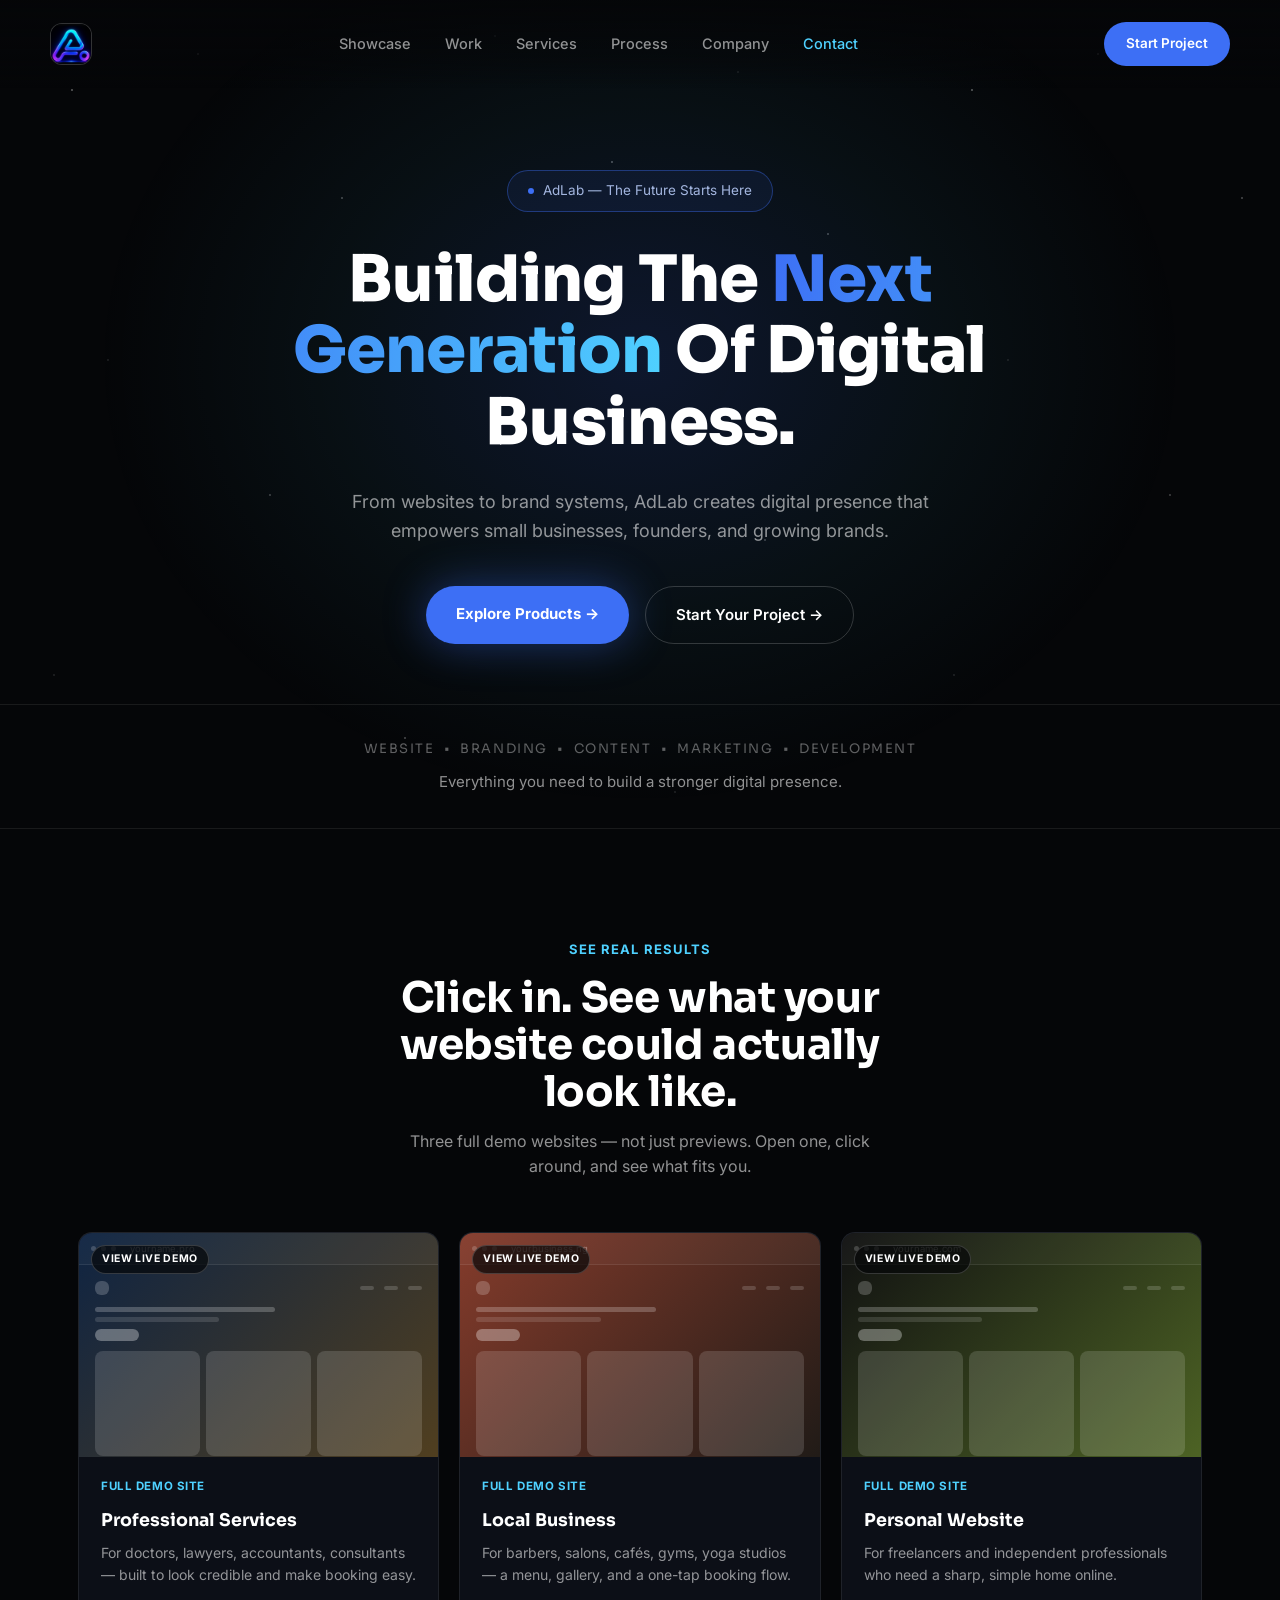
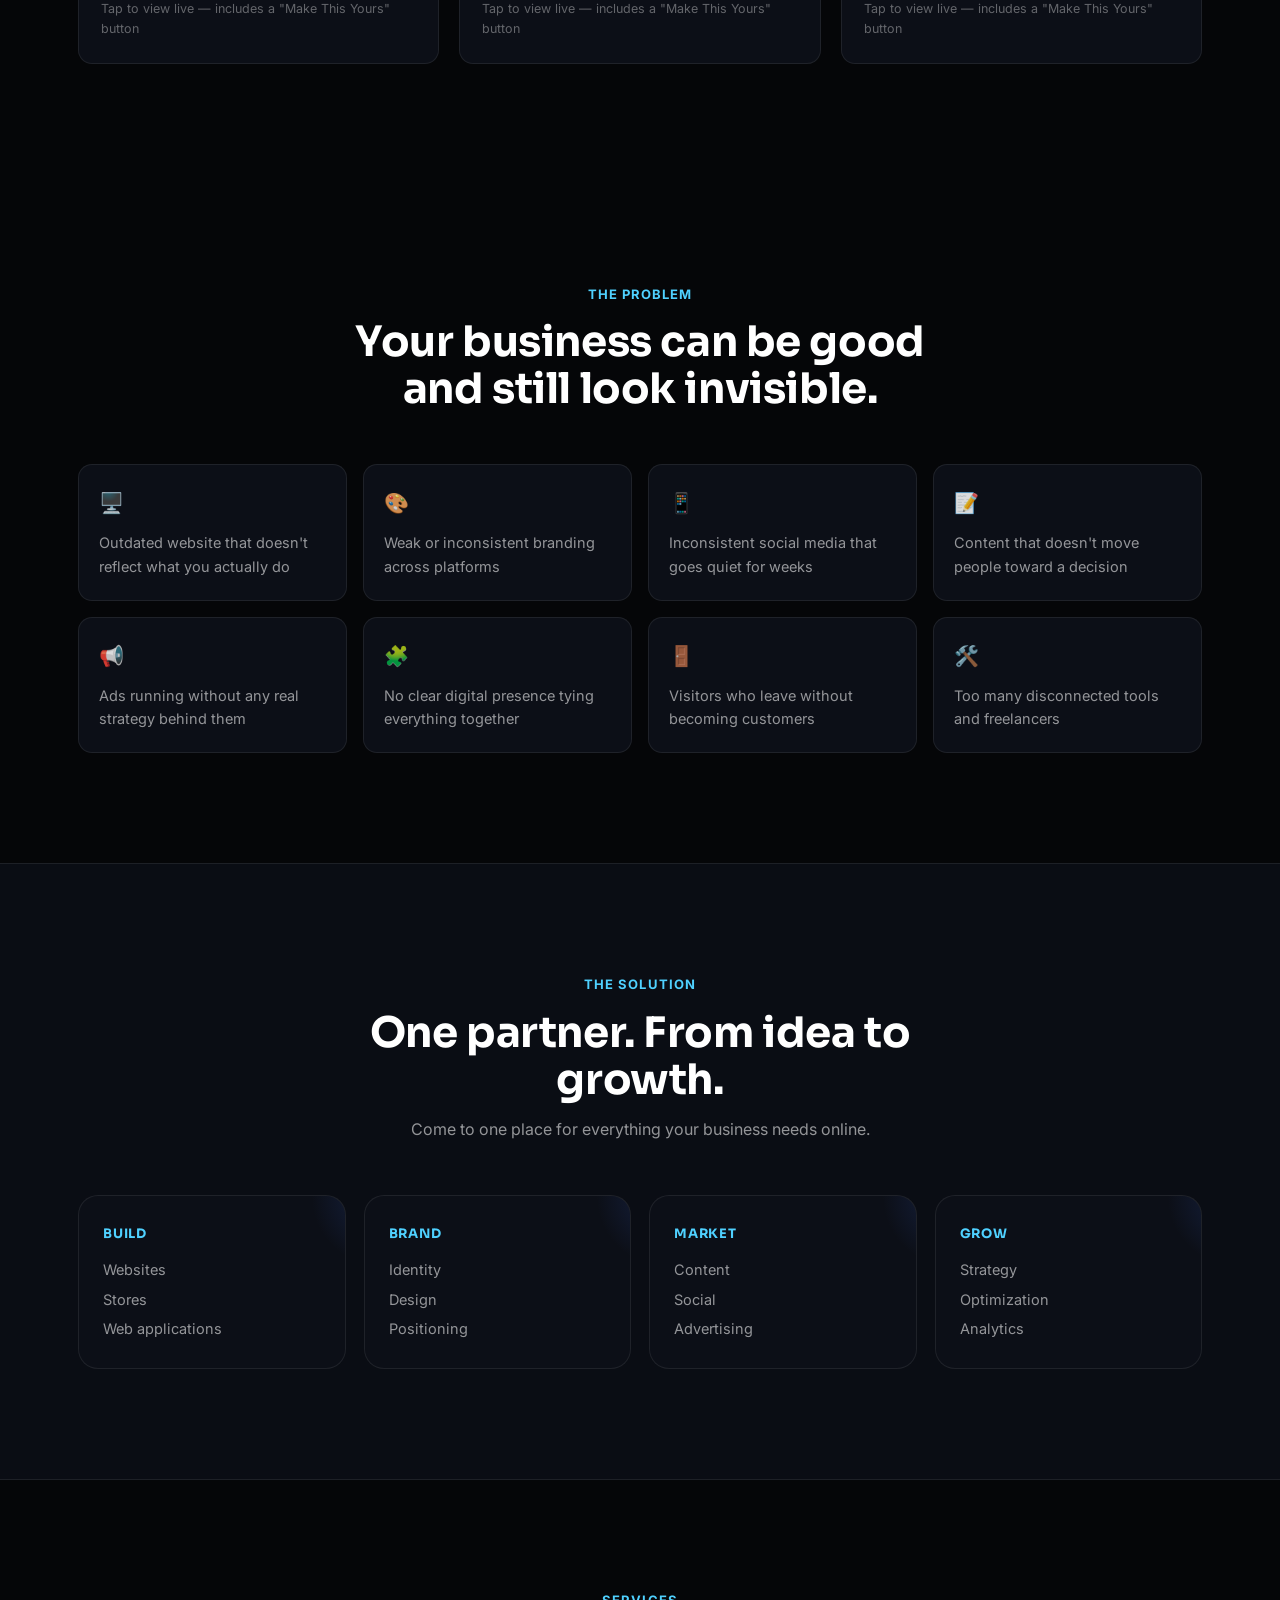
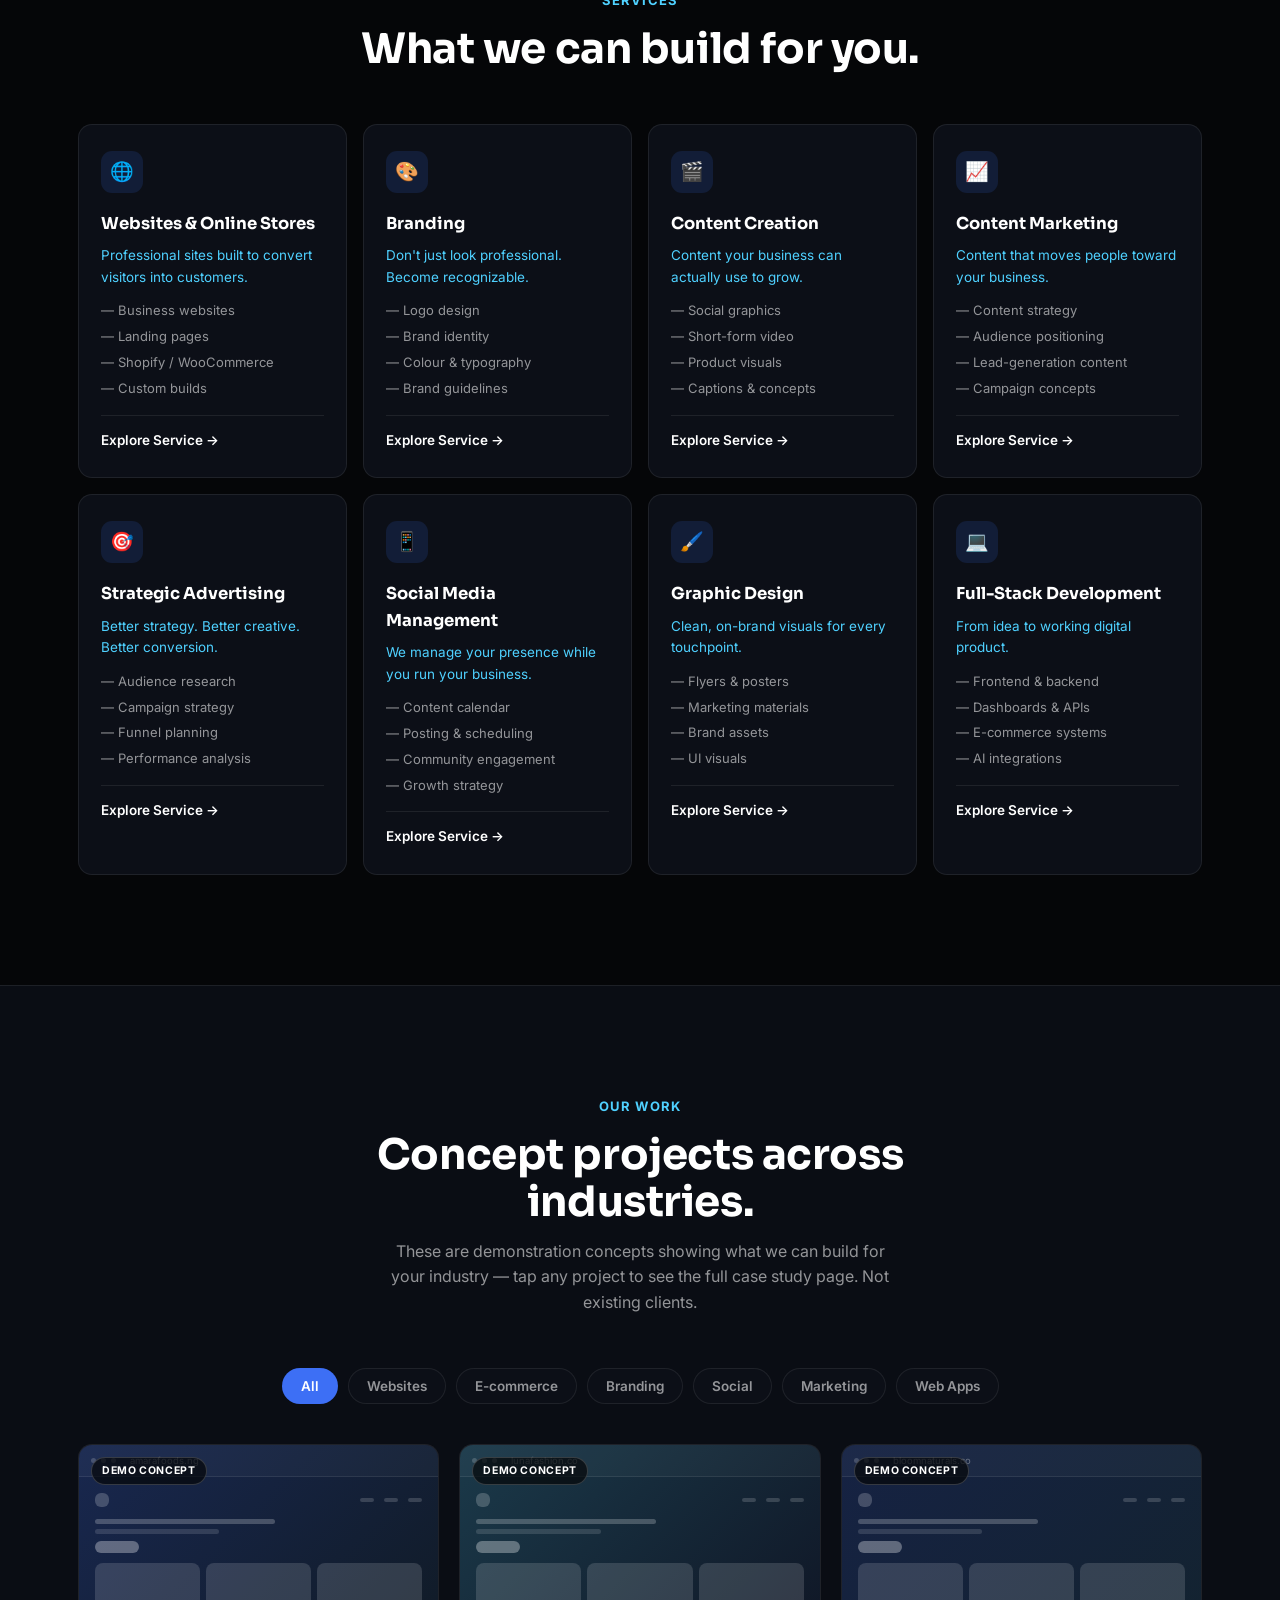
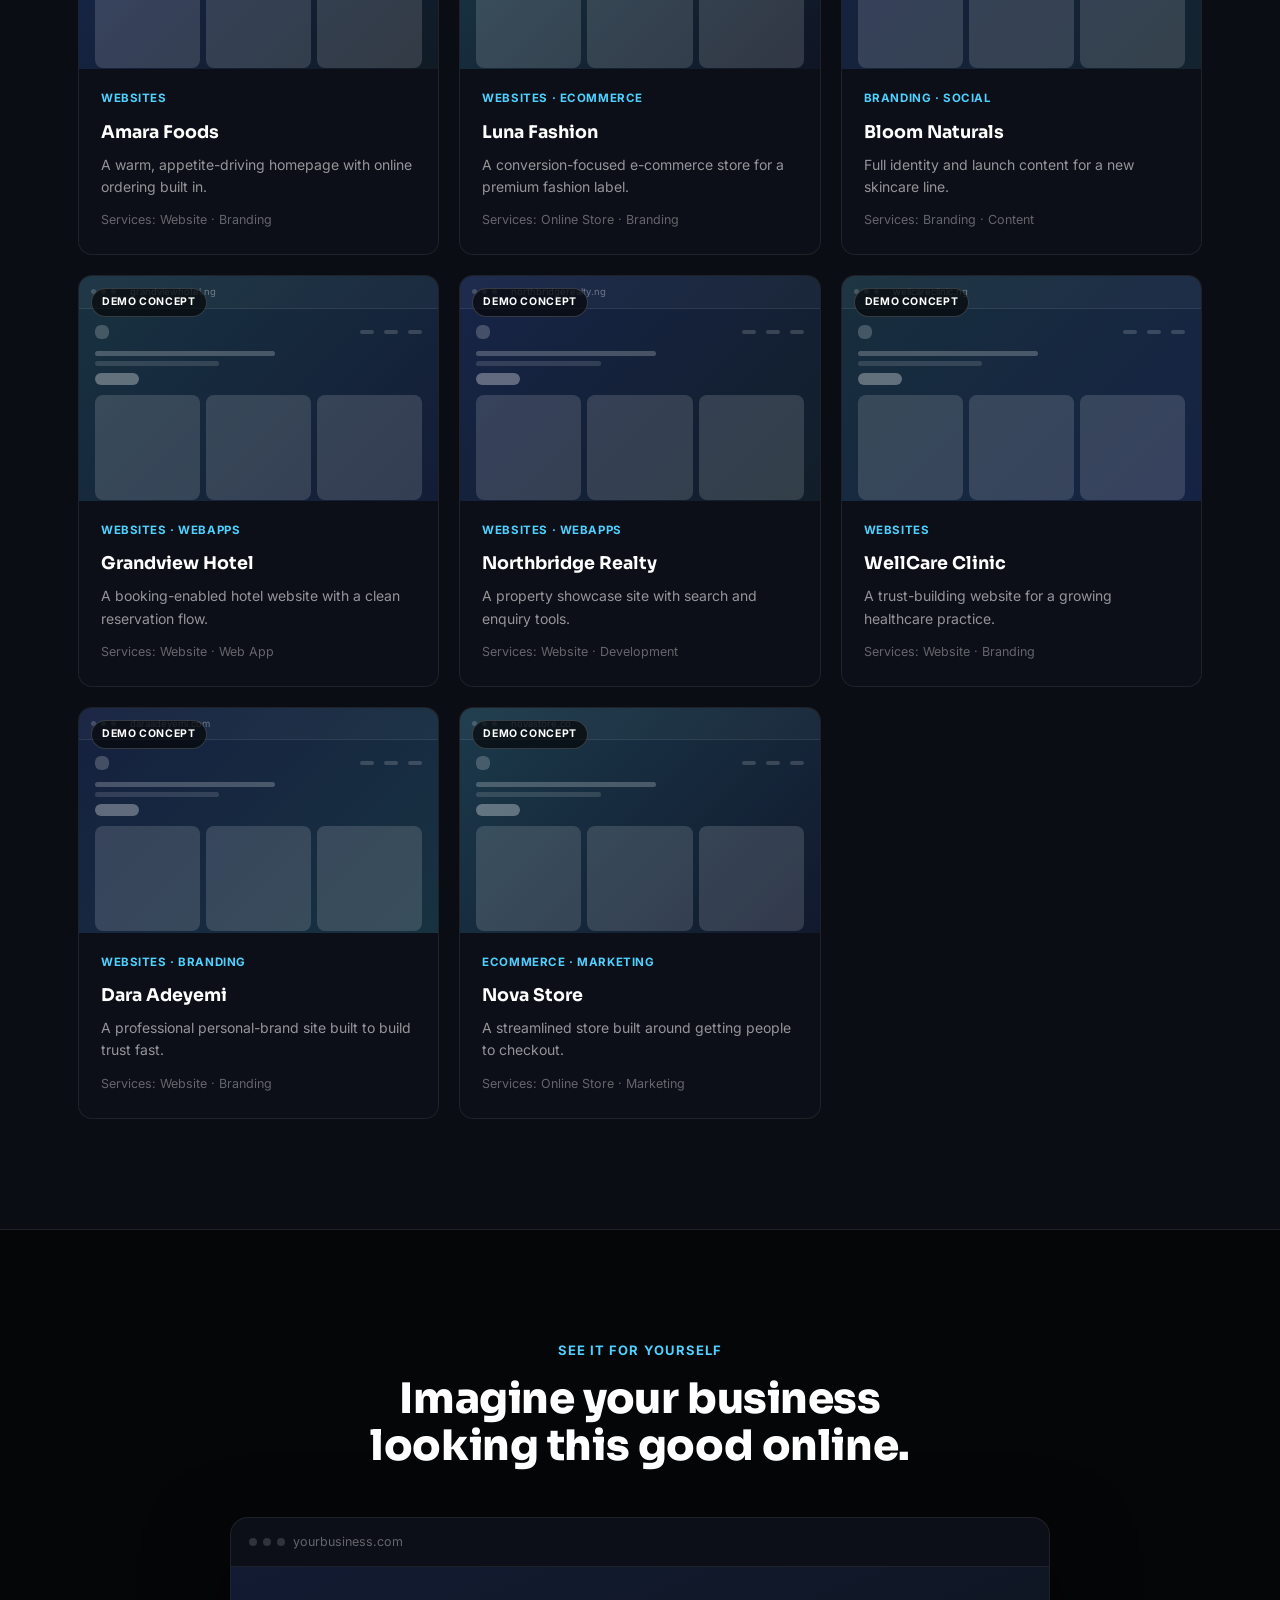
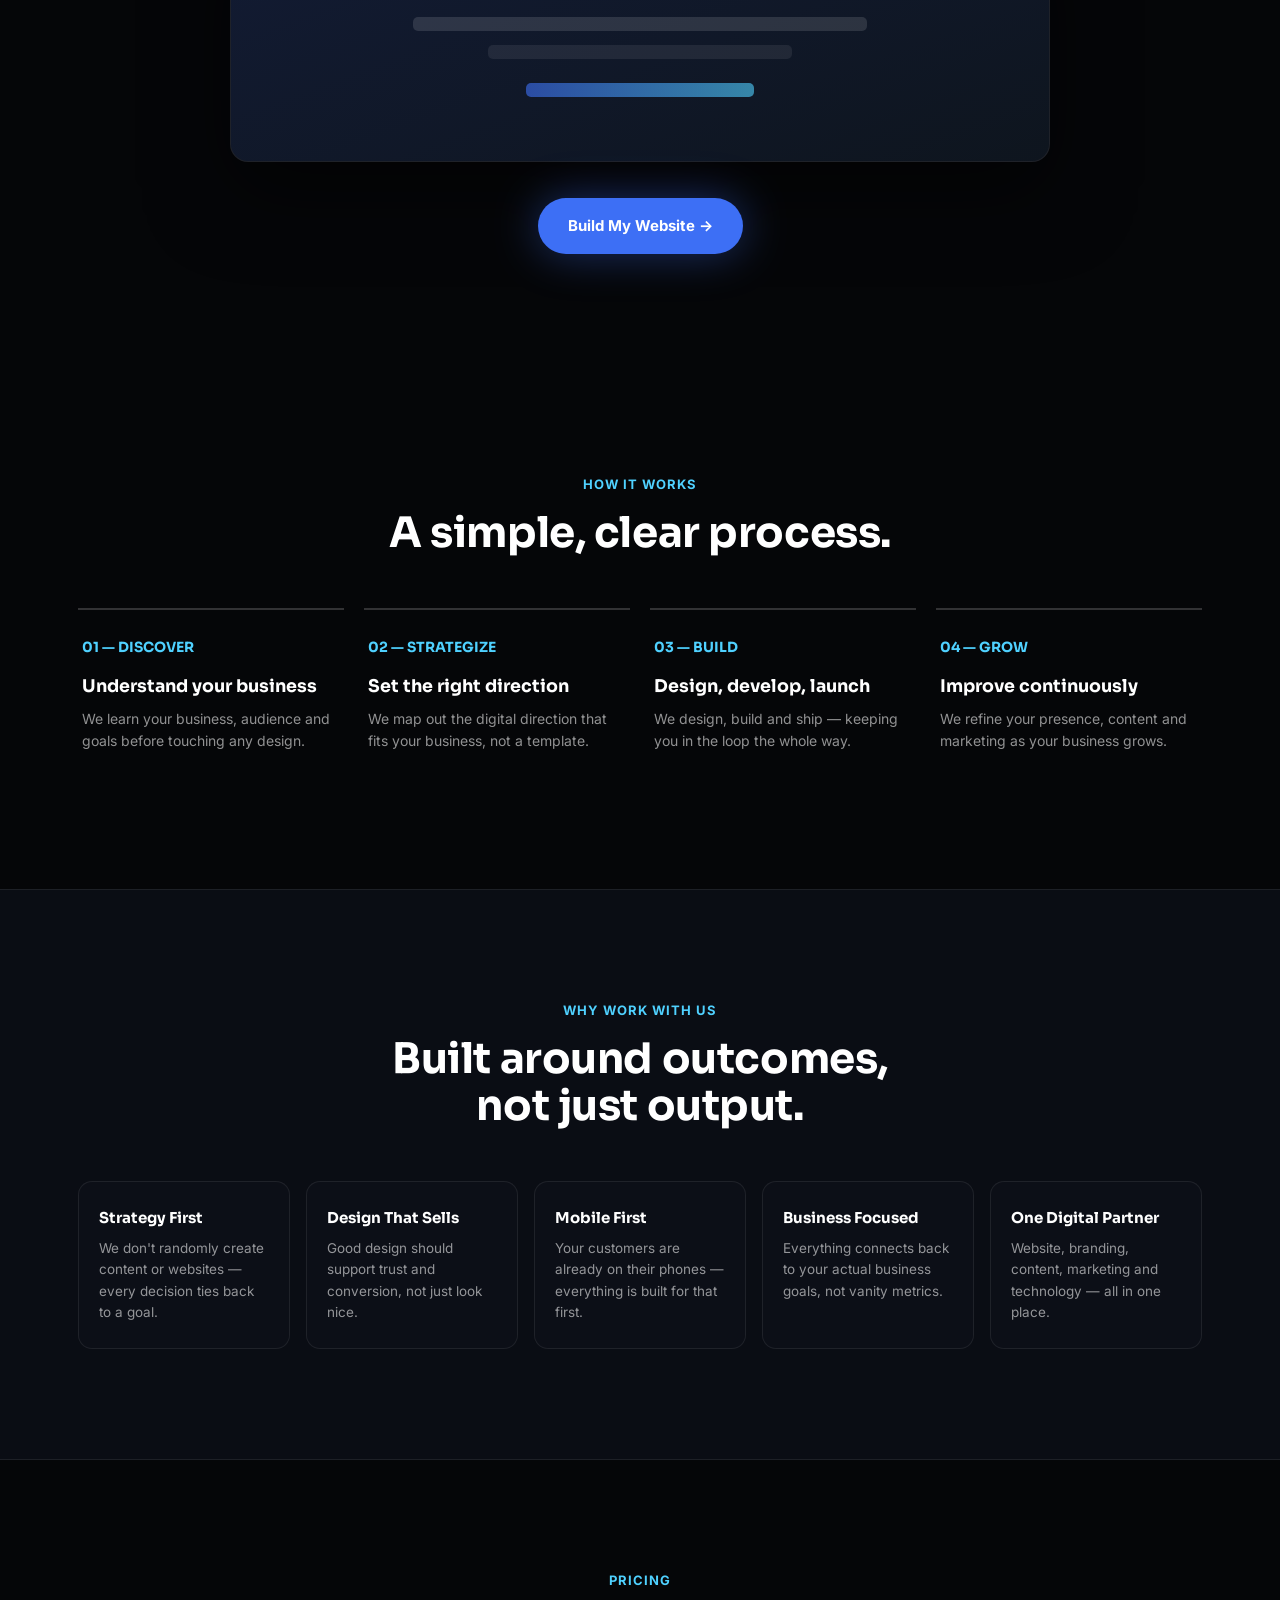
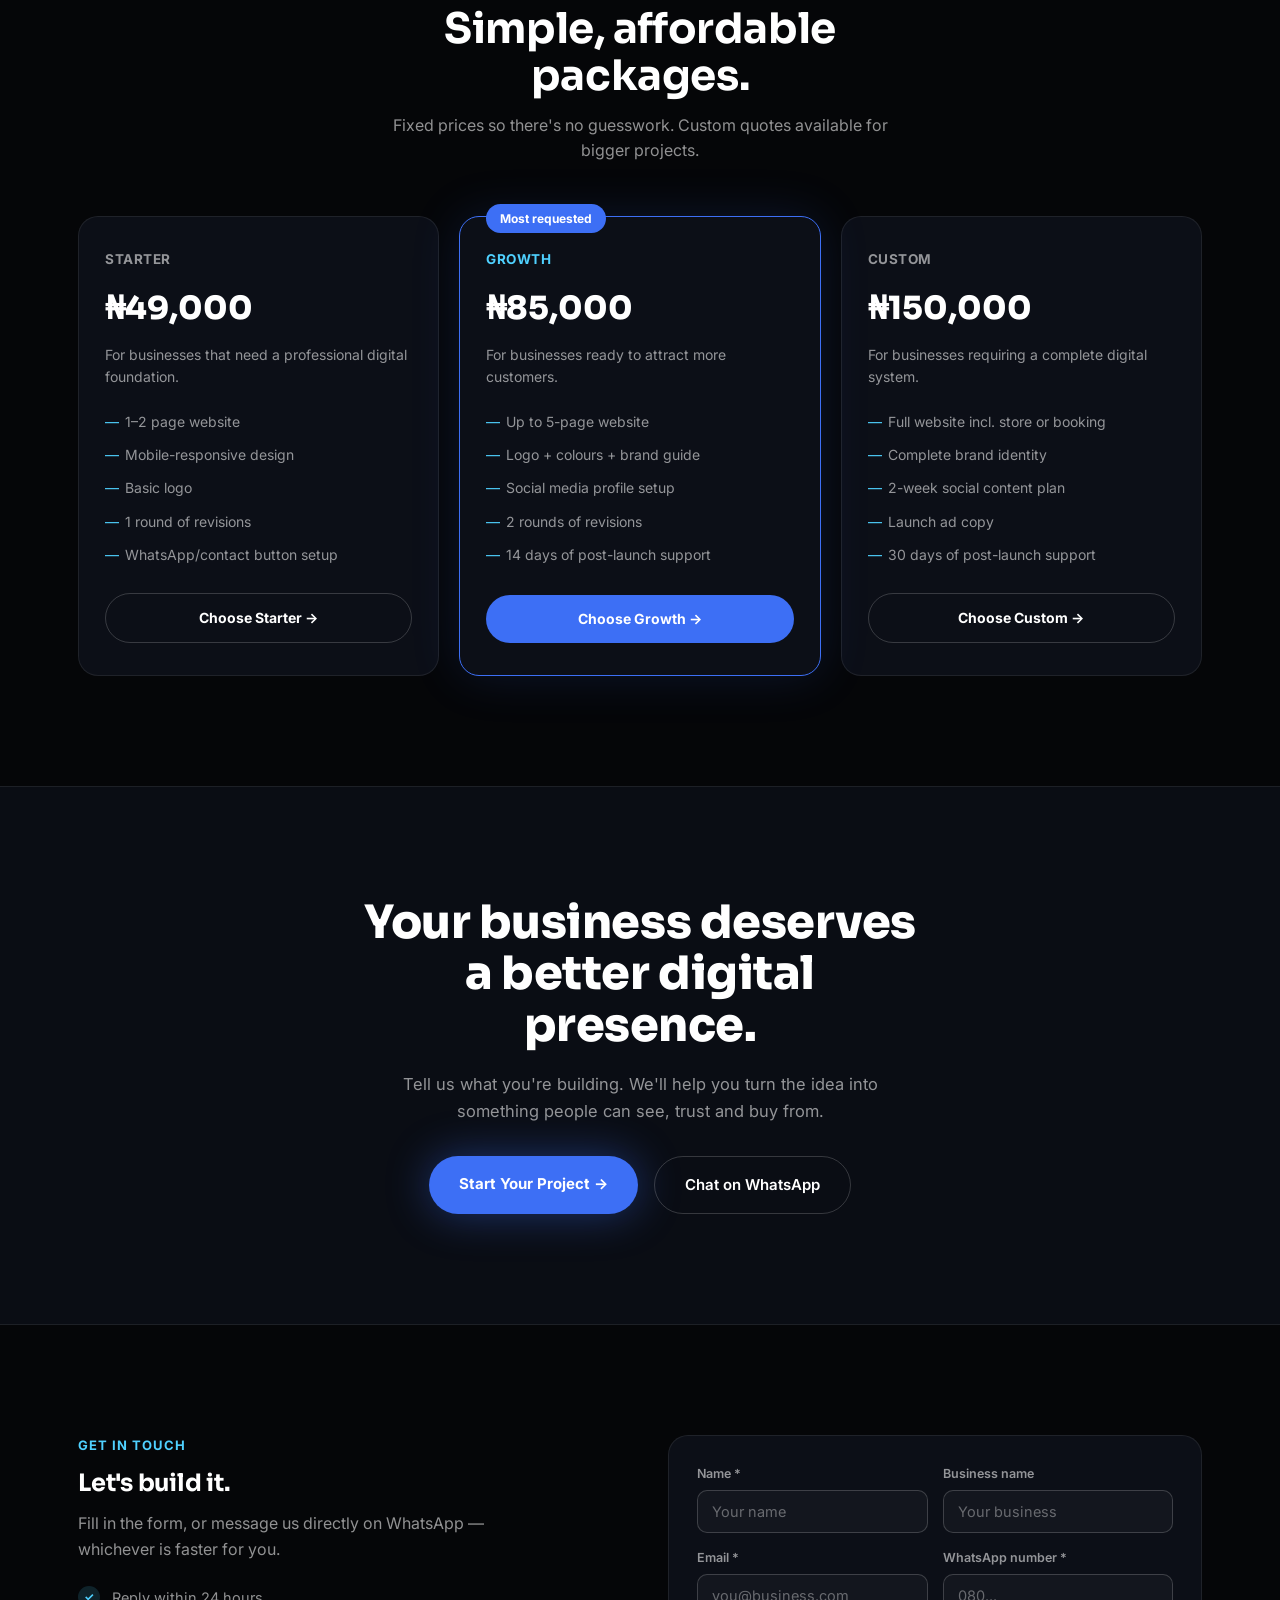
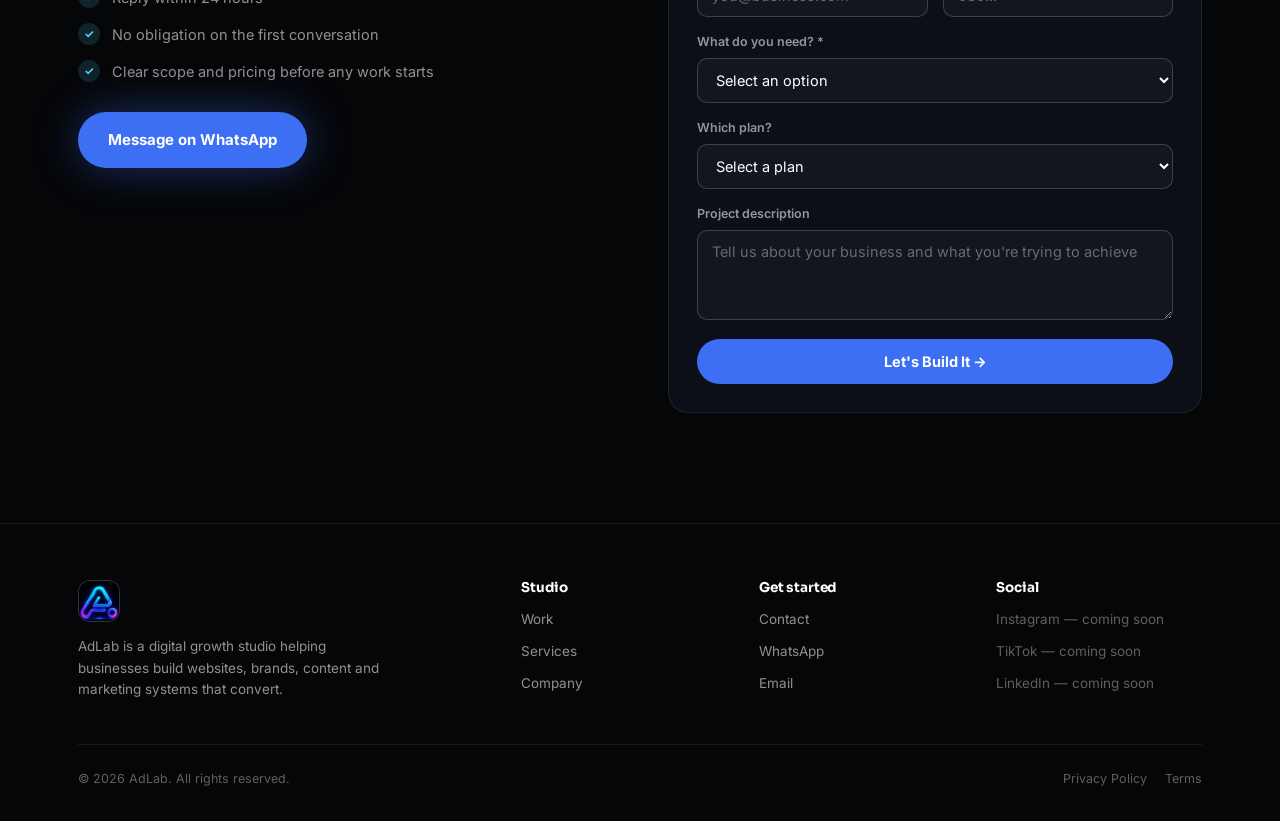
<file: index.html>
<!DOCTYPE html>
<html lang="en">
<head>
<meta charset="UTF-8">
<meta name="viewport" content="width=device-width, initial-scale=1.0">
<title>AdLab — Websites, Branding &amp; Digital Growth</title>
<meta name="description" content="AdLab builds websites, brands, content and digital growth systems that help businesses look better, reach more customers and grow online.">
<link rel="stylesheet" href="style.css">
<link rel="icon" type="image/png" href="logo.png">
</head>
<body>

<header>
  <nav>
    <a href="index.html" class="brand" aria-label="AdLab home">
      <span class="logo"><img src="logo.png" alt="AdLab logo" style="width:100%;height:100%;object-fit:cover;border-radius:8px;"></span>
    </a>
    <div class="navlinks" id="desktopLinks">
      <a href="index.html#showcase" data-sec="showcase">Showcase</a>
      <a href="index.html#work" data-sec="work">Work</a>
      <a href="index.html#services" data-sec="services">Services</a>
      <a href="index.html#process" data-sec="process">Process</a>
      <a href="index.html#why" data-sec="why">Company</a>
      <a href="index.html#contact" data-sec="contact">Contact</a>
    </div>
    <a href="index.html#contact" class="nav-cta">Start Project</a>
    <button class="navtoggle" id="navtoggle" aria-label="Open menu">☰</button>
  </nav>
</header>

<div class="drawer" id="drawer">
  <div class="drawer-top">
    <a href="index.html" class="brand" aria-label="AdLab home">
      <span class="logo"><img src="logo.png" alt="AdLab logo" style="width:100%;height:100%;object-fit:cover;border-radius:8px;"></span>
    </a>
    <button class="drawer-close" id="drawerClose" aria-label="Close menu">✕</button>
  </div>
  <div class="drawer-links" id="drawerLinks">
    <a href="index.html#showcase" data-sec="showcase">Showcase</a>
    <a href="index.html#work" data-sec="work">Work</a>
    <a href="index.html#services" data-sec="services">Services</a>
    <a href="index.html#process" data-sec="process">Process</a>
    <a href="index.html#why" data-sec="why">Company</a>
    <a href="index.html#contact" data-sec="contact">Contact</a>
  </div>
  <div class="drawer-spacer"></div>
  <a href="index.html#contact" class="drawer-cta">Get Started</a>
</div>

<main id="top">

<!-- HERO -->
<section class="hero">
  <div class="wrap hero-inner">
    <div class="eyebrow-pill"><span class="dot"></span>AdLab — The Future Starts Here</div>
    <h1>Building The <span class="grad-text">Next Generation</span> Of Digital Business.</h1>
    <p class="hero-sub">From websites to brand systems, AdLab creates digital presence that empowers small businesses, founders, and growing brands.</p>
    <div class="hero-cta-row">
      <a href="index.html#showcase" class="btn-primary">Explore Products →</a>
      <a href="index.html#contact" class="btn-ghost">Start Your Project →</a>
    </div>
  </div>
</section>

<div class="trust-strip">
  <div class="wrap">
    <div class="trust-services">Website &nbsp;•&nbsp; Branding &nbsp;•&nbsp; Content &nbsp;•&nbsp; Marketing &nbsp;•&nbsp; Development</div>
    <p class="trust-line">Everything you need to build a stronger digital presence.</p>
  </div>
</div>

<section id="showcase">
  <div class="wrap">
    <div class="sec-head">
      <div class="eyebrow">See real results</div>
      <h2>Click in. See what your website could actually look like.</h2>
      <p>Three full demo websites — not just previews. Open one, click around, and see what fits you.</p>
    </div>
    <div class="work-grid" id="showcaseGrid"></div>
  </div>
</section>

<section id="problem">
  <div class="wrap">
    <div class="sec-head">
      <div class="eyebrow">The problem</div>
      <h2>Your business can be good and still look invisible.</h2>
    </div>
    <div class="problem-grid">
      <div class="problem-card"><div class="p-icon">🖥️</div><p>Outdated website that doesn't reflect what you actually do</p></div>
      <div class="problem-card"><div class="p-icon">🎨</div><p>Weak or inconsistent branding across platforms</p></div>
      <div class="problem-card"><div class="p-icon">📱</div><p>Inconsistent social media that goes quiet for weeks</p></div>
      <div class="problem-card"><div class="p-icon">📝</div><p>Content that doesn't move people toward a decision</p></div>
      <div class="problem-card"><div class="p-icon">📢</div><p>Ads running without any real strategy behind them</p></div>
      <div class="problem-card"><div class="p-icon">🧩</div><p>No clear digital presence tying everything together</p></div>
      <div class="problem-card"><div class="p-icon">🚪</div><p>Visitors who leave without becoming customers</p></div>
      <div class="problem-card"><div class="p-icon">🛠️</div><p>Too many disconnected tools and freelancers</p></div>
    </div>
  </div>
</section>

<section id="solution" style="background:var(--bg2); border-top:1px solid var(--border); border-bottom:1px solid var(--border);">
  <div class="wrap">
    <div class="sec-head">
      <div class="eyebrow">The solution</div>
      <h2>One partner. From idea to growth.</h2>
      <p>Come to one place for everything your business needs online.</p>
    </div>
    <div class="solution-grid">
      <div class="sol-card"><div class="sol-tag">BUILD</div><ul class="sol-items"><li>Websites</li><li>Stores</li><li>Web applications</li></ul></div>
      <div class="sol-card"><div class="sol-tag">BRAND</div><ul class="sol-items"><li>Identity</li><li>Design</li><li>Positioning</li></ul></div>
      <div class="sol-card"><div class="sol-tag">MARKET</div><ul class="sol-items"><li>Content</li><li>Social</li><li>Advertising</li></ul></div>
      <div class="sol-card"><div class="sol-tag">GROW</div><ul class="sol-items"><li>Strategy</li><li>Optimization</li><li>Analytics</li></ul></div>
    </div>
  </div>
</section>

<section id="services">
  <div class="wrap">
    <div class="sec-head">
      <div class="eyebrow">Services</div>
      <h2>What we can build for you.</h2>
    </div>
    <div class="svc-grid" id="servicesGrid"></div>
  </div>
</section>

<section id="work" style="background:var(--bg2); border-top:1px solid var(--border); border-bottom:1px solid var(--border);">
  <div class="wrap">
    <div class="sec-head">
      <div class="eyebrow">Our work</div>
      <h2>Concept projects across industries.</h2>
      <p>These are demonstration concepts showing what we can build for your industry — tap any project to see the full case study page. Not existing clients.</p>
    </div>
    <div class="filter-row" id="filterRow"></div>
    <div class="work-grid" id="workGrid"></div>
  </div>
</section>

<section class="imagine">
  <div class="wrap">
    <div class="eyebrow">See it for yourself</div>
    <h2 style="font-size:clamp(28px,4vw,42px); max-width:20ch; margin:0 auto; font-weight:800;">Imagine your business looking this good online.</h2>
    <div class="imagine-mock">
      <div class="imagine-topbar"><div class="dots"><span></span><span></span><span></span></div><span>yourbusiness.com</span></div>
      <div class="imagine-body">
        <div class="il" style="width:60%;"></div>
        <div class="il" style="width:40%; opacity:0.6;"></div>
        <div class="il" style="width:30%; background:var(--grad); opacity:0.6; margin-top:24px;"></div>
      </div>
    </div>
    <div style="margin-top:36px;"><a href="index.html#contact" class="btn-primary">Build My Website →</a></div>
  </div>
</section>

<section id="process">
  <div class="wrap">
    <div class="sec-head">
      <div class="eyebrow">How it works</div>
      <h2>A simple, clear process.</h2>
    </div>
    <div class="process-row">
      <div class="proc-card"><div class="proc-num">01 — DISCOVER</div><div class="proc-title">Understand your business</div><div class="proc-desc">We learn your business, audience and goals before touching any design.</div></div>
      <div class="proc-card"><div class="proc-num">02 — STRATEGIZE</div><div class="proc-title">Set the right direction</div><div class="proc-desc">We map out the digital direction that fits your business, not a template.</div></div>
      <div class="proc-card"><div class="proc-num">03 — BUILD</div><div class="proc-title">Design, develop, launch</div><div class="proc-desc">We design, build and ship — keeping you in the loop the whole way.</div></div>
      <div class="proc-card"><div class="proc-num">04 — GROW</div><div class="proc-title">Improve continuously</div><div class="proc-desc">We refine your presence, content and marketing as your business grows.</div></div>
    </div>
  </div>
</section>

<section id="why" style="background:var(--bg2); border-top:1px solid var(--border); border-bottom:1px solid var(--border);">
  <div class="wrap">
    <div class="sec-head">
      <div class="eyebrow">Why work with us</div>
      <h2>Built around outcomes, not just output.</h2>
    </div>
    <div class="why-grid">
      <div class="why-card"><div class="why-title">Strategy First</div><div class="why-desc">We don't randomly create content or websites — every decision ties back to a goal.</div></div>
      <div class="why-card"><div class="why-title">Design That Sells</div><div class="why-desc">Good design should support trust and conversion, not just look nice.</div></div>
      <div class="why-card"><div class="why-title">Mobile First</div><div class="why-desc">Your customers are already on their phones — everything is built for that first.</div></div>
      <div class="why-card"><div class="why-title">Business Focused</div><div class="why-desc">Everything connects back to your actual business goals, not vanity metrics.</div></div>
      <div class="why-card"><div class="why-title">One Digital Partner</div><div class="why-desc">Website, branding, content, marketing and technology — all in one place.</div></div>
    </div>
  </div>
</section>

<!-- PACKAGES -->
<section id="packages">
  <div class="wrap">
    <div class="sec-head">
      <div class="eyebrow">Pricing</div>
      <h2>Simple, affordable packages.</h2>
      <p>Fixed prices so there's no guesswork. Custom quotes available for bigger projects.</p>
    </div>
    <div class="pkg-grid">
      <div class="pkg-card">
        <div class="pkg-tier">Starter</div>
        <div class="pkg-amt">₦49,000</div>
        <p class="pkg-desc">For businesses that need a professional digital foundation.</p>
        <ul class="pkg-feat">
          <li>1–2 page website</li>
          <li>Mobile-responsive design</li>
          <li>Basic logo</li>
          <li>1 round of revisions</li>
          <li>WhatsApp/contact button setup</li>
        </ul>
        <a href="index.html#contact" class="pkg-cta">Choose Starter →</a>
      </div>
      <div class="pkg-card featured">
        <div class="pkg-badge">Most requested</div>
        <div class="pkg-tier">Growth</div>
        <div class="pkg-amt">₦85,000</div>
        <p class="pkg-desc">For businesses ready to attract more customers.</p>
        <ul class="pkg-feat">
          <li>Up to 5-page website</li>
          <li>Logo + colours + brand guide</li>
          <li>Social media profile setup</li>
          <li>2 rounds of revisions</li>
          <li>14 days of post-launch support</li>
        </ul>
        <a href="index.html#contact" class="pkg-cta">Choose Growth →</a>
      </div>
      <div class="pkg-card">
        <div class="pkg-tier">Custom</div>
        <div class="pkg-amt">₦150,000</div>
        <p class="pkg-desc">For businesses requiring a complete digital system.</p>
        <ul class="pkg-feat">
          <li>Full website incl. store or booking</li>
          <li>Complete brand identity</li>
          <li>2-week social content plan</li>
          <li>Launch ad copy</li>
          <li>30 days of post-launch support</li>
        </ul>
        <a href="index.html#contact" class="pkg-cta">Choose Custom →</a>
      </div>
    </div>
  </div>
</section>

<section class="closing" style="background:var(--bg2); border-top:1px solid var(--border); border-bottom:1px solid var(--border);">
  <div class="wrap">
    <h2>Your business deserves a better digital presence.</h2>
    <p>Tell us what you're building. We'll help you turn the idea into something people can see, trust and buy from.</p>
    <div class="hero-cta-row" style="margin-top:32px;">
      <a href="index.html#contact" class="btn-primary">Start Your Project →</a>
      <a href="#" target="_blank" rel="noopener" class="btn-ghost" data-wa-link>Chat on WhatsApp</a>
    </div>
  </div>
</section>

<section id="contact">
  <div class="wrap contact-grid">
    <div class="contact-left">
      <div class="eyebrow">Get in touch</div>
      <h2>Let's build it.</h2>
      <p style="margin-top:14px; color:var(--muted); max-width:44ch;">Fill in the form, or message us directly on WhatsApp — whichever is faster for you.</p>
      <ul class="contact-list">
        <li><span class="ico">✓</span> Reply within 24 hours</li>
        <li><span class="ico">✓</span> No obligation on the first conversation</li>
        <li><span class="ico">✓</span> Clear scope and pricing before any work starts</li>
      </ul>
      <div style="margin-top:28px;"><a href="#" target="_blank" rel="noopener" class="btn-primary" data-wa-link>Message on WhatsApp</a></div>
    </div>

    <form id="contactForm" novalidate>
      <div class="form-row">
        <div class="field"><label for="cf-name">Name *</label><input id="cf-name" type="text" placeholder="Your name" required><div class="err-msg">Please enter your name.</div></div>
        <div class="field"><label for="cf-business">Business name</label><input id="cf-business" type="text" placeholder="Your business"></div>
      </div>
      <div class="form-row">
        <div class="field"><label for="cf-email">Email *</label><input id="cf-email" type="email" placeholder="you@business.com" required><div class="err-msg">Please enter a valid email.</div></div>
        <div class="field"><label for="cf-whatsapp">WhatsApp number *</label><input id="cf-whatsapp" type="tel" placeholder="080..." required><div class="err-msg">Please enter a phone number.</div></div>
      </div>
      <div class="field">
        <label for="cf-need">What do you need? *</label>
        <select id="cf-need" required>
          <option value="">Select an option</option>
          <option>Website</option><option>Online Store</option><option>Branding</option>
          <option>Content Creation</option><option>Content Marketing</option><option>Advertising</option>
          <option>Social Media Management</option><option>Graphic Design</option><option>Full-Stack Development</option><option>Other</option>
        </select>
      </div>
      <div class="field">
        <label for="cf-budget">Which plan?</label>
        <select id="cf-budget">
          <option value="">Select a plan</option>
          <option>Starter — ₦49,000</option>
          <option>Growth — ₦85,000</option>
          <option>Custom — ₦150,000</option>
          <option>Not sure yet</option>
        </select>
      </div>
      <div class="field"><label for="cf-desc">Project description</label><textarea id="cf-desc" placeholder="Tell us about your business and what you're trying to achieve"></textarea></div>
      <button type="submit" class="submit-btn">Let's Build It →</button>
      <div class="form-status" id="formStatus"></div>
    </form>
  </div>
</section>

</main>

<footer>
  <div class="wrap">
    <div class="foot-grid">
      <div>
        <div class="brand">
          <span class="logo"><img src="logo.png" alt="AdLab logo" style="width:100%;height:100%;object-fit:cover;border-radius:8px;"></span>
        </div>
        <p class="foot-brand-desc">AdLab is a digital growth studio helping businesses build websites, brands, content and marketing systems that convert.</p>
      </div>
      <div class="foot-col"><h4>Studio</h4><a href="index.html#work">Work</a><a href="index.html#services">Services</a><a href="index.html#why">Company</a></div>
      <div class="foot-col"><h4>Get started</h4><a href="index.html#contact">Contact</a><a href="#" target="_blank" rel="noopener" data-wa-link>WhatsApp</a><a href="mailto:hello@adlab.com.ng">Email</a></div>
      <div class="foot-col"><h4>Social</h4><span class="foot-disabled">Instagram — coming soon</span><span class="foot-disabled">TikTok — coming soon</span><span class="foot-disabled">LinkedIn — coming soon</span></div>
    </div>
    <div class="foot-bottom">
      <div>© <span id="year"></span> AdLab. All rights reserved.</div>
      <div><a href="privacy.html">Privacy Policy</a><a href="terms.html">Terms</a></div>
    </div>
  </div>
</footer>

<a href="#" target="_blank" rel="noopener" class="wa-float" aria-label="Chat on WhatsApp" data-wa-link>💬</a>

<script src="main.js"></script>
<script>
  // showcase — 3 real, fully clickable demo websites
  const SHOWCASES = [
    { href:'demo-professional.html', title:'Professional Services', description:'For doctors, lawyers, accountants, consultants — built to look credible and make booking easy.', gradient:'linear-gradient(135deg, rgba(15,38,71,0.9), rgba(182,134,44,0.4))', domain:'yourname.pro' },
    { href:'demo-business.html', title:'Local Business', description:'For barbers, salons, cafés, gyms, yoga studios — a menu, gallery, and a one-tap booking flow.', gradient:'linear-gradient(135deg, rgba(232,96,60,0.55), rgba(36,29,23,0.85))', domain:'yourbusiness.ng' },
    { href:'demo-personal.html', title:'Personal Website', description:'For freelancers and independent professionals who need a sharp, simple home online.', gradient:'linear-gradient(135deg, rgba(17,17,17,0.9), rgba(198,255,61,0.35))', domain:'yourname.com' }
  ];
  document.getElementById('showcaseGrid').innerHTML = SHOWCASES.map(s => `
    <a class="work-card" href="${s.href}">
      <div class="work-thumb">
        <span class="demo-badge">View Live Demo</span>
        <div class="site-mockup sm-small" style="background:${s.gradient};">
          <div class="sm-topbar"><div class="sm-dots"><span></span><span></span><span></span></div><span class="sm-url">${s.domain}</span></div>
          <div class="sm-body">
            <div class="sm-nav-row"><div class="sm-logo-chip"></div><div class="sm-nav-links"><span></span><span></span><span></span></div></div>
            <div class="sm-hero"><div class="sm-line" style="width:55%;"></div><div class="sm-line dim" style="width:38%;"></div><div class="sm-btn"></div></div>
            <div class="sm-grid3"><div></div><div></div><div></div></div>
          </div>
        </div>
      </div>
      <div class="work-body">
        <div class="work-industry">Full Demo Site</div>
        <div class="work-title">${s.title}</div>
        <div class="work-desc">${s.description}</div>
        <div class="work-services">Tap to view live — includes a "Make This Yours" button</div>
      </div>
    </a>
  `).join('');
</script>
<script>
  // services data
  const SERVICES = [
    { icon:'🌐', name:'Websites & Online Stores', value:'Professional sites built to convert visitors into customers.', caps:['Business websites','Landing pages','Shopify / WooCommerce','Custom builds'] },
    { icon:'🎨', name:'Branding', value:"Don't just look professional. Become recognizable.", caps:['Logo design','Brand identity','Colour & typography','Brand guidelines'] },
    { icon:'🎬', name:'Content Creation', value:'Content your business can actually use to grow.', caps:['Social graphics','Short-form video','Product visuals','Captions & concepts'] },
    { icon:'📈', name:'Content Marketing', value:'Content that moves people toward your business.', caps:['Content strategy','Audience positioning','Lead-generation content','Campaign concepts'] },
    { icon:'🎯', name:'Strategic Advertising', value:'Better strategy. Better creative. Better conversion.', caps:['Audience research','Campaign strategy','Funnel planning','Performance analysis'] },
    { icon:'📱', name:'Social Media Management', value:'We manage your presence while you run your business.', caps:['Content calendar','Posting & scheduling','Community engagement','Growth strategy'] },
    { icon:'🖌️', name:'Graphic Design', value:'Clean, on-brand visuals for every touchpoint.', caps:['Flyers & posters','Marketing materials','Brand assets','UI visuals'] },
    { icon:'💻', name:'Full-Stack Development', value:'From idea to working digital product.', caps:['Frontend & backend','Dashboards & APIs','E-commerce systems','AI integrations'] }
  ];
  document.getElementById('servicesGrid').innerHTML = SERVICES.map(s => `
    <div class="svc-card">
      <div class="svc-icon">${s.icon}</div>
      <div class="svc-name">${s.name}</div>
      <div class="svc-value">${s.value}</div>
      <ul class="svc-caps">${s.caps.map(c => `<li>${c}</li>`).join('')}</ul>
      <a href="index.html#contact" class="svc-link">Explore Service →</a>
    </div>
  `).join('');

  // portfolio data — each project links to its own case study page
  const PROJECTS = [
    { slug:'project-amara-foods', title:'Amara Foods', category:['websites'], industry:'Restaurant', description:'A warm, appetite-driving homepage with online ordering built in.', services:'Website · Branding', gradient:'linear-gradient(135deg, rgba(61,111,245,0.25), rgba(79,209,255,0.06))', domain:'amarafoods.ng' },
    { slug:'project-luna-fashion', title:'Luna Fashion', category:['websites','ecommerce'], industry:'Fashion', description:'A conversion-focused e-commerce store for a premium fashion label.', services:'Online Store · Branding', gradient:'linear-gradient(135deg, rgba(79,209,255,0.22), rgba(61,111,245,0.06))', domain:'lunafashion.co' },
    { slug:'project-bloom-naturals', title:'Bloom Naturals', category:['branding','social'], industry:'Beauty', description:'Full identity and launch content for a new skincare line.', services:'Branding · Content', gradient:'linear-gradient(135deg, rgba(61,111,245,0.2), rgba(79,209,255,0.1))', domain:'bloomnaturals.co' },
    { slug:'project-grandview-hotel', title:'Grandview Hotel', category:['websites','webapps'], industry:'Hospitality', description:'A booking-enabled hotel website with a clean reservation flow.', services:'Website · Web App', gradient:'linear-gradient(135deg, rgba(79,209,255,0.18), rgba(61,111,245,0.14))', domain:'grandviewhotel.ng' },
    { slug:'project-northbridge-realty', title:'Northbridge Realty', category:['websites','webapps'], industry:'Real Estate', description:'A property showcase site with search and enquiry tools.', services:'Website · Development', gradient:'linear-gradient(135deg, rgba(61,111,245,0.22), rgba(79,209,255,0.08))', domain:'northbridgerealty.ng' },
    { slug:'project-wellcare-clinic', title:'WellCare Clinic', category:['websites'], industry:'Healthcare', description:'A trust-building website for a growing healthcare practice.', services:'Website · Branding', gradient:'linear-gradient(135deg, rgba(79,209,255,0.16), rgba(61,111,245,0.2))', domain:'wellcareclinic.ng' },
    { slug:'project-dara-personal-brand', title:'Dara Adeyemi', category:['websites','branding'], industry:'Personal Brand', description:'A professional personal-brand site built to build trust fast.', services:'Website · Branding', gradient:'linear-gradient(135deg, rgba(61,111,245,0.18), rgba(79,209,255,0.18))', domain:'daraadeyemi.com' },
    { slug:'project-nova-store', title:'Nova Store', category:['ecommerce','marketing'], industry:'E-commerce', description:'A streamlined store built around getting people to checkout.', services:'Online Store · Marketing', gradient:'linear-gradient(135deg, rgba(79,209,255,0.22), rgba(61,111,245,0.1))', domain:'novastore.co' }
  ];
  const FILTERS = ['All','Websites','E-commerce','Branding','Social','Marketing','Web Apps'];
  const filterRow = document.getElementById('filterRow');
  filterRow.innerHTML = FILTERS.map((f,i) => `<button class="filter-btn${i===0?' active':''}" data-cat="${f.toLowerCase().replace(/[^a-z]/g,'')}">${f}</button>`).join('');

  const workGrid = document.getElementById('workGrid');
  function renderProjects(){
    workGrid.innerHTML = PROJECTS.map(p => `
      <a class="work-card" data-cats="${p.category.join(' ')}" href="${p.slug}.html">
        <div class="work-thumb">
          <span class="demo-badge">Demo Concept</span>
          <div class="site-mockup sm-small" style="background:${p.gradient};">
            <div class="sm-topbar">
              <div class="sm-dots"><span></span><span></span><span></span></div>
              <span class="sm-url">${p.domain}</span>
            </div>
            <div class="sm-body">
              <div class="sm-nav-row">
                <div class="sm-logo-chip"></div>
                <div class="sm-nav-links"><span></span><span></span><span></span></div>
              </div>
              <div class="sm-hero">
                <div class="sm-line" style="width:55%;"></div>
                <div class="sm-line dim" style="width:38%;"></div>
                <div class="sm-btn"></div>
              </div>
              <div class="sm-grid3"><div></div><div></div><div></div></div>
            </div>
          </div>
        </div>
        <div class="work-body">
          <div class="work-industry">${p.category.join(' · ')}</div>
          <div class="work-title">${p.title}</div>
          <div class="work-desc">${p.description}</div>
          <div class="work-services">Services: ${p.services}</div>
        </div>
      </a>
    `).join('');
  }
  renderProjects();

  filterRow.addEventListener('click', (e) => {
    const btn = e.target.closest('.filter-btn');
    if (!btn) return;
    filterRow.querySelectorAll('.filter-btn').forEach(b => b.classList.remove('active'));
    btn.classList.add('active');
    const cat = btn.dataset.cat;
    document.querySelectorAll('.work-card').forEach(card => {
      card.classList.toggle('hidden', !(cat === 'all' || card.dataset.cats.includes(cat)));
    });
  });

  // contact form
  const form = document.getElementById('contactForm');
  const status = document.getElementById('formStatus');
  form.addEventListener('submit', function(e){
    e.preventDefault();
    let valid = true;
    const requiredFields = [
      { el: document.getElementById('cf-name'), check: v => v.trim().length > 0 },
      { el: document.getElementById('cf-email'), check: v => /^[^\s@]+@[^\s@]+\.[^\s@]+$/.test(v) },
      { el: document.getElementById('cf-whatsapp'), check: v => v.trim().length >= 7 },
      { el: document.getElementById('cf-need'), check: v => v.trim().length > 0 }
    ];
    requiredFields.forEach(f => {
      const ok = f.check(f.el.value);
      const errEl = f.el.parentElement.querySelector('.err-msg');
      if (!ok) { valid = false; f.el.classList.add('invalid'); if (errEl) errEl.style.display = 'block'; }
      else { f.el.classList.remove('invalid'); if (errEl) errEl.style.display = 'none'; }
    });
    if (!valid) return;
    status.style.display = 'block';
    status.innerHTML = `Thanks — this form isn't wired to a server yet, so nothing was sent automatically. Please tap "Message on WhatsApp" above to send these details directly, or connect this form to an email/service backend (e.g. Formspree).`;
  });
</script>

</body>
</html>
</file>
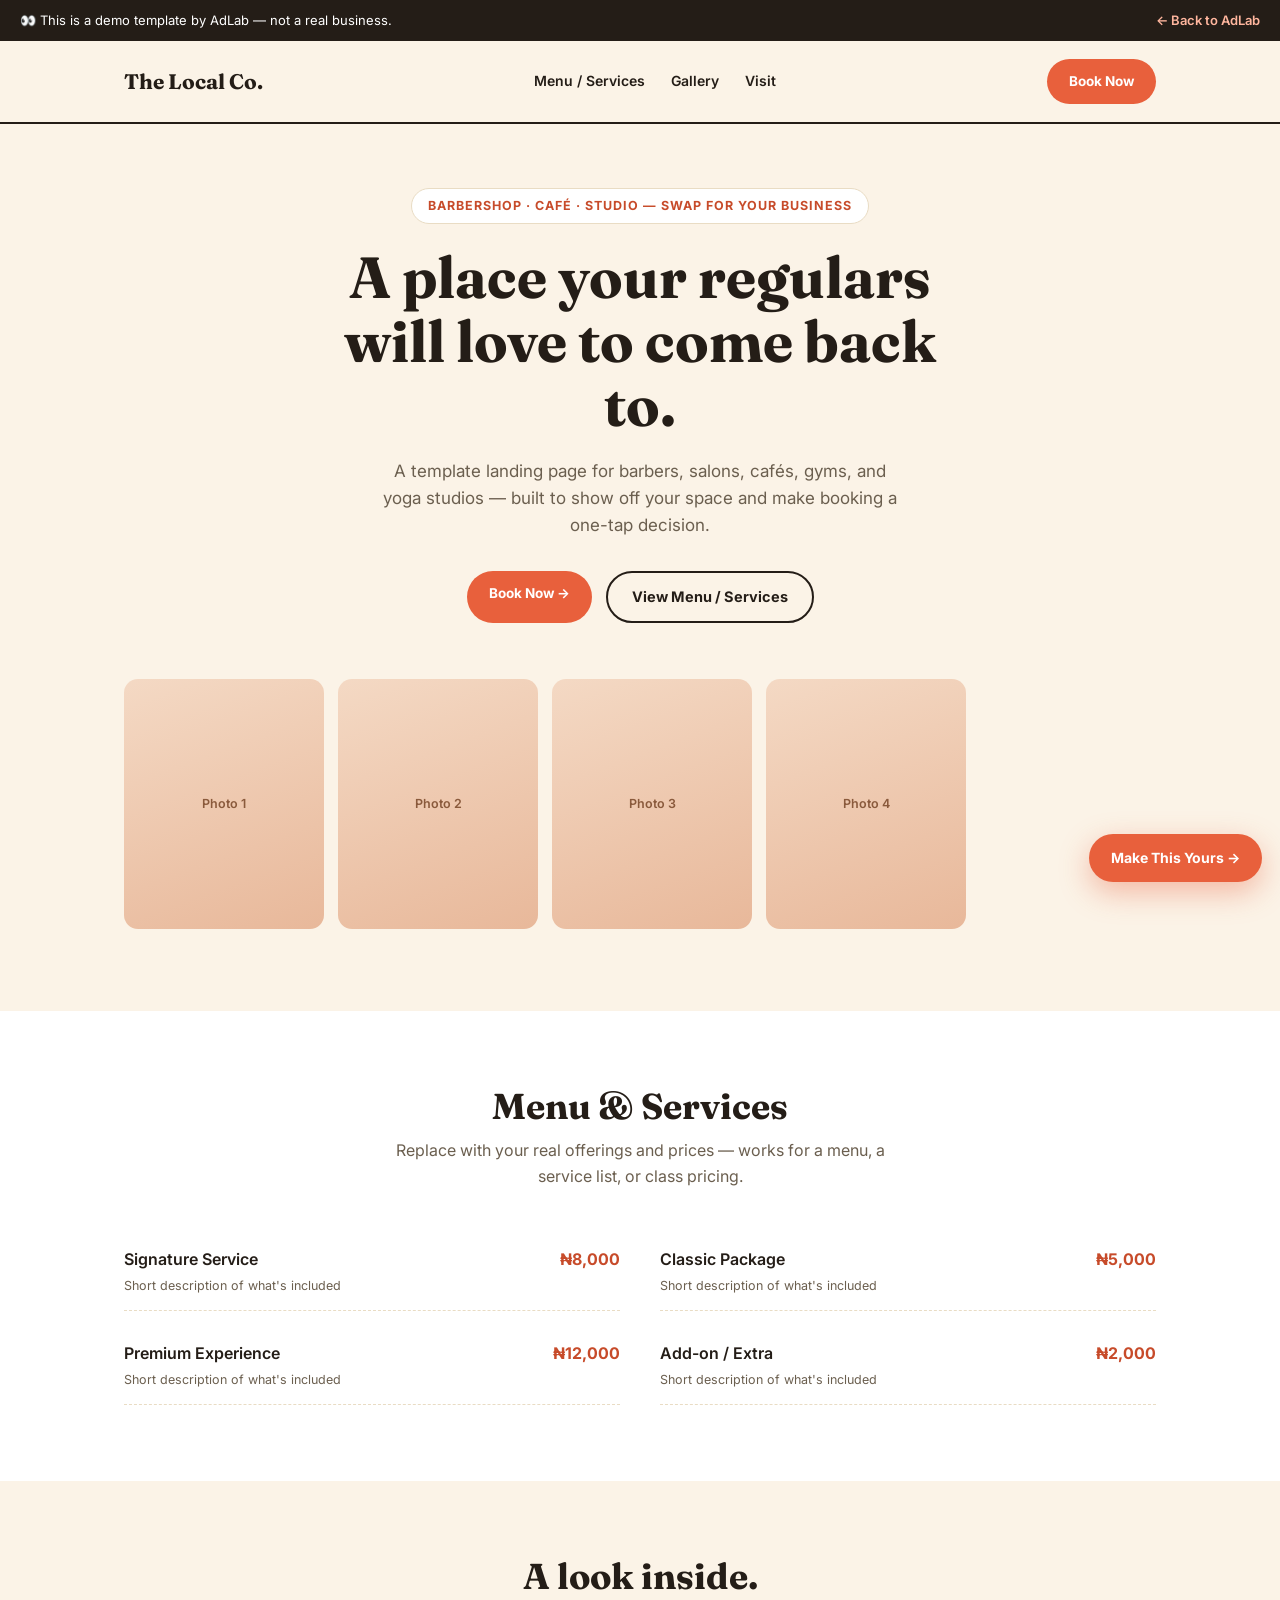
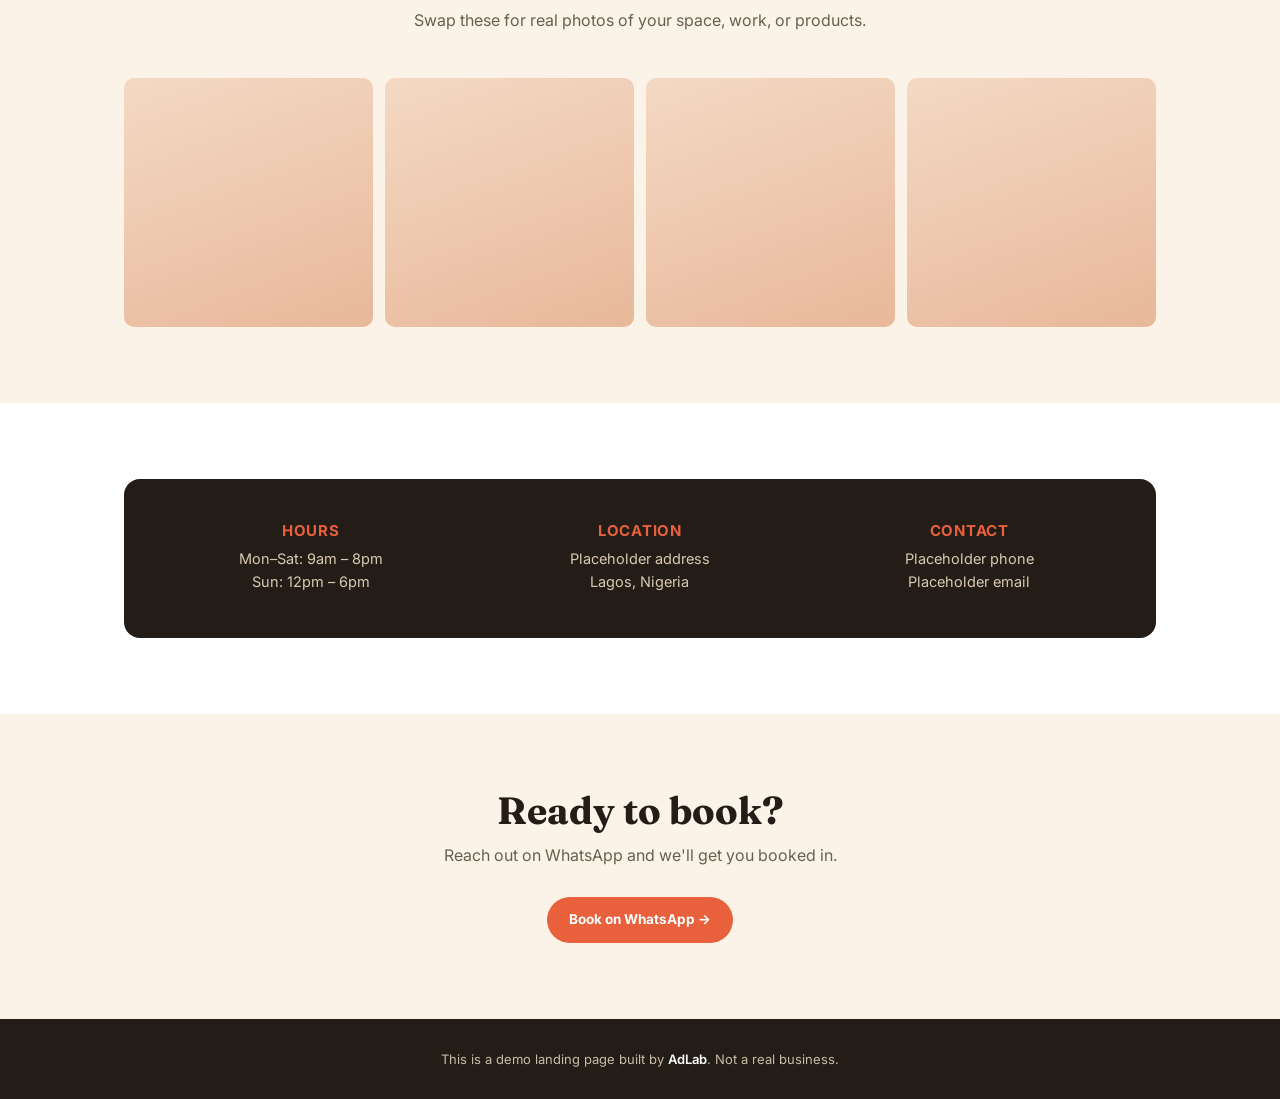
<file: demo-business.html>
<!DOCTYPE html>
<html lang="en">
<head>
<meta charset="UTF-8">
<meta name="viewport" content="width=device-width, initial-scale=1.0">
<title>Demo: Local Business Website — AdLab</title>
<meta name="description" content="A demo landing page template for barbers, salons, cafes, gyms and yoga studios — built by AdLab.">
<link rel="icon" type="image/png" href="logo.png">
<style>
  @import url('https://fonts.googleapis.com/css2?family=Fraunces:wght@600;700&family=Inter:wght@400;500;600;700&display=swap');
  :root{
    --cream:#fbf3e7; --charcoal:#241d17; --coral:#e8603c; --coral-deep:#c74b2a; --line:#e9dcc4; --muted:#6b5f4f;
  }
  *{box-sizing:border-box; margin:0; padding:0;}
  html{scroll-behavior:smooth;}
  body{ background:var(--cream); color:var(--charcoal); font-family:'Inter',sans-serif; line-height:1.6;}
  h1,h2,h3{ font-family:'Fraunces',serif; font-weight:700; line-height:1.1;}
  a{color:inherit;}
  .wrap{max-width:1080px; margin:0 auto; padding:0 24px;}
  section{padding:76px 0;}
  @media (max-width:720px){ section{padding:50px 0;} }

  .demo-bar{ background:var(--charcoal); color:#fff; font-size:13px; padding:10px 20px; display:flex; justify-content:space-between; align-items:center; gap:12px; flex-wrap:wrap;}
  .demo-bar a{ color:#ffb69e; text-decoration:none; font-weight:600;}

  header{ background:var(--cream); border-bottom:2px solid var(--charcoal); position:sticky; top:0; z-index:50;}
  nav{ max-width:1080px; margin:0 auto; padding:18px 24px; display:flex; justify-content:space-between; align-items:center;}
  .brand{ font-family:'Fraunces',serif; font-weight:700; font-size:21px; text-decoration:none;}
  .navlinks{ display:flex; gap:26px; font-size:14px; font-weight:600;}
  .navlinks a{ text-decoration:none; color:var(--charcoal);}
  .cta-btn{ background:var(--coral); color:#fff; padding:12px 22px; border-radius:999px; font-weight:700; font-size:13.5px; text-decoration:none;}
  @media (max-width:760px){ .navlinks{display:none;} }

  .hero{ text-align:center; padding-top:64px;}
  .eyebrow{ display:inline-block; font-size:12.5px; font-weight:700; color:var(--coral-deep); text-transform:uppercase; letter-spacing:0.08em; background:#fff; border:1px solid var(--line); border-radius:999px; padding:7px 16px; margin-bottom:22px;}
  .hero h1{ font-size:clamp(34px,6vw,58px); max-width:16ch; margin:0 auto;}
  .hero p{ margin-top:20px; color:var(--muted); font-size:17px; max-width:48ch; margin-left:auto; margin-right:auto;}
  .hero-cta{ display:flex; gap:14px; margin-top:32px; flex-wrap:wrap; justify-content:center;}
  .btn-outline{ border:2px solid var(--charcoal); color:var(--charcoal); padding:12px 24px; border-radius:999px; text-decoration:none; font-weight:700; font-size:14.5px;}

  .hero-strip{ display:flex; gap:14px; margin-top:56px; overflow-x:auto; padding-bottom:6px;}
  .hero-strip div{ flex:0 0 200px; aspect-ratio:4/5; border-radius:14px; background:linear-gradient(160deg,#f4d9c4,#e8b89a); display:flex; align-items:center; justify-content:center; font-size:12.5px; color:#8a5a3c; font-weight:600;}

  .sec-head{ text-align:center; margin-bottom:44px;}
  .sec-head h2{ font-size:clamp(26px,3.4vw,36px);}
  .sec-head p{ color:var(--muted); margin-top:12px; max-width:52ch; margin-left:auto; margin-right:auto;}

  .menu-grid{ display:grid; grid-template-columns:repeat(2,1fr); gap:16px 40px;}
  @media (max-width:640px){ .menu-grid{grid-template-columns:1fr;} }
  .menu-item{ display:flex; justify-content:space-between; gap:14px; padding:14px 0; border-bottom:1px dashed var(--line);}
  .menu-item .name{ font-weight:600;}
  .menu-item .desc{ font-size:12.5px; color:var(--muted); margin-top:3px;}
  .menu-item .price{ font-weight:700; color:var(--coral-deep); white-space:nowrap;}

  .gallery-grid{ display:grid; grid-template-columns:repeat(4,1fr); gap:12px;}
  @media (max-width:760px){ .gallery-grid{grid-template-columns:repeat(2,1fr);} }
  .gallery-grid div{ aspect-ratio:1; border-radius:10px; background:linear-gradient(160deg,#f4d9c4,#e8b89a);}

  .info-band{ background:var(--charcoal); color:#f3e6d6; border-radius:16px; padding:44px 36px; display:grid; grid-template-columns:repeat(3,1fr); gap:28px; text-align:center;}
  @media (max-width:720px){ .info-band{grid-template-columns:1fr;} }
  .info-band h3{ font-size:15px; color:var(--coral); margin-bottom:8px; font-family:'Inter',sans-serif; text-transform:uppercase; letter-spacing:0.05em;}
  .info-band p{ font-size:14.5px; color:#d8c9b3;}

  .contact-band{ text-align:center;}
  .contact-band h2{ font-size:clamp(26px,3.6vw,38px);}
  .contact-band p{ color:var(--muted); margin-top:12px; max-width:44ch; margin-left:auto; margin-right:auto;}
  .contact-cta-row{ display:flex; gap:14px; justify-content:center; margin-top:28px; flex-wrap:wrap;}

  footer{ background:var(--charcoal); color:#c9bba5; padding:30px 0; font-size:13px; text-align:center;}
  footer a{ color:#fff; text-decoration:none; font-weight:600;}

  .sticky-cta{ position:fixed; bottom:18px; right:18px; z-index:80; background:var(--coral); color:#fff; padding:13px 22px; border-radius:999px; font-weight:700; font-size:14px; text-decoration:none; box-shadow:0 10px 30px rgba(232,96,60,0.4);}
  @media (max-width:600px){ .sticky-cta{left:18px; right:18px; text-align:center;} }
</style>
</head>
<body>

<div class="demo-bar">
  <span>👀 This is a demo template by AdLab — not a real business.</span>
  <a href="index.html">← Back to AdLab</a>
</div>

<header>
  <nav>
    <a href="#" class="brand">The Local Co.</a>
    <div class="navlinks">
      <a href="#menu">Menu / Services</a>
      <a href="#gallery">Gallery</a>
      <a href="#visit">Visit</a>
    </div>
    <a href="#" target="_blank" rel="noopener" class="cta-btn" id="waTop">Book Now</a>
  </nav>
</header>

<main>
<section class="hero">
  <div class="wrap">
    <div class="eyebrow">Barbershop · Café · Studio — swap for your business</div>
    <h1>A place your regulars will love to come back to.</h1>
    <p>A template landing page for barbers, salons, cafés, gyms, and yoga studios — built to show off your space and make booking a one-tap decision.</p>
    <div class="hero-cta">
      <a href="#" target="_blank" rel="noopener" class="cta-btn" id="waHero">Book Now →</a>
      <a href="#menu" class="btn-outline">View Menu / Services</a>
    </div>
    <div class="hero-strip">
      <div>Photo 1</div><div>Photo 2</div><div>Photo 3</div><div>Photo 4</div>
    </div>
  </div>
</section>

<section id="menu" style="background:#fff;">
  <div class="wrap">
    <div class="sec-head">
      <h2>Menu &amp; Services</h2>
      <p>Replace with your real offerings and prices — works for a menu, a service list, or class pricing.</p>
    </div>
    <div class="menu-grid">
      <div class="menu-item"><div><div class="name">Signature Service</div><div class="desc">Short description of what's included</div></div><div class="price">₦8,000</div></div>
      <div class="menu-item"><div><div class="name">Classic Package</div><div class="desc">Short description of what's included</div></div><div class="price">₦5,000</div></div>
      <div class="menu-item"><div><div class="name">Premium Experience</div><div class="desc">Short description of what's included</div></div><div class="price">₦12,000</div></div>
      <div class="menu-item"><div><div class="name">Add-on / Extra</div><div class="desc">Short description of what's included</div></div><div class="price">₦2,000</div></div>
    </div>
  </div>
</section>

<section id="gallery">
  <div class="wrap">
    <div class="sec-head">
      <h2>A look inside.</h2>
      <p>Swap these for real photos of your space, work, or products.</p>
    </div>
    <div class="gallery-grid">
      <div></div><div></div><div></div><div></div>
    </div>
  </div>
</section>

<section id="visit" style="background:#fff;">
  <div class="wrap">
    <div class="info-band">
      <div><h3>Hours</h3><p>Mon–Sat: 9am – 8pm<br>Sun: 12pm – 6pm</p></div>
      <div><h3>Location</h3><p>Placeholder address<br>Lagos, Nigeria</p></div>
      <div><h3>Contact</h3><p>Placeholder phone<br>Placeholder email</p></div>
    </div>
  </div>
</section>

<section>
  <div class="wrap">
    <div class="contact-band">
      <h2>Ready to book?</h2>
      <p>Reach out on WhatsApp and we'll get you booked in.</p>
      <div class="contact-cta-row">
        <a href="#" target="_blank" rel="noopener" class="cta-btn" id="waContact">Book on WhatsApp →</a>
      </div>
    </div>
  </div>
</section>
</main>

<footer>
  <div class="wrap">This is a demo landing page built by <a href="index.html">AdLab</a>. Not a real business.</div>
</footer>

<a href="#" target="_blank" rel="noopener" class="sticky-cta" id="waSticky">Make This Yours →</a>

<script>
  const msg = encodeURIComponent("Hi, I saw the Local Business demo website and I'd like something like this for my business.");
  const link = `https://wa.me/2349015262126?text=${msg}`;
  ['waTop','waHero','waContact','waSticky'].forEach(id => { document.getElementById(id).href = link; });
</script>
</body>
</html>
</file>
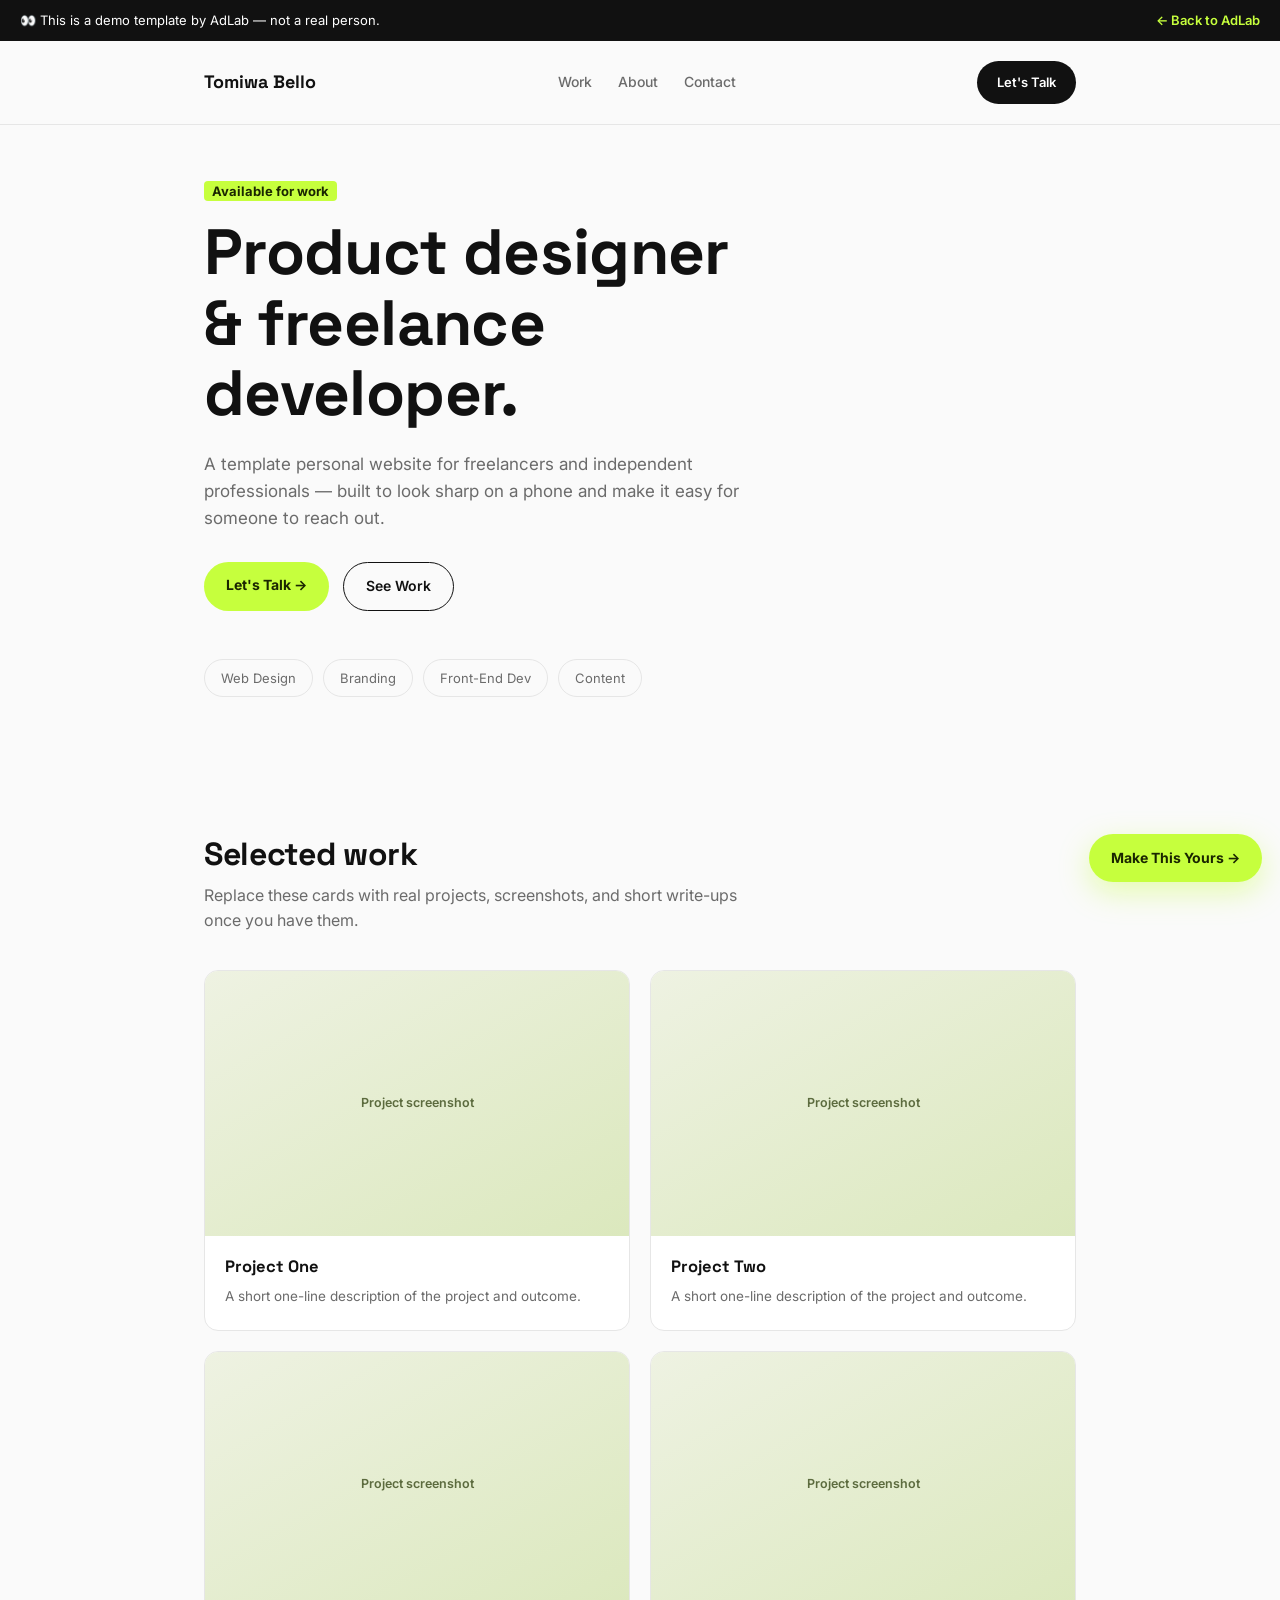
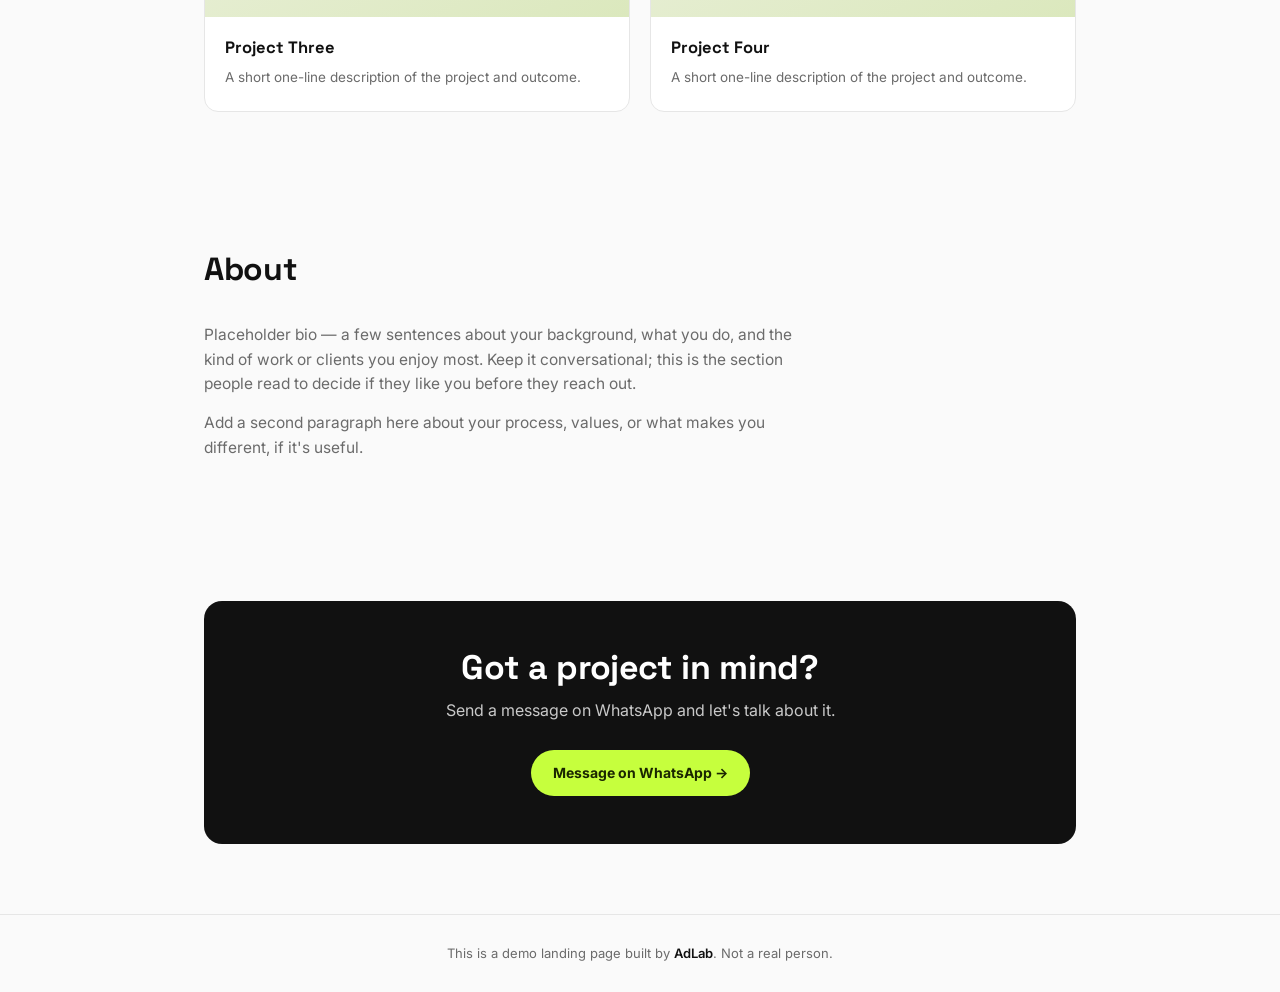
<file: demo-personal.html>
<!DOCTYPE html>
<html lang="en">
<head>
<meta charset="UTF-8">
<meta name="viewport" content="width=device-width, initial-scale=1.0">
<title>Demo: Personal Website — AdLab</title>
<meta name="description" content="A demo personal website template for freelancers — built by AdLab.">
<link rel="icon" type="image/png" href="logo.png">
<style>
  @import url('https://fonts.googleapis.com/css2?family=Space+Grotesk:wght@500;600;700&family=Inter:wght@400;500;600&display=swap');
  :root{
    --bg:#fafafa; --ink:#111111; --muted:#6b6b6b; --line:#e6e6e6; --lime:#c6ff3d; --lime-deep:#8fbf1f;
  }
  *{box-sizing:border-box; margin:0; padding:0;}
  html{scroll-behavior:smooth;}
  body{ background:var(--bg); color:var(--ink); font-family:'Inter',sans-serif; line-height:1.6;}
  h1,h2,h3{ font-family:'Space Grotesk',sans-serif; font-weight:700; line-height:1.1; letter-spacing:-0.01em;}
  a{color:inherit;}
  .wrap{max-width:920px; margin:0 auto; padding:0 24px;}
  section{padding:70px 0;}
  @media (max-width:720px){ section{padding:46px 0;} }

  .demo-bar{ background:var(--ink); color:#fff; font-size:13px; padding:10px 20px; display:flex; justify-content:space-between; align-items:center; gap:12px; flex-wrap:wrap;}
  .demo-bar a{ color:var(--lime); text-decoration:none; font-weight:600;}

  header{ border-bottom:1px solid var(--line); position:sticky; top:0; background:var(--bg); z-index:50;}
  nav{ max-width:920px; margin:0 auto; padding:20px 24px; display:flex; justify-content:space-between; align-items:center;}
  .brand{ font-family:'Space Grotesk',sans-serif; font-weight:700; font-size:18px; text-decoration:none;}
  .navlinks{ display:flex; gap:26px; font-size:14px; font-weight:500;}
  .navlinks a{ text-decoration:none; color:var(--muted);}
  .cta-btn{ background:var(--ink); color:#fff; padding:11px 20px; border-radius:999px; font-weight:600; font-size:13px; text-decoration:none;}
  @media (max-width:700px){ .navlinks{display:none;} }

  .hero{ padding-top:56px;}
  .eyebrow{ font-size:13px; color:var(--muted); margin-bottom:16px;}
  .eyebrow span{ background:var(--lime); padding:2px 8px; border-radius:4px; color:#1a2600; font-weight:700;}
  .hero h1{ font-size:clamp(34px,6.5vw,64px); max-width:14ch;}
  .hero p{ margin-top:22px; color:var(--muted); font-size:17px; max-width:52ch;}
  .hero-cta{ display:flex; gap:14px; margin-top:30px; flex-wrap:wrap;}
  .btn-outline{ border:1.5px solid var(--ink); padding:12px 22px; border-radius:999px; text-decoration:none; font-weight:600; font-size:14px;}
  .btn-lime{ background:var(--lime); color:#1a2600; padding:12px 22px; border-radius:999px; text-decoration:none; font-weight:700; font-size:14px;}

  .tags-row{ display:flex; gap:10px; flex-wrap:wrap; margin-top:48px;}
  .tag{ border:1px solid var(--line); border-radius:999px; padding:8px 16px; font-size:13px; color:var(--muted);}

  .sec-head{ margin-bottom:36px;}
  .sec-head h2{ font-size:clamp(24px,3.2vw,32px);}
  .sec-head p{ color:var(--muted); margin-top:10px; max-width:56ch;}

  .work-grid{ display:grid; grid-template-columns:repeat(2,1fr); gap:20px;}
  @media (max-width:640px){ .work-grid{grid-template-columns:1fr;} }
  .work-card{ border:1px solid var(--line); border-radius:14px; overflow:hidden; background:#fff;}
  .work-thumb{ aspect-ratio:16/10; background:linear-gradient(150deg,#eef2e2,#dbe8bd); display:flex; align-items:center; justify-content:center; font-size:12.5px; color:#5c6b3e; font-weight:600;}
  .work-body{ padding:18px 20px 22px;}
  .work-title{ font-family:'Space Grotesk',sans-serif; font-weight:700; font-size:16.5px;}
  .work-desc{ font-size:13.5px; color:var(--muted); margin-top:6px;}

  .about-block p{ color:var(--muted); font-size:15.5px; max-width:60ch; margin-top:14px;}

  .contact-band{ background:var(--ink); color:#fff; border-radius:18px; padding:48px 36px; text-align:center;}
  .contact-band h2{ font-size:clamp(24px,3.4vw,34px);}
  .contact-band p{ color:#c9c9c9; margin-top:12px; max-width:46ch; margin-left:auto; margin-right:auto;}
  .contact-cta-row{ display:flex; gap:14px; justify-content:center; margin-top:26px; flex-wrap:wrap;}

  footer{ border-top:1px solid var(--line); padding:28px 0; font-size:13px; color:var(--muted); text-align:center;}
  footer a{ color:var(--ink); text-decoration:none; font-weight:600;}

  .sticky-cta{ position:fixed; bottom:18px; right:18px; z-index:80; background:var(--lime); color:#1a2600; padding:13px 22px; border-radius:999px; font-weight:700; font-size:14px; text-decoration:none; box-shadow:0 10px 30px rgba(198,255,61,0.4);}
  @media (max-width:600px){ .sticky-cta{left:18px; right:18px; text-align:center;} }
</style>
</head>
<body>

<div class="demo-bar">
  <span>👀 This is a demo template by AdLab — not a real person.</span>
  <a href="index.html">← Back to AdLab</a>
</div>

<header>
  <nav>
    <a href="#" class="brand">Tomiwa Bello</a>
    <div class="navlinks">
      <a href="#work">Work</a>
      <a href="#about">About</a>
      <a href="#contact">Contact</a>
    </div>
    <a href="#" target="_blank" rel="noopener" class="cta-btn" id="waTop">Let's Talk</a>
  </nav>
</header>

<main>
<section class="hero">
  <div class="wrap">
    <div class="eyebrow"><span>Available for work</span></div>
    <h1>Product designer &amp; freelance developer.</h1>
    <p>A template personal website for freelancers and independent professionals — built to look sharp on a phone and make it easy for someone to reach out.</p>
    <div class="hero-cta">
      <a href="#" target="_blank" rel="noopener" class="btn-lime" id="waHero">Let's Talk →</a>
      <a href="#work" class="btn-outline">See Work</a>
    </div>
    <div class="tags-row">
      <span class="tag">Web Design</span><span class="tag">Branding</span><span class="tag">Front-End Dev</span><span class="tag">Content</span>
    </div>
  </div>
</section>

<section id="work">
  <div class="wrap">
    <div class="sec-head">
      <h2>Selected work</h2>
      <p>Replace these cards with real projects, screenshots, and short write-ups once you have them.</p>
    </div>
    <div class="work-grid">
      <div class="work-card"><div class="work-thumb">Project screenshot</div><div class="work-body"><div class="work-title">Project One</div><div class="work-desc">A short one-line description of the project and outcome.</div></div></div>
      <div class="work-card"><div class="work-thumb">Project screenshot</div><div class="work-body"><div class="work-title">Project Two</div><div class="work-desc">A short one-line description of the project and outcome.</div></div></div>
      <div class="work-card"><div class="work-thumb">Project screenshot</div><div class="work-body"><div class="work-title">Project Three</div><div class="work-desc">A short one-line description of the project and outcome.</div></div></div>
      <div class="work-card"><div class="work-thumb">Project screenshot</div><div class="work-body"><div class="work-title">Project Four</div><div class="work-desc">A short one-line description of the project and outcome.</div></div></div>
    </div>
  </div>
</section>

<section id="about" class="about-block">
  <div class="wrap">
    <div class="sec-head">
      <h2>About</h2>
    </div>
    <p>Placeholder bio — a few sentences about your background, what you do, and the kind of work or clients you enjoy most. Keep it conversational; this is the section people read to decide if they like you before they reach out.</p>
    <p>Add a second paragraph here about your process, values, or what makes you different, if it's useful.</p>
  </div>
</section>

<section id="contact">
  <div class="wrap">
    <div class="contact-band">
      <h2>Got a project in mind?</h2>
      <p>Send a message on WhatsApp and let's talk about it.</p>
      <div class="contact-cta-row">
        <a href="#" target="_blank" rel="noopener" class="btn-lime" id="waContact">Message on WhatsApp →</a>
      </div>
    </div>
  </div>
</section>
</main>

<footer>
  <div class="wrap">This is a demo landing page built by <a href="index.html">AdLab</a>. Not a real person.</div>
</footer>

<a href="#" target="_blank" rel="noopener" class="sticky-cta" id="waSticky">Make This Yours →</a>

<script>
  const msg = encodeURIComponent("Hi, I saw the Personal Website demo and I'd like something like this for myself.");
  const link = `https://wa.me/2349015262126?text=${msg}`;
  ['waTop','waHero','waContact','waSticky'].forEach(id => { document.getElementById(id).href = link; });
</script>
</body>
</html>
</file>
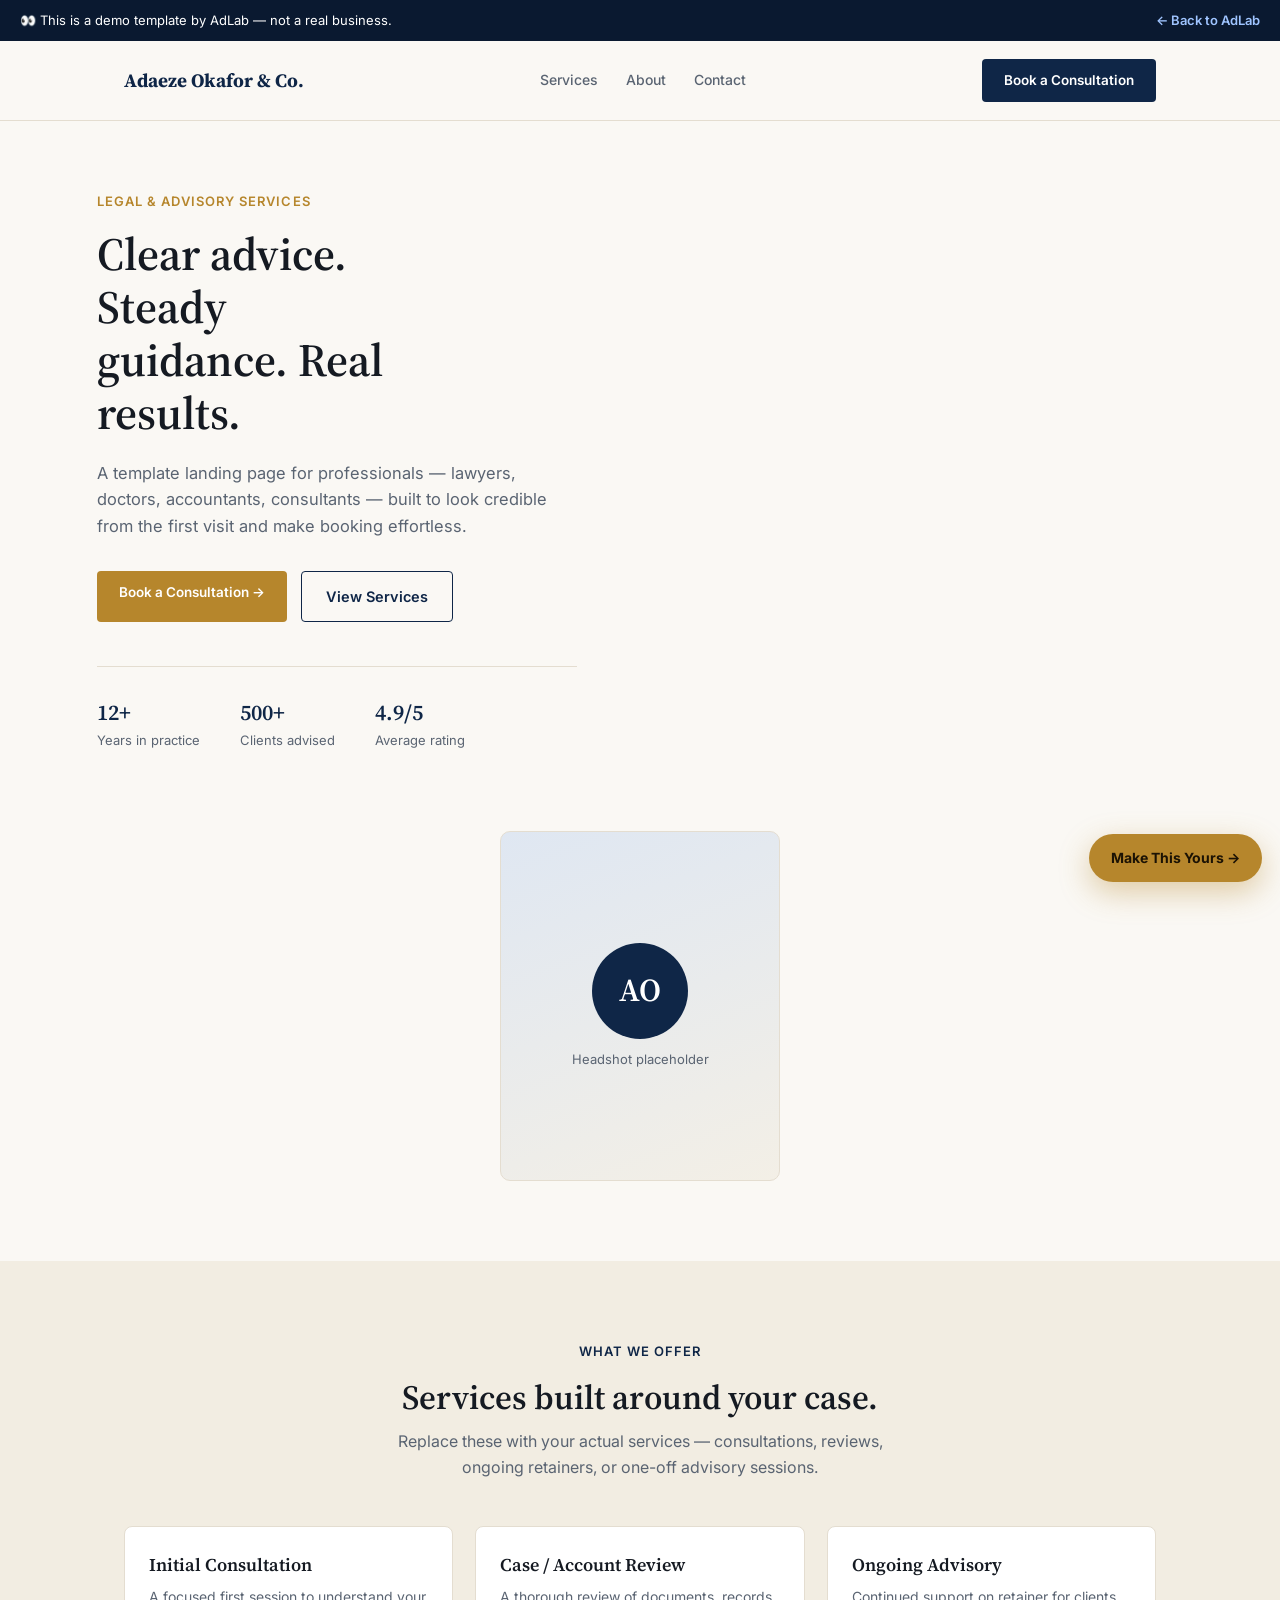
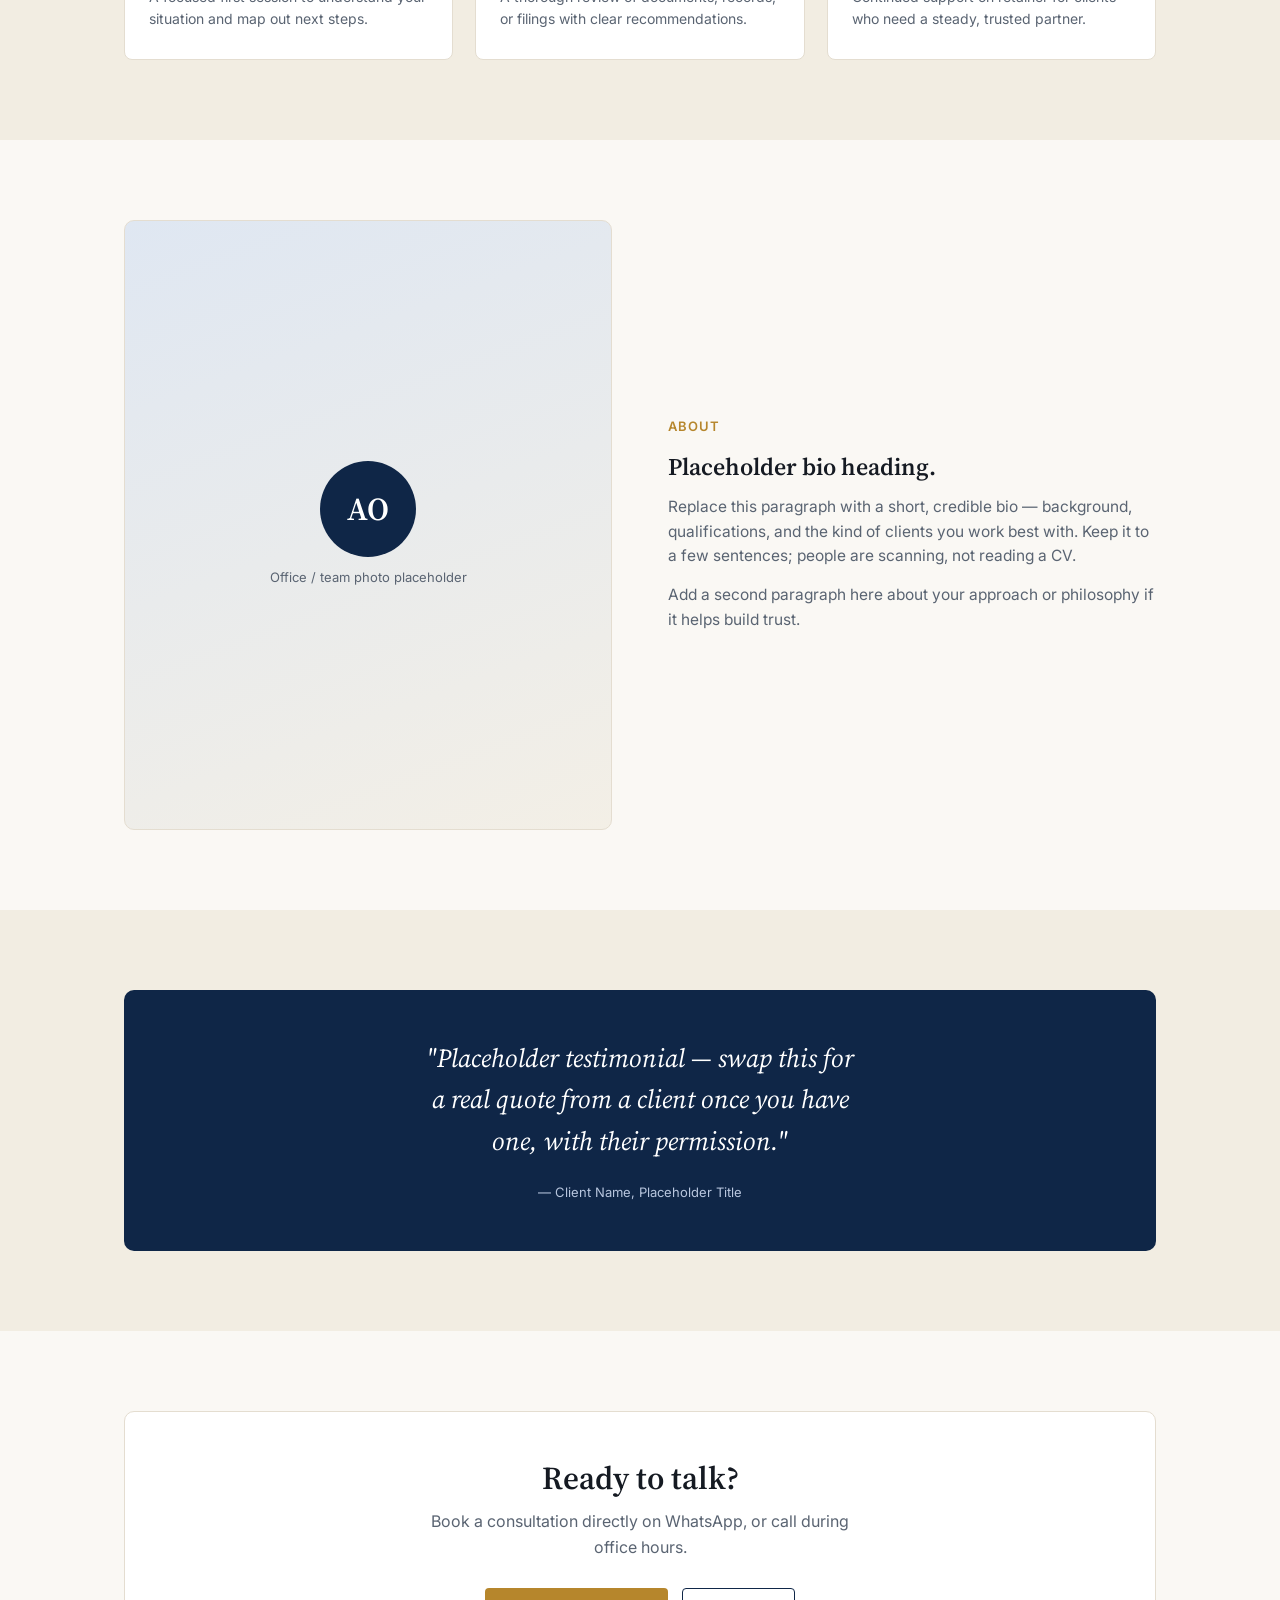
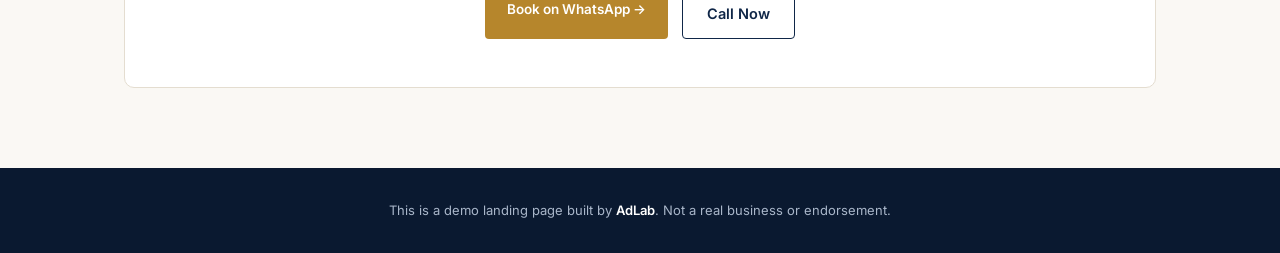
<file: demo-professional.html>
<!DOCTYPE html>
<html lang="en">
<head>
<meta charset="UTF-8">
<meta name="viewport" content="width=device-width, initial-scale=1.0">
<title>Demo: Professional Services Website — AdLab</title>
<meta name="description" content="A demo landing page template for doctors, lawyers, accountants and other professional services — built by AdLab.">
<link rel="icon" type="image/png" href="logo.png">
<style>
  @import url('https://fonts.googleapis.com/css2?family=Source+Serif+4:opsz,wght@8..60,500;8..60,600;8..60,700&family=Inter:wght@400;500;600;700&display=swap');
  :root{
    --navy:#0f2647; --navy-deep:#0a1930; --gold:#b6862c; --paper:#faf8f4; --line:#e4ddd0;
    --ink:#151a22; --muted:#5a6472;
  }
  *{box-sizing:border-box; margin:0; padding:0;}
  html{scroll-behavior:smooth;}
  body{ background:var(--paper); color:var(--ink); font-family:'Inter',sans-serif; line-height:1.6;}
  h1,h2,h3{ font-family:'Source Serif 4',serif; font-weight:600; line-height:1.15;}
  a{color:inherit;}
  img{max-width:100%; display:block;}
  .wrap{max-width:1080px; margin:0 auto; padding:0 24px;}
  section{padding:80px 0;}
  @media (max-width:720px){ section{padding:52px 0;} }

  .demo-bar{ background:var(--navy-deep); color:#fff; font-size:13px; padding:10px 20px; display:flex; justify-content:space-between; align-items:center; gap:12px; flex-wrap:wrap;}
  .demo-bar a{ color:#9fc4ff; text-decoration:none; font-weight:600;}

  header{ background:var(--paper); border-bottom:1px solid var(--line); position:sticky; top:0; z-index:50;}
  nav{ max-width:1080px; margin:0 auto; padding:18px 24px; display:flex; justify-content:space-between; align-items:center;}
  .brand{ font-family:'Source Serif 4',serif; font-weight:700; font-size:19px; text-decoration:none; color:var(--navy);}
  .navlinks{ display:flex; gap:28px; font-size:14px; font-weight:500;}
  .navlinks a{ text-decoration:none; color:var(--muted);}
  .cta-btn{ background:var(--navy); color:#fff; padding:11px 22px; border-radius:4px; font-weight:600; font-size:13.5px; text-decoration:none;}
  .cta-btn.gold{ background:var(--gold);}
  @media (max-width:760px){ .navlinks{display:none;} }

  .hero{ display:grid; grid-template-columns:1.1fr 0.9fr; gap:56px; align-items:center; padding-top:70px;}
  @media (max-width:860px){ .hero{grid-template-columns:1fr; text-align:center; padding-top:44px;} }
  .eyebrow{ font-size:13px; font-weight:600; color:var(--gold); text-transform:uppercase; letter-spacing:0.08em; margin-bottom:16px;}
  .hero h1{ font-size:clamp(30px,4.5vw,46px); max-width:14ch;}
  @media (max-width:860px){ .hero h1{margin:0 auto; max-width:16ch;} }
  .hero p{ margin-top:20px; color:var(--muted); font-size:16.5px; max-width:48ch;}
  @media (max-width:860px){ .hero p{margin-left:auto; margin-right:auto;} }
  .hero-cta{ display:flex; gap:14px; margin-top:32px; flex-wrap:wrap;}
  @media (max-width:860px){ .hero-cta{justify-content:center;} }
  .btn-outline{ border:1px solid var(--navy); color:var(--navy); padding:13px 24px; border-radius:4px; text-decoration:none; font-weight:600; font-size:14.5px;}
  .avatar-frame{ aspect-ratio:4/5; border-radius:10px; background:linear-gradient(160deg,#dfe7f2,#f3efe6); border:1px solid var(--line); display:flex; align-items:center; justify-content:center; flex-direction:column; gap:10px;}
  .avatar-circle{ width:96px; height:96px; border-radius:50%; background:var(--navy); color:#fff; display:flex; align-items:center; justify-content:center; font-family:'Source Serif 4',serif; font-size:32px; font-weight:600;}
  .avatar-frame span{ font-size:13px; color:var(--muted);}

  .credentials-row{ display:flex; gap:40px; flex-wrap:wrap; margin-top:44px; border-top:1px solid var(--line); padding-top:28px;}
  .cred{ font-size:13px; color:var(--muted);}
  .cred strong{ display:block; font-family:'Source Serif 4',serif; font-size:22px; color:var(--navy); font-weight:600;}

  .sec-head{ text-align:center; margin-bottom:46px;}
  .sec-head h2{ font-size:clamp(24px,3.2vw,34px);}
  .sec-head p{ color:var(--muted); margin-top:12px; max-width:52ch; margin-left:auto; margin-right:auto;}

  .svc-grid{ display:grid; grid-template-columns:repeat(3,1fr); gap:22px;}
  @media (max-width:860px){ .svc-grid{grid-template-columns:1fr;} }
  .svc-card{ background:#fff; border:1px solid var(--line); border-radius:8px; padding:28px 24px;}
  .svc-card h3{ font-size:18px; margin-bottom:10px;}
  .svc-card p{ font-size:14px; color:var(--muted);}

  .about-grid{ display:grid; grid-template-columns:1fr 1fr; gap:56px; align-items:center;}
  @media (max-width:860px){ .about-grid{grid-template-columns:1fr;} }
  .about-grid p{ color:var(--muted); font-size:15.5px; margin-top:14px;}

  .quote-block{ background:var(--navy); color:#fff; text-align:center; border-radius:10px; padding:48px 32px;}
  .quote-block p{ font-family:'Source Serif 4',serif; font-size:clamp(19px,2.6vw,26px); font-style:italic; max-width:34ch; margin:0 auto;}
  .quote-block .who{ margin-top:20px; font-size:13px; color:#b8c6de;}

  .contact-band{ background:#fff; border:1px solid var(--line); border-radius:10px; padding:48px 36px; text-align:center;}
  .contact-band h2{ font-size:clamp(24px,3.2vw,32px);}
  .contact-band p{ color:var(--muted); margin-top:12px; max-width:44ch; margin-left:auto; margin-right:auto;}
  .contact-cta-row{ display:flex; gap:14px; justify-content:center; margin-top:28px; flex-wrap:wrap;}

  footer{ background:var(--navy-deep); color:#a9b6c9; padding:32px 0; font-size:13px; text-align:center;}
  footer a{ color:#fff; text-decoration:none; font-weight:600;}

  .sticky-cta{ position:fixed; bottom:18px; right:18px; z-index:80; background:var(--gold); color:#1b1204; padding:13px 22px; border-radius:999px; font-weight:700; font-size:14px; text-decoration:none; box-shadow:0 10px 30px rgba(182,134,44,0.4);}
  @media (max-width:600px){ .sticky-cta{left:18px; right:18px; text-align:center;} }
</style>
</head>
<body>

<div class="demo-bar">
  <span>👀 This is a demo template by AdLab — not a real business.</span>
  <a href="index.html">← Back to AdLab</a>
</div>

<header>
  <nav>
    <a href="#" class="brand">Adaeze Okafor &amp; Co.</a>
    <div class="navlinks">
      <a href="#services">Services</a>
      <a href="#about">About</a>
      <a href="#contact">Contact</a>
    </div>
    <a href="#" target="_blank" rel="noopener" class="cta-btn" id="waTop">Book a Consultation</a>
  </nav>
</header>

<main>
<section class="hero">
  <div class="wrap" style="padding:0;">
    <div class="eyebrow">Legal &amp; Advisory Services</div>
    <h1>Clear advice. Steady guidance. Real results.</h1>
    <p>A template landing page for professionals — lawyers, doctors, accountants, consultants — built to look credible from the first visit and make booking effortless.</p>
    <div class="hero-cta">
      <a href="#" target="_blank" rel="noopener" class="cta-btn gold" id="waHero">Book a Consultation →</a>
      <a href="#services" class="btn-outline">View Services</a>
    </div>
    <div class="credentials-row">
      <div class="cred"><strong>12+</strong>Years in practice</div>
      <div class="cred"><strong>500+</strong>Clients advised</div>
      <div class="cred"><strong>4.9/5</strong>Average rating</div>
    </div>
  </div>
</section>

<section style="padding-top:0;">
  <div class="wrap" style="display:flex; justify-content:center;">
    <div class="avatar-frame" style="width:280px;">
      <div class="avatar-circle">AO</div>
      <span>Headshot placeholder</span>
    </div>
  </div>
</section>

<section id="services" style="background:#f2ede2;">
  <div class="wrap">
    <div class="sec-head">
      <div class="eyebrow" style="color:var(--navy);">What we offer</div>
      <h2>Services built around your case.</h2>
      <p>Replace these with your actual services — consultations, reviews, ongoing retainers, or one-off advisory sessions.</p>
    </div>
    <div class="svc-grid">
      <div class="svc-card"><h3>Initial Consultation</h3><p>A focused first session to understand your situation and map out next steps.</p></div>
      <div class="svc-card"><h3>Case / Account Review</h3><p>A thorough review of documents, records, or filings with clear recommendations.</p></div>
      <div class="svc-card"><h3>Ongoing Advisory</h3><p>Continued support on retainer for clients who need a steady, trusted partner.</p></div>
    </div>
  </div>
</section>

<section id="about">
  <div class="wrap about-grid">
    <div class="avatar-frame"><div class="avatar-circle">AO</div><span>Office / team photo placeholder</span></div>
    <div>
      <div class="eyebrow">About</div>
      <h2>Placeholder bio heading.</h2>
      <p>Replace this paragraph with a short, credible bio — background, qualifications, and the kind of clients you work best with. Keep it to a few sentences; people are scanning, not reading a CV.</p>
      <p>Add a second paragraph here about your approach or philosophy if it helps build trust.</p>
    </div>
  </div>
</section>

<section style="background:#f2ede2;">
  <div class="wrap">
    <div class="quote-block">
      <p>"Placeholder testimonial — swap this for a real quote from a client once you have one, with their permission."</p>
      <div class="who">— Client Name, Placeholder Title</div>
    </div>
  </div>
</section>

<section id="contact">
  <div class="wrap">
    <div class="contact-band">
      <h2>Ready to talk?</h2>
      <p>Book a consultation directly on WhatsApp, or call during office hours.</p>
      <div class="contact-cta-row">
        <a href="#" target="_blank" rel="noopener" class="cta-btn gold" id="waContact">Book on WhatsApp →</a>
        <a href="tel:+2349015262126" class="btn-outline">Call Now</a>
      </div>
    </div>
  </div>
</section>
</main>

<footer>
  <div class="wrap">This is a demo landing page built by <a href="index.html">AdLab</a>. Not a real business or endorsement.</div>
</footer>

<a href="#" target="_blank" rel="noopener" class="sticky-cta" id="waSticky">Make This Yours →</a>

<script>
  const msg = encodeURIComponent("Hi, I saw the Professional Services demo website and I'd like something like this for my practice/business.");
  const link = `https://wa.me/2349015262126?text=${msg}`;
  ['waTop','waHero','waContact','waSticky'].forEach(id => { document.getElementById(id).href = link; });
</script>
</body>
</html>
</file>
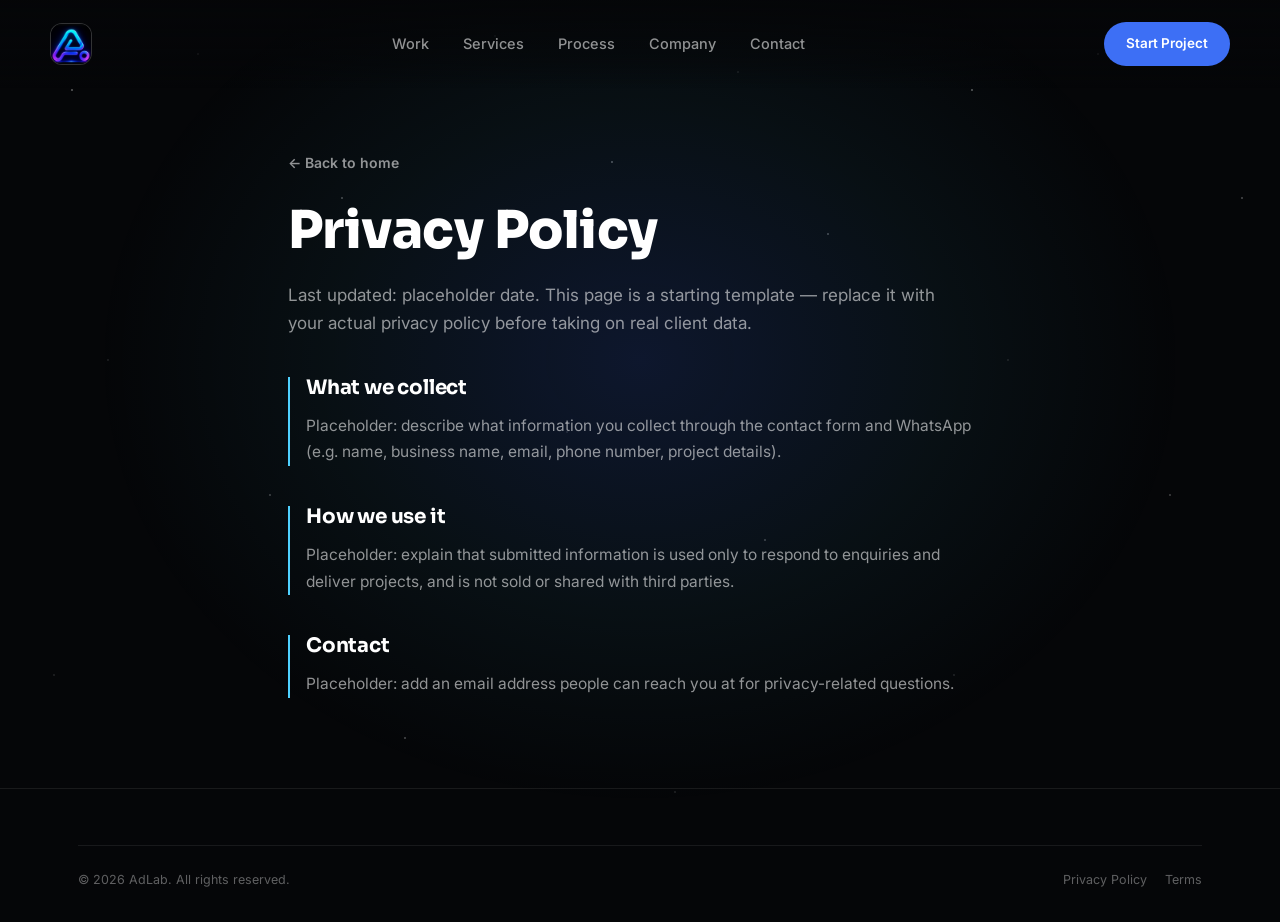
<file: privacy.html>
<!DOCTYPE html>
<html lang="en">
<head>
<meta charset="UTF-8">
<meta name="viewport" content="width=device-width, initial-scale=1.0">
<title>Privacy Policy — AdLab</title>
<link rel="stylesheet" href="style.css">
<link rel="icon" type="image/png" href="logo.png">
</head>
<body>
<header>
  <nav>
    <a href="index.html" class="brand" aria-label="AdLab home"><span class="logo"><img src="logo.png" alt="AdLab logo" style="width:100%;height:100%;object-fit:cover;border-radius:8px;"></span></a>
    <div class="navlinks" id="desktopLinks">
      <a href="index.html#work">Work</a>
      <a href="index.html#services">Services</a>
      <a href="index.html#process">Process</a>
      <a href="index.html#why">Company</a>
      <a href="index.html#contact">Contact</a>
    </div>
    <a href="index.html#contact" class="nav-cta">Start Project</a>
    <button class="navtoggle" id="navtoggle" aria-label="Open menu">☰</button>
  </nav>
</header>
<div class="drawer" id="drawer">
  <div class="drawer-top">
    <a href="index.html" class="brand" aria-label="AdLab home"><span class="logo"><img src="logo.png" alt="AdLab logo" style="width:100%;height:100%;object-fit:cover;border-radius:8px;"></span></a>
    <button class="drawer-close" id="drawerClose" aria-label="Close menu">✕</button>
  </div>
  <div class="drawer-links" id="drawerLinks">
    <a href="index.html#work">Work</a><a href="index.html#services">Services</a><a href="index.html#process">Process</a><a href="index.html#why">Company</a><a href="index.html#contact">Contact</a>
  </div>
  <div class="drawer-spacer"></div>
  <a href="index.html#contact" class="drawer-cta">Get Started</a>
</div>

<main>
<section class="cs-hero">
  <div class="wrap" style="max-width:760px;">
    <a href="index.html" class="back-link">← Back to home</a>
    <h1 class="cs-title" style="max-width:none;">Privacy Policy</h1>
    <p class="cs-desc">Last updated: placeholder date. This page is a starting template — replace it with your actual privacy policy before taking on real client data.</p>
    <div class="cs-block cs-editable" style="margin-top:40px;">
      <h3>What we collect</h3>
      <p>Placeholder: describe what information you collect through the contact form and WhatsApp (e.g. name, business name, email, phone number, project details).</p>
    </div>
    <div class="cs-block cs-editable">
      <h3>How we use it</h3>
      <p>Placeholder: explain that submitted information is used only to respond to enquiries and deliver projects, and is not sold or shared with third parties.</p>
    </div>
    <div class="cs-block cs-editable">
      <h3>Contact</h3>
      <p>Placeholder: add an email address people can reach you at for privacy-related questions.</p>
    </div>
  </div>
</section>
</main>

<footer>
  <div class="wrap">
    <div class="foot-bottom">
      <div>© <span id="year"></span> AdLab. All rights reserved.</div>
      <div><a href="privacy.html">Privacy Policy</a><a href="terms.html">Terms</a></div>
    </div>
  </div>
</footer>
<a href="#" target="_blank" rel="noopener" class="wa-float" aria-label="Chat on WhatsApp" data-wa-link>💬</a>
<script src="main.js"></script>
</body>
</html>
</file>
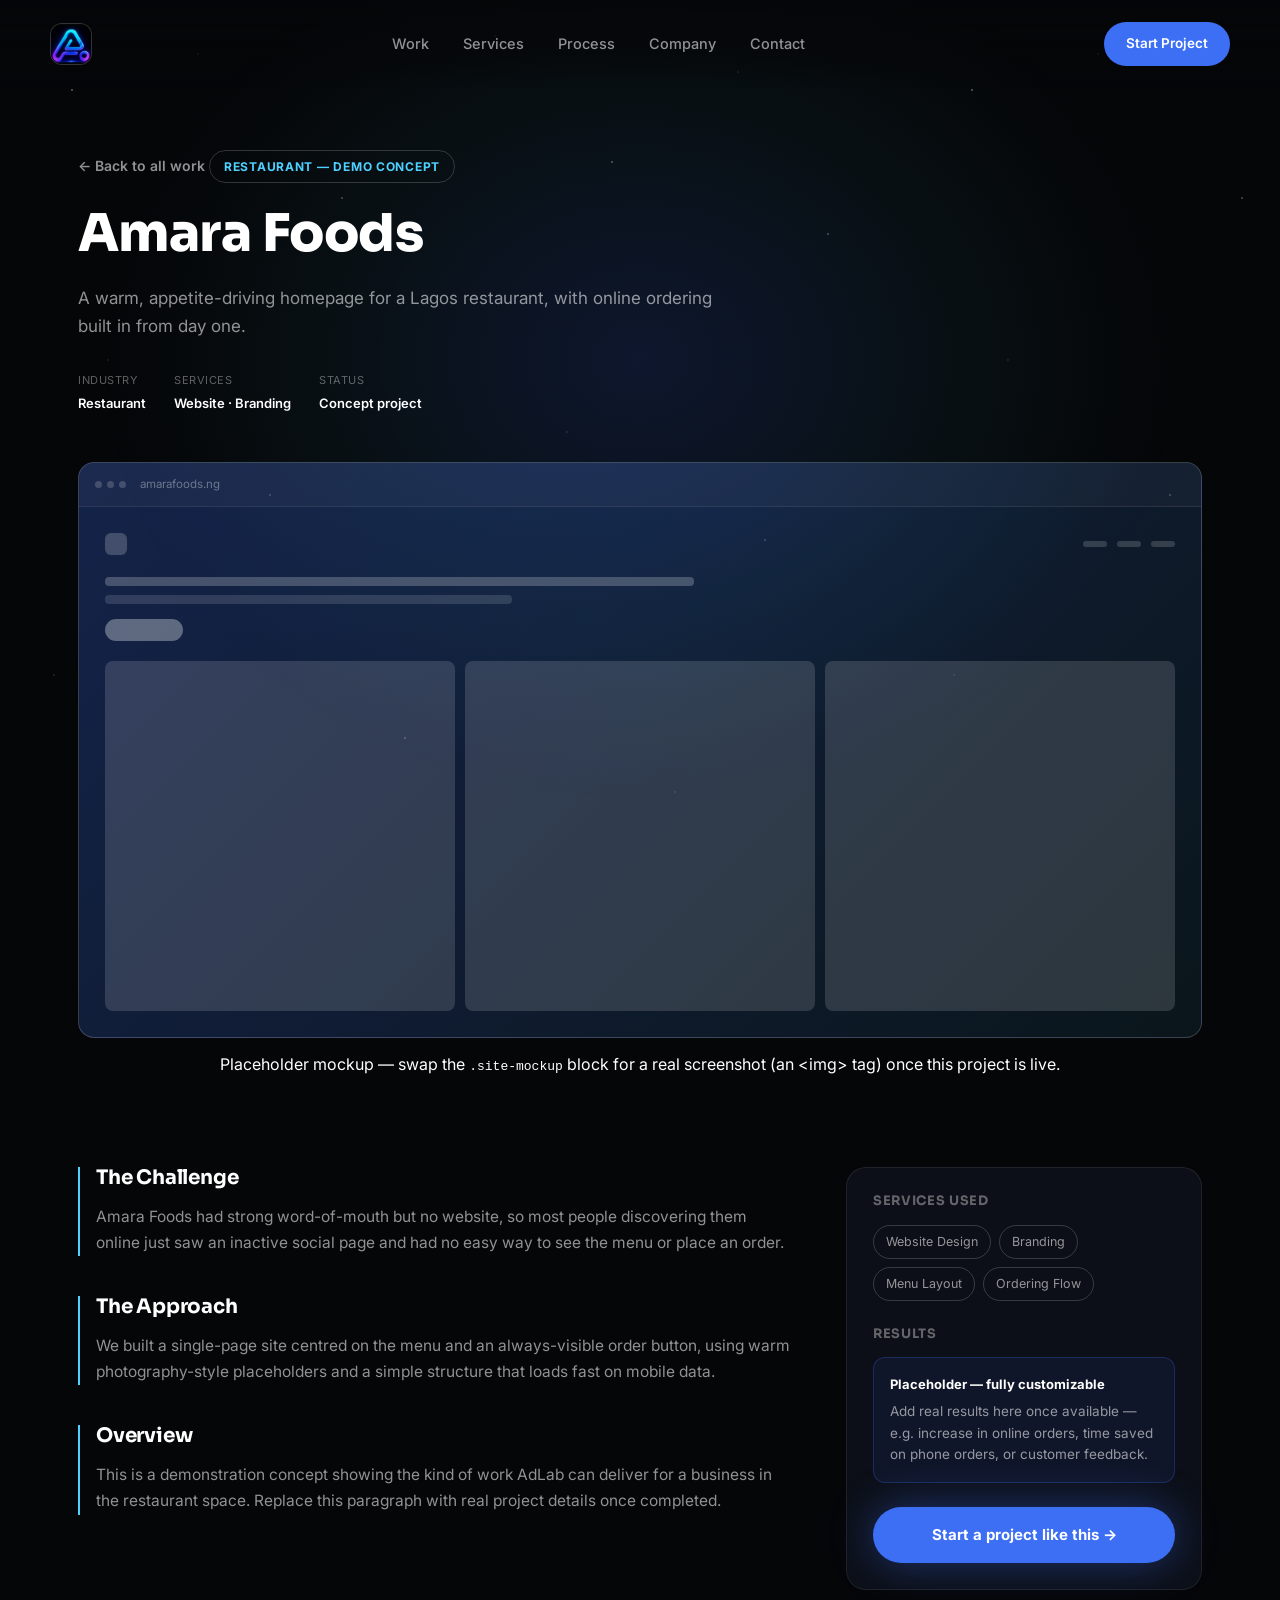
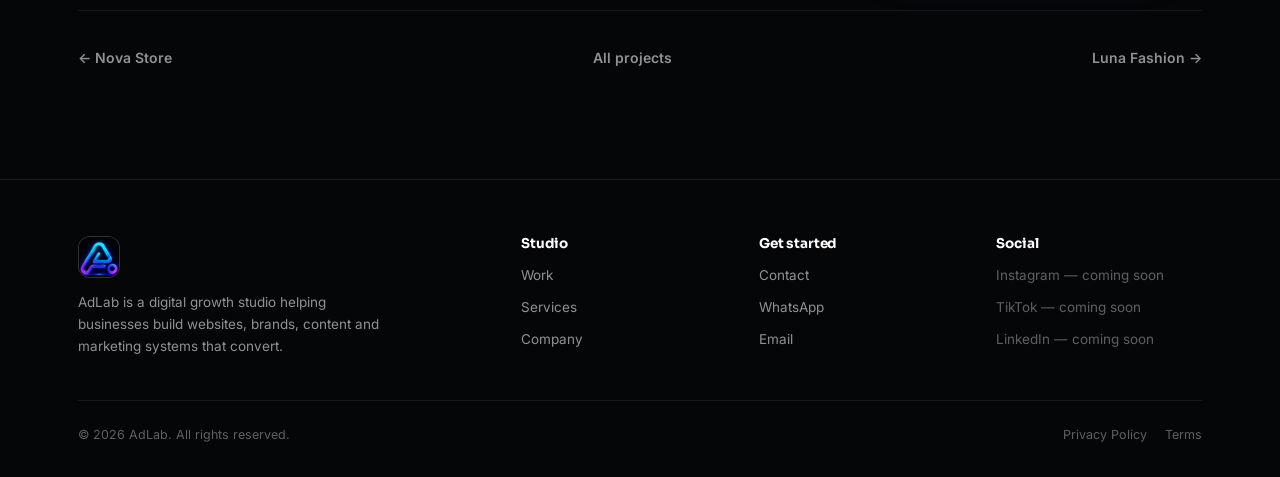
<file: project-amara-foods.html>
<!DOCTYPE html>
<html lang="en">
<head>
<meta charset="UTF-8">
<meta name="viewport" content="width=device-width, initial-scale=1.0">
<title>Amara Foods — Case Study — AdLab</title>
<meta name="description" content="A warm, appetite-driving homepage for a Lagos restaurant, with online ordering built in from day one.">
<link rel="stylesheet" href="style.css">
<link rel="icon" type="image/png" href="logo.png">
</head>
<body>

<header>
  <nav>
    <a href="index.html" class="brand" aria-label="AdLab home"><span class="logo"><img src="logo.png" alt="AdLab logo" style="width:100%;height:100%;object-fit:cover;border-radius:8px;"></span></a>
    <div class="navlinks" id="desktopLinks">
      <a href="index.html#work">Work</a>
      <a href="index.html#services">Services</a>
      <a href="index.html#process">Process</a>
      <a href="index.html#why">Company</a>
      <a href="index.html#contact">Contact</a>
    </div>
    <a href="index.html#contact" class="nav-cta">Start Project</a>
    <button class="navtoggle" id="navtoggle" aria-label="Open menu">☰</button>
  </nav>
</header>

<div class="drawer" id="drawer">
  <div class="drawer-top">
    <a href="index.html" class="brand" aria-label="AdLab home"><span class="logo"><img src="logo.png" alt="AdLab logo" style="width:100%;height:100%;object-fit:cover;border-radius:8px;"></span></a>
    <button class="drawer-close" id="drawerClose" aria-label="Close menu">✕</button>
  </div>
  <div class="drawer-links" id="drawerLinks">
    <a href="index.html#work">Work</a>
    <a href="index.html#services">Services</a>
    <a href="index.html#process">Process</a>
    <a href="index.html#why">Company</a>
    <a href="index.html#contact">Contact</a>
  </div>
  <div class="drawer-spacer"></div>
  <a href="index.html#contact" class="drawer-cta">Get Started</a>
</div>

<main>
<section class="cs-hero">
  <div class="wrap">
    <a href="index.html#work" class="back-link">← Back to all work</a>
    <div class="cs-tag">Restaurant — Demo Concept</div>
    <h1 class="cs-title">Amara Foods</h1>
    <p class="cs-desc">A warm, appetite-driving homepage for a Lagos restaurant, with online ordering built in from day one.</p>
    <div class="cs-meta-row">
      <div class="cs-meta"><div class="k">Industry</div><div class="v">Restaurant</div></div>
      <div class="cs-meta"><div class="k">Services</div><div class="v">Website · Branding</div></div>
      <div class="cs-meta"><div class="k">Status</div><div class="v">Concept project</div></div>
    </div>

    <div class="site-mockup" style="background:linear-gradient(135deg, rgba(61,111,245,0.28), rgba(79,209,255,0.08));">
      <div class="sm-topbar">
        <div class="sm-dots"><span></span><span></span><span></span></div>
        <span class="sm-url">amarafoods.ng</span>
      </div>
      <div class="sm-body">
        <div class="sm-nav-row">
          <div class="sm-logo-chip"></div>
          <div class="sm-nav-links"><span></span><span></span><span></span></div>
        </div>
        <div class="sm-hero">
          <div class="sm-line" style="width:55%;"></div>
          <div class="sm-line dim" style="width:38%;"></div>
          <div class="sm-btn"></div>
        </div>
        <div class="sm-grid3"><div></div><div></div><div></div></div>
      </div>
    </div>
    <p class="cs-vp-note" style="text-align:center; margin-top:14px;">Placeholder mockup — swap the <code>.site-mockup</code> block for a real screenshot (an &lt;img&gt; tag) once this project is live.</p>
  </div>
</section>

<section style="padding-top:20px;">
  <div class="wrap cs-body-grid">
    <div>
      <div class="cs-block cs-editable">
        <h3>The Challenge</h3>
        <p>Amara Foods had strong word-of-mouth but no website, so most people discovering them online just saw an inactive social page and had no easy way to see the menu or place an order.</p>
      </div>
      <div class="cs-block cs-editable">
        <h3>The Approach</h3>
        <p>We built a single-page site centred on the menu and an always-visible order button, using warm photography-style placeholders and a simple structure that loads fast on mobile data.</p>
      </div>
      <div class="cs-block cs-editable">
        <h3>Overview</h3>
        <p>This is a demonstration concept showing the kind of work AdLab can deliver for a business in the restaurant space. Replace this paragraph with real project details once completed.</p>
      </div>
    </div>

    <aside class="cs-sidebar">
      <h4>Services used</h4>
      <div class="cs-tags">
        <span class="cs-service-tag">Website Design</span>
        <span class="cs-service-tag">Branding</span>
        <span class="cs-service-tag">Menu Layout</span>
        <span class="cs-service-tag">Ordering Flow</span>
      </div>
      <h4>Results</h4>
      <div class="cs-result-box">
        <strong>Placeholder — fully customizable</strong>
        Add real results here once available — e.g. increase in online orders, time saved on phone orders, or customer feedback.
      </div>
      <a href="index.html#contact" class="btn-primary" style="width:100%; text-align:center; box-sizing:border-box;">Start a project like this →</a>
    </aside>
  </div>

  <div class="wrap">
    <div class="cs-nav-projects">
      <a href="project-nova-store.html">← Nova Store</a>
      <a href="index.html#work">All projects</a>
      <a href="project-luna-fashion.html">Luna Fashion →</a>
    </div>
  </div>
</section>
</main>

<footer>
  <div class="wrap">
    <div class="foot-grid">
      <div>
        <div class="brand"><span class="logo"><img src="logo.png" alt="AdLab logo" style="width:100%;height:100%;object-fit:cover;border-radius:8px;"></span></div>
        <p class="foot-brand-desc">AdLab is a digital growth studio helping businesses build websites, brands, content and marketing systems that convert.</p>
      </div>
      <div class="foot-col"><h4>Studio</h4><a href="index.html#work">Work</a><a href="index.html#services">Services</a><a href="index.html#why">Company</a></div>
      <div class="foot-col"><h4>Get started</h4><a href="index.html#contact">Contact</a><a href="#" target="_blank" rel="noopener" data-wa-link>WhatsApp</a><a href="mailto:hello@adlab.com.ng">Email</a></div>
      <div class="foot-col"><h4>Social</h4><span class="foot-disabled">Instagram — coming soon</span><span class="foot-disabled">TikTok — coming soon</span><span class="foot-disabled">LinkedIn — coming soon</span></div>
    </div>
    <div class="foot-bottom">
      <div>© <span id="year"></span> AdLab. All rights reserved.</div>
      <div><a href="privacy.html">Privacy Policy</a><a href="terms.html">Terms</a></div>
    </div>
  </div>
</footer>

<a href="#" target="_blank" rel="noopener" class="wa-float" aria-label="Chat on WhatsApp" data-wa-link>💬</a>

<script src="main.js"></script>
</body>
</html>
</file>
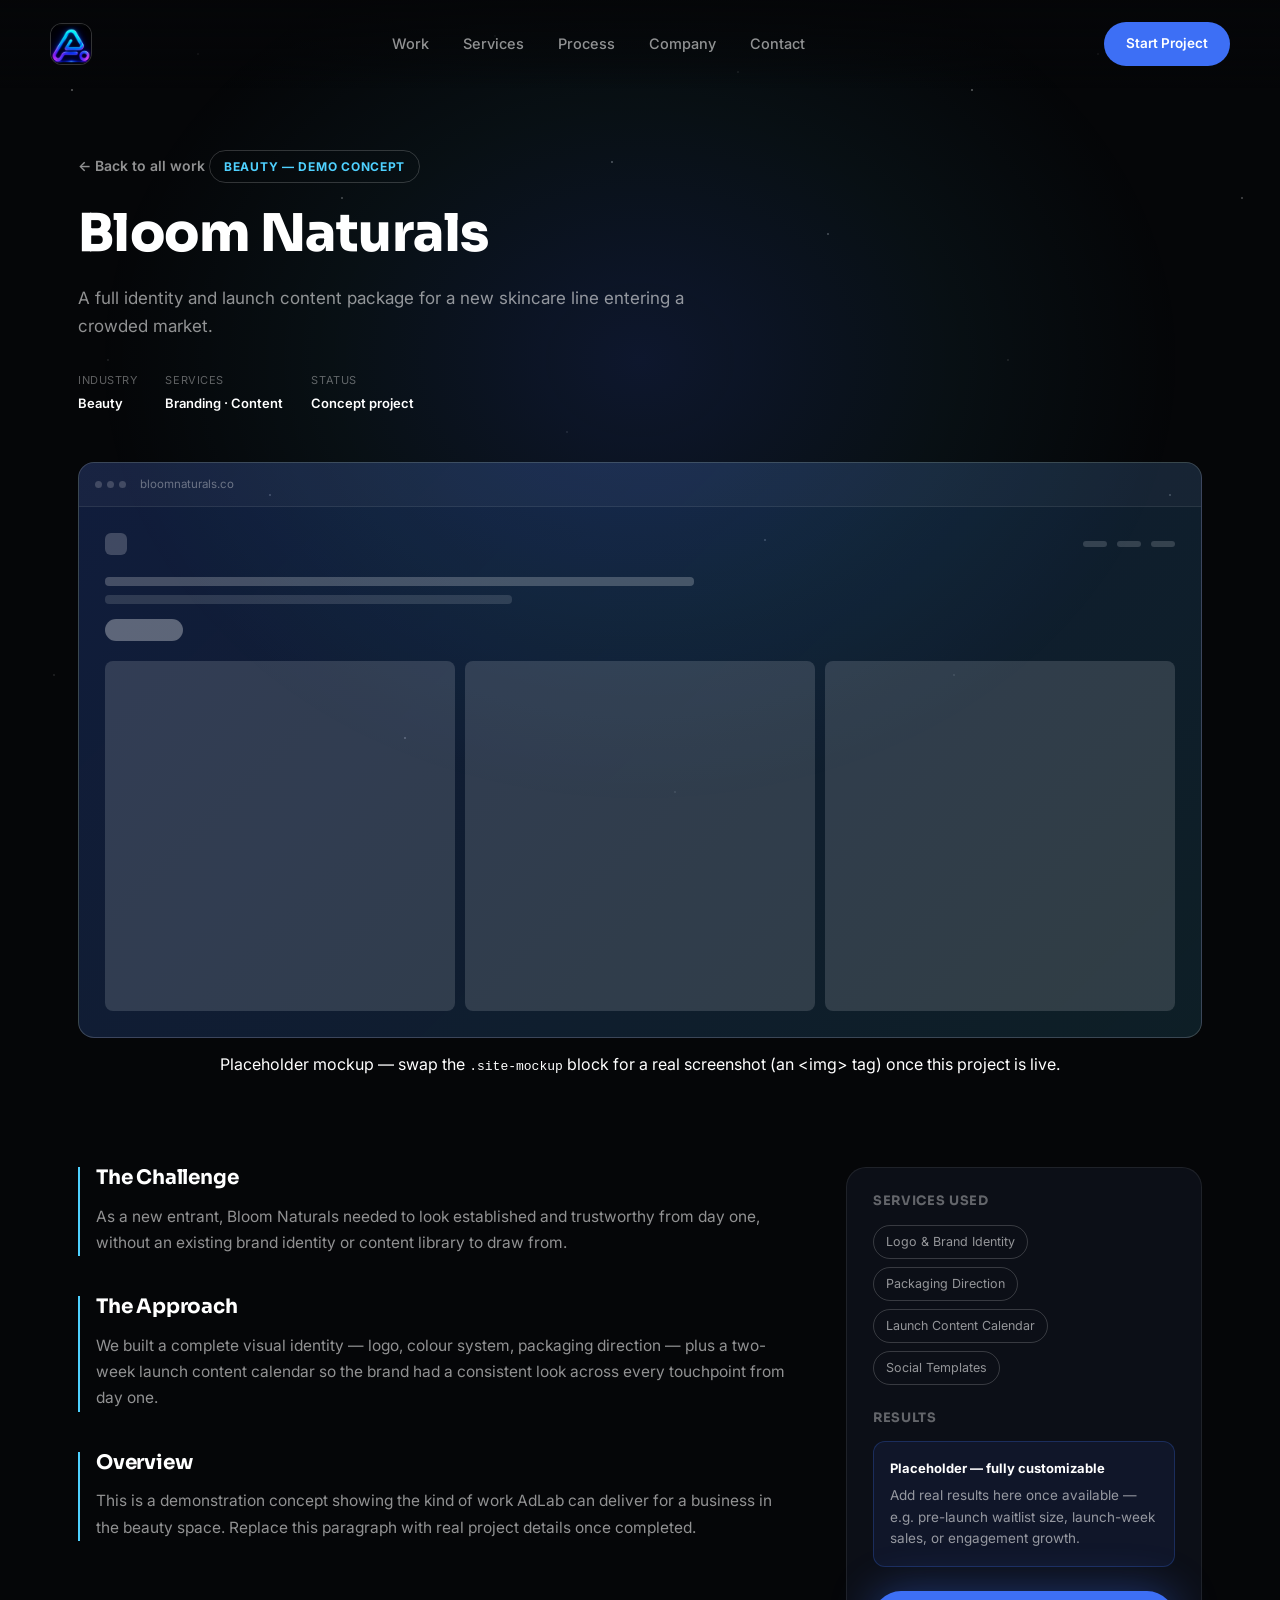
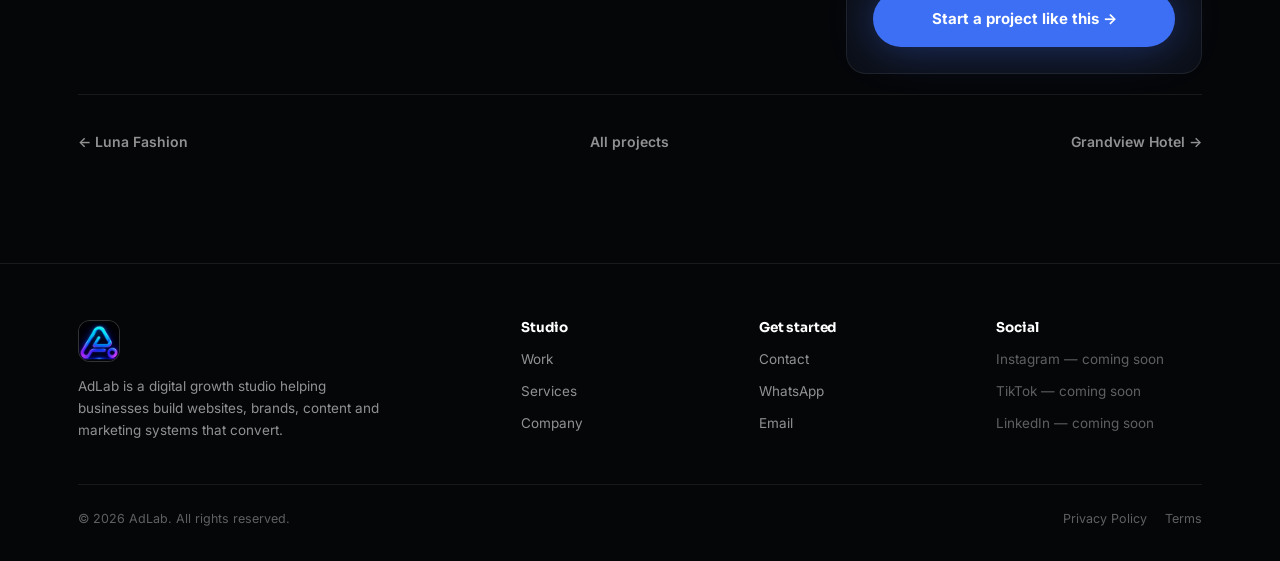
<file: project-bloom-naturals.html>
<!DOCTYPE html>
<html lang="en">
<head>
<meta charset="UTF-8">
<meta name="viewport" content="width=device-width, initial-scale=1.0">
<title>Bloom Naturals — Case Study — AdLab</title>
<meta name="description" content="A full identity and launch content package for a new skincare line entering a crowded market.">
<link rel="stylesheet" href="style.css">
<link rel="icon" type="image/png" href="logo.png">
</head>
<body>

<header>
  <nav>
    <a href="index.html" class="brand" aria-label="AdLab home"><span class="logo"><img src="logo.png" alt="AdLab logo" style="width:100%;height:100%;object-fit:cover;border-radius:8px;"></span></a>
    <div class="navlinks" id="desktopLinks">
      <a href="index.html#work">Work</a>
      <a href="index.html#services">Services</a>
      <a href="index.html#process">Process</a>
      <a href="index.html#why">Company</a>
      <a href="index.html#contact">Contact</a>
    </div>
    <a href="index.html#contact" class="nav-cta">Start Project</a>
    <button class="navtoggle" id="navtoggle" aria-label="Open menu">☰</button>
  </nav>
</header>

<div class="drawer" id="drawer">
  <div class="drawer-top">
    <a href="index.html" class="brand" aria-label="AdLab home"><span class="logo"><img src="logo.png" alt="AdLab logo" style="width:100%;height:100%;object-fit:cover;border-radius:8px;"></span></a>
    <button class="drawer-close" id="drawerClose" aria-label="Close menu">✕</button>
  </div>
  <div class="drawer-links" id="drawerLinks">
    <a href="index.html#work">Work</a>
    <a href="index.html#services">Services</a>
    <a href="index.html#process">Process</a>
    <a href="index.html#why">Company</a>
    <a href="index.html#contact">Contact</a>
  </div>
  <div class="drawer-spacer"></div>
  <a href="index.html#contact" class="drawer-cta">Get Started</a>
</div>

<main>
<section class="cs-hero">
  <div class="wrap">
    <a href="index.html#work" class="back-link">← Back to all work</a>
    <div class="cs-tag">Beauty — Demo Concept</div>
    <h1 class="cs-title">Bloom Naturals</h1>
    <p class="cs-desc">A full identity and launch content package for a new skincare line entering a crowded market.</p>
    <div class="cs-meta-row">
      <div class="cs-meta"><div class="k">Industry</div><div class="v">Beauty</div></div>
      <div class="cs-meta"><div class="k">Services</div><div class="v">Branding · Content</div></div>
      <div class="cs-meta"><div class="k">Status</div><div class="v">Concept project</div></div>
    </div>

    <div class="site-mockup" style="background:linear-gradient(135deg, rgba(61,111,245,0.22), rgba(79,209,255,0.12));">
      <div class="sm-topbar">
        <div class="sm-dots"><span></span><span></span><span></span></div>
        <span class="sm-url">bloomnaturals.co</span>
      </div>
      <div class="sm-body">
        <div class="sm-nav-row">
          <div class="sm-logo-chip"></div>
          <div class="sm-nav-links"><span></span><span></span><span></span></div>
        </div>
        <div class="sm-hero">
          <div class="sm-line" style="width:55%;"></div>
          <div class="sm-line dim" style="width:38%;"></div>
          <div class="sm-btn"></div>
        </div>
        <div class="sm-grid3"><div></div><div></div><div></div></div>
      </div>
    </div>
    <p class="cs-vp-note" style="text-align:center; margin-top:14px;">Placeholder mockup — swap the <code>.site-mockup</code> block for a real screenshot (an &lt;img&gt; tag) once this project is live.</p>
  </div>
</section>

<section style="padding-top:20px;">
  <div class="wrap cs-body-grid">
    <div>
      <div class="cs-block cs-editable">
        <h3>The Challenge</h3>
        <p>As a new entrant, Bloom Naturals needed to look established and trustworthy from day one, without an existing brand identity or content library to draw from.</p>
      </div>
      <div class="cs-block cs-editable">
        <h3>The Approach</h3>
        <p>We built a complete visual identity — logo, colour system, packaging direction — plus a two-week launch content calendar so the brand had a consistent look across every touchpoint from day one.</p>
      </div>
      <div class="cs-block cs-editable">
        <h3>Overview</h3>
        <p>This is a demonstration concept showing the kind of work AdLab can deliver for a business in the beauty space. Replace this paragraph with real project details once completed.</p>
      </div>
    </div>

    <aside class="cs-sidebar">
      <h4>Services used</h4>
      <div class="cs-tags">
        <span class="cs-service-tag">Logo & Brand Identity</span>
        <span class="cs-service-tag">Packaging Direction</span>
        <span class="cs-service-tag">Launch Content Calendar</span>
        <span class="cs-service-tag">Social Templates</span>
      </div>
      <h4>Results</h4>
      <div class="cs-result-box">
        <strong>Placeholder — fully customizable</strong>
        Add real results here once available — e.g. pre-launch waitlist size, launch-week sales, or engagement growth.
      </div>
      <a href="index.html#contact" class="btn-primary" style="width:100%; text-align:center; box-sizing:border-box;">Start a project like this →</a>
    </aside>
  </div>

  <div class="wrap">
    <div class="cs-nav-projects">
      <a href="project-luna-fashion.html">← Luna Fashion</a>
      <a href="index.html#work">All projects</a>
      <a href="project-grandview-hotel.html">Grandview Hotel →</a>
    </div>
  </div>
</section>
</main>

<footer>
  <div class="wrap">
    <div class="foot-grid">
      <div>
        <div class="brand"><span class="logo"><img src="logo.png" alt="AdLab logo" style="width:100%;height:100%;object-fit:cover;border-radius:8px;"></span></div>
        <p class="foot-brand-desc">AdLab is a digital growth studio helping businesses build websites, brands, content and marketing systems that convert.</p>
      </div>
      <div class="foot-col"><h4>Studio</h4><a href="index.html#work">Work</a><a href="index.html#services">Services</a><a href="index.html#why">Company</a></div>
      <div class="foot-col"><h4>Get started</h4><a href="index.html#contact">Contact</a><a href="#" target="_blank" rel="noopener" data-wa-link>WhatsApp</a><a href="mailto:hello@adlab.com.ng">Email</a></div>
      <div class="foot-col"><h4>Social</h4><span class="foot-disabled">Instagram — coming soon</span><span class="foot-disabled">TikTok — coming soon</span><span class="foot-disabled">LinkedIn — coming soon</span></div>
    </div>
    <div class="foot-bottom">
      <div>© <span id="year"></span> AdLab. All rights reserved.</div>
      <div><a href="privacy.html">Privacy Policy</a><a href="terms.html">Terms</a></div>
    </div>
  </div>
</footer>

<a href="#" target="_blank" rel="noopener" class="wa-float" aria-label="Chat on WhatsApp" data-wa-link>💬</a>

<script src="main.js"></script>
</body>
</html>
</file>
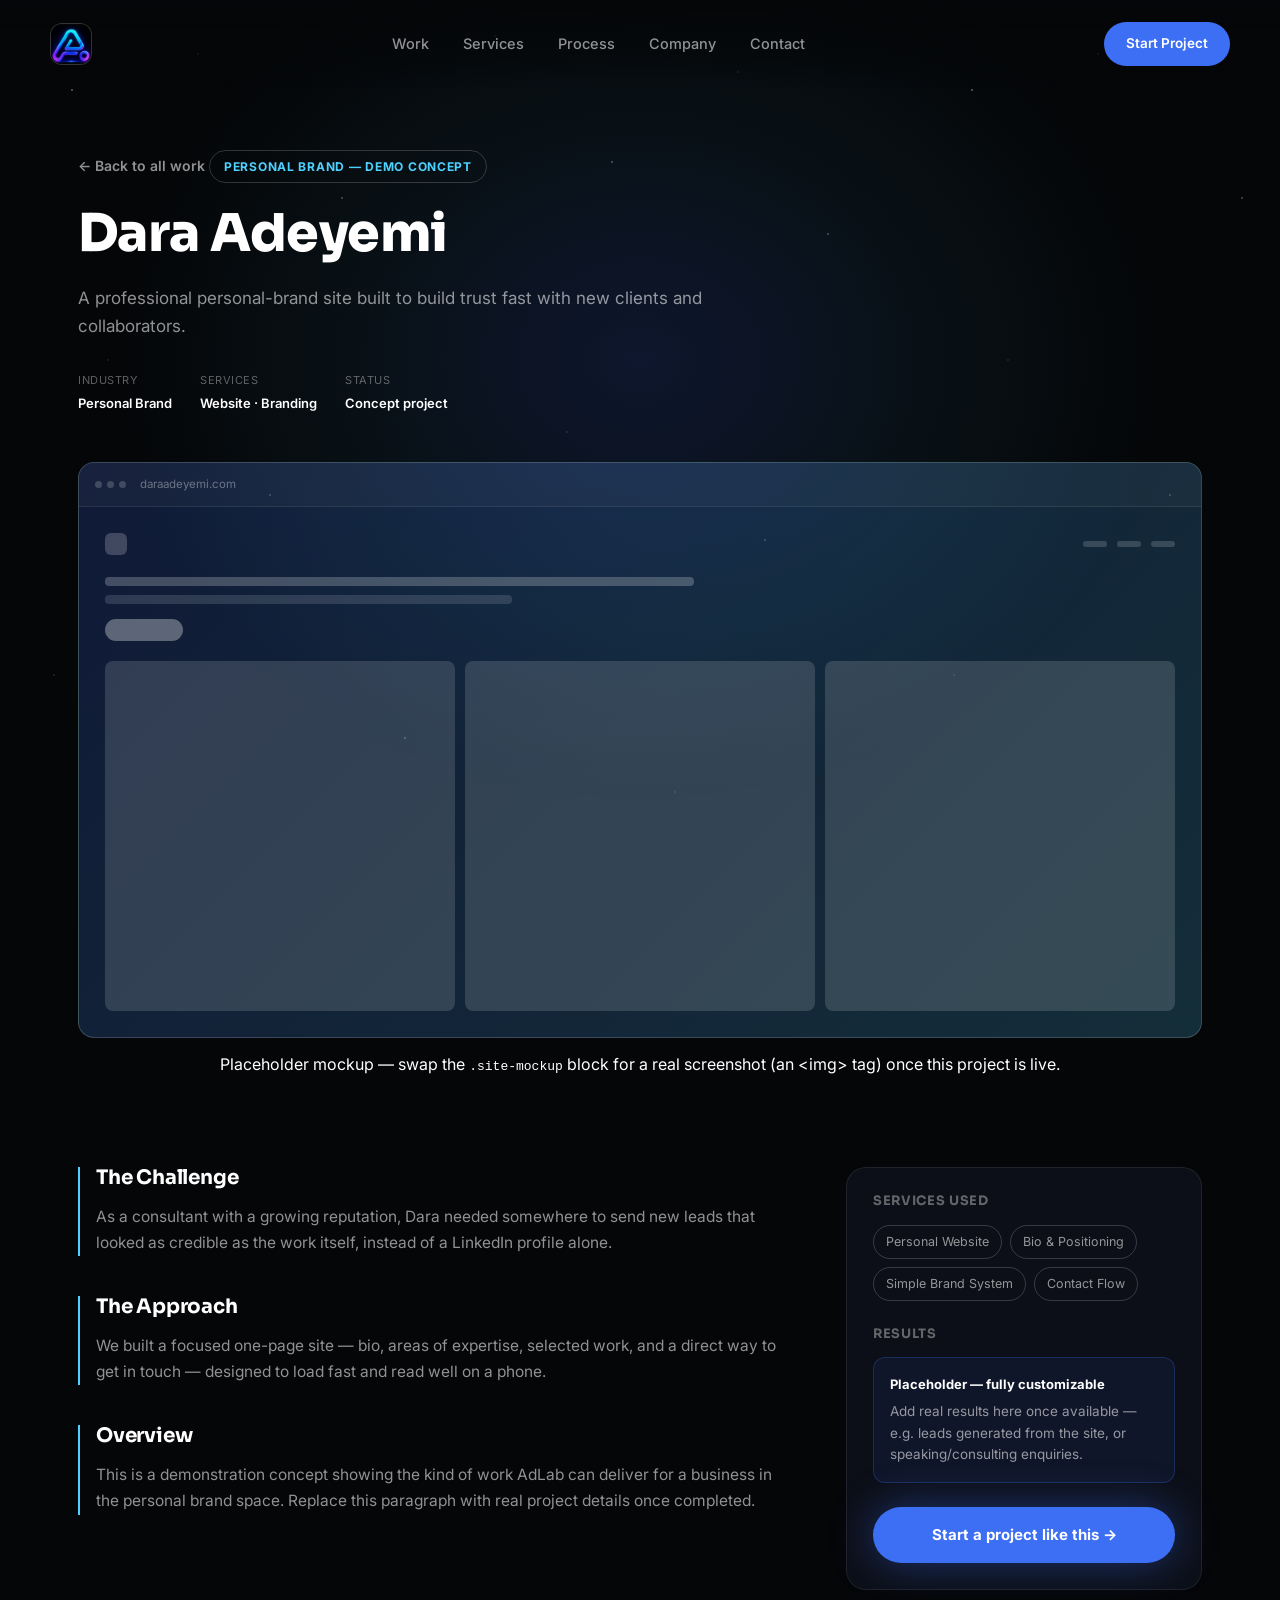
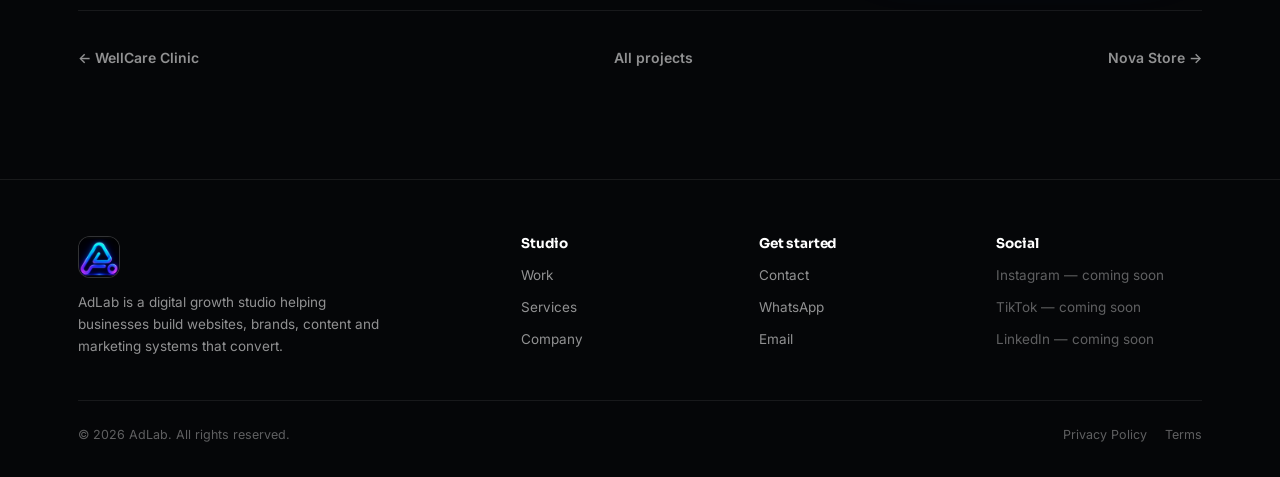
<file: project-dara-personal-brand.html>
<!DOCTYPE html>
<html lang="en">
<head>
<meta charset="UTF-8">
<meta name="viewport" content="width=device-width, initial-scale=1.0">
<title>Dara Adeyemi — Case Study — AdLab</title>
<meta name="description" content="A professional personal-brand site built to build trust fast with new clients and collaborators.">
<link rel="stylesheet" href="style.css">
<link rel="icon" type="image/png" href="logo.png">
</head>
<body>

<header>
  <nav>
    <a href="index.html" class="brand" aria-label="AdLab home"><span class="logo"><img src="logo.png" alt="AdLab logo" style="width:100%;height:100%;object-fit:cover;border-radius:8px;"></span></a>
    <div class="navlinks" id="desktopLinks">
      <a href="index.html#work">Work</a>
      <a href="index.html#services">Services</a>
      <a href="index.html#process">Process</a>
      <a href="index.html#why">Company</a>
      <a href="index.html#contact">Contact</a>
    </div>
    <a href="index.html#contact" class="nav-cta">Start Project</a>
    <button class="navtoggle" id="navtoggle" aria-label="Open menu">☰</button>
  </nav>
</header>

<div class="drawer" id="drawer">
  <div class="drawer-top">
    <a href="index.html" class="brand" aria-label="AdLab home"><span class="logo"><img src="logo.png" alt="AdLab logo" style="width:100%;height:100%;object-fit:cover;border-radius:8px;"></span></a>
    <button class="drawer-close" id="drawerClose" aria-label="Close menu">✕</button>
  </div>
  <div class="drawer-links" id="drawerLinks">
    <a href="index.html#work">Work</a>
    <a href="index.html#services">Services</a>
    <a href="index.html#process">Process</a>
    <a href="index.html#why">Company</a>
    <a href="index.html#contact">Contact</a>
  </div>
  <div class="drawer-spacer"></div>
  <a href="index.html#contact" class="drawer-cta">Get Started</a>
</div>

<main>
<section class="cs-hero">
  <div class="wrap">
    <a href="index.html#work" class="back-link">← Back to all work</a>
    <div class="cs-tag">Personal Brand — Demo Concept</div>
    <h1 class="cs-title">Dara Adeyemi</h1>
    <p class="cs-desc">A professional personal-brand site built to build trust fast with new clients and collaborators.</p>
    <div class="cs-meta-row">
      <div class="cs-meta"><div class="k">Industry</div><div class="v">Personal Brand</div></div>
      <div class="cs-meta"><div class="k">Services</div><div class="v">Website · Branding</div></div>
      <div class="cs-meta"><div class="k">Status</div><div class="v">Concept project</div></div>
    </div>

    <div class="site-mockup" style="background:linear-gradient(135deg, rgba(61,111,245,0.2), rgba(79,209,255,0.2));">
      <div class="sm-topbar">
        <div class="sm-dots"><span></span><span></span><span></span></div>
        <span class="sm-url">daraadeyemi.com</span>
      </div>
      <div class="sm-body">
        <div class="sm-nav-row">
          <div class="sm-logo-chip"></div>
          <div class="sm-nav-links"><span></span><span></span><span></span></div>
        </div>
        <div class="sm-hero">
          <div class="sm-line" style="width:55%;"></div>
          <div class="sm-line dim" style="width:38%;"></div>
          <div class="sm-btn"></div>
        </div>
        <div class="sm-grid3"><div></div><div></div><div></div></div>
      </div>
    </div>
    <p class="cs-vp-note" style="text-align:center; margin-top:14px;">Placeholder mockup — swap the <code>.site-mockup</code> block for a real screenshot (an &lt;img&gt; tag) once this project is live.</p>
  </div>
</section>

<section style="padding-top:20px;">
  <div class="wrap cs-body-grid">
    <div>
      <div class="cs-block cs-editable">
        <h3>The Challenge</h3>
        <p>As a consultant with a growing reputation, Dara needed somewhere to send new leads that looked as credible as the work itself, instead of a LinkedIn profile alone.</p>
      </div>
      <div class="cs-block cs-editable">
        <h3>The Approach</h3>
        <p>We built a focused one-page site — bio, areas of expertise, selected work, and a direct way to get in touch — designed to load fast and read well on a phone.</p>
      </div>
      <div class="cs-block cs-editable">
        <h3>Overview</h3>
        <p>This is a demonstration concept showing the kind of work AdLab can deliver for a business in the personal brand space. Replace this paragraph with real project details once completed.</p>
      </div>
    </div>

    <aside class="cs-sidebar">
      <h4>Services used</h4>
      <div class="cs-tags">
        <span class="cs-service-tag">Personal Website</span>
        <span class="cs-service-tag">Bio & Positioning</span>
        <span class="cs-service-tag">Simple Brand System</span>
        <span class="cs-service-tag">Contact Flow</span>
      </div>
      <h4>Results</h4>
      <div class="cs-result-box">
        <strong>Placeholder — fully customizable</strong>
        Add real results here once available — e.g. leads generated from the site, or speaking/consulting enquiries.
      </div>
      <a href="index.html#contact" class="btn-primary" style="width:100%; text-align:center; box-sizing:border-box;">Start a project like this →</a>
    </aside>
  </div>

  <div class="wrap">
    <div class="cs-nav-projects">
      <a href="project-wellcare-clinic.html">← WellCare Clinic</a>
      <a href="index.html#work">All projects</a>
      <a href="project-nova-store.html">Nova Store →</a>
    </div>
  </div>
</section>
</main>

<footer>
  <div class="wrap">
    <div class="foot-grid">
      <div>
        <div class="brand"><span class="logo"><img src="logo.png" alt="AdLab logo" style="width:100%;height:100%;object-fit:cover;border-radius:8px;"></span></div>
        <p class="foot-brand-desc">AdLab is a digital growth studio helping businesses build websites, brands, content and marketing systems that convert.</p>
      </div>
      <div class="foot-col"><h4>Studio</h4><a href="index.html#work">Work</a><a href="index.html#services">Services</a><a href="index.html#why">Company</a></div>
      <div class="foot-col"><h4>Get started</h4><a href="index.html#contact">Contact</a><a href="#" target="_blank" rel="noopener" data-wa-link>WhatsApp</a><a href="mailto:hello@adlab.com.ng">Email</a></div>
      <div class="foot-col"><h4>Social</h4><span class="foot-disabled">Instagram — coming soon</span><span class="foot-disabled">TikTok — coming soon</span><span class="foot-disabled">LinkedIn — coming soon</span></div>
    </div>
    <div class="foot-bottom">
      <div>© <span id="year"></span> AdLab. All rights reserved.</div>
      <div><a href="privacy.html">Privacy Policy</a><a href="terms.html">Terms</a></div>
    </div>
  </div>
</footer>

<a href="#" target="_blank" rel="noopener" class="wa-float" aria-label="Chat on WhatsApp" data-wa-link>💬</a>

<script src="main.js"></script>
</body>
</html>
</file>
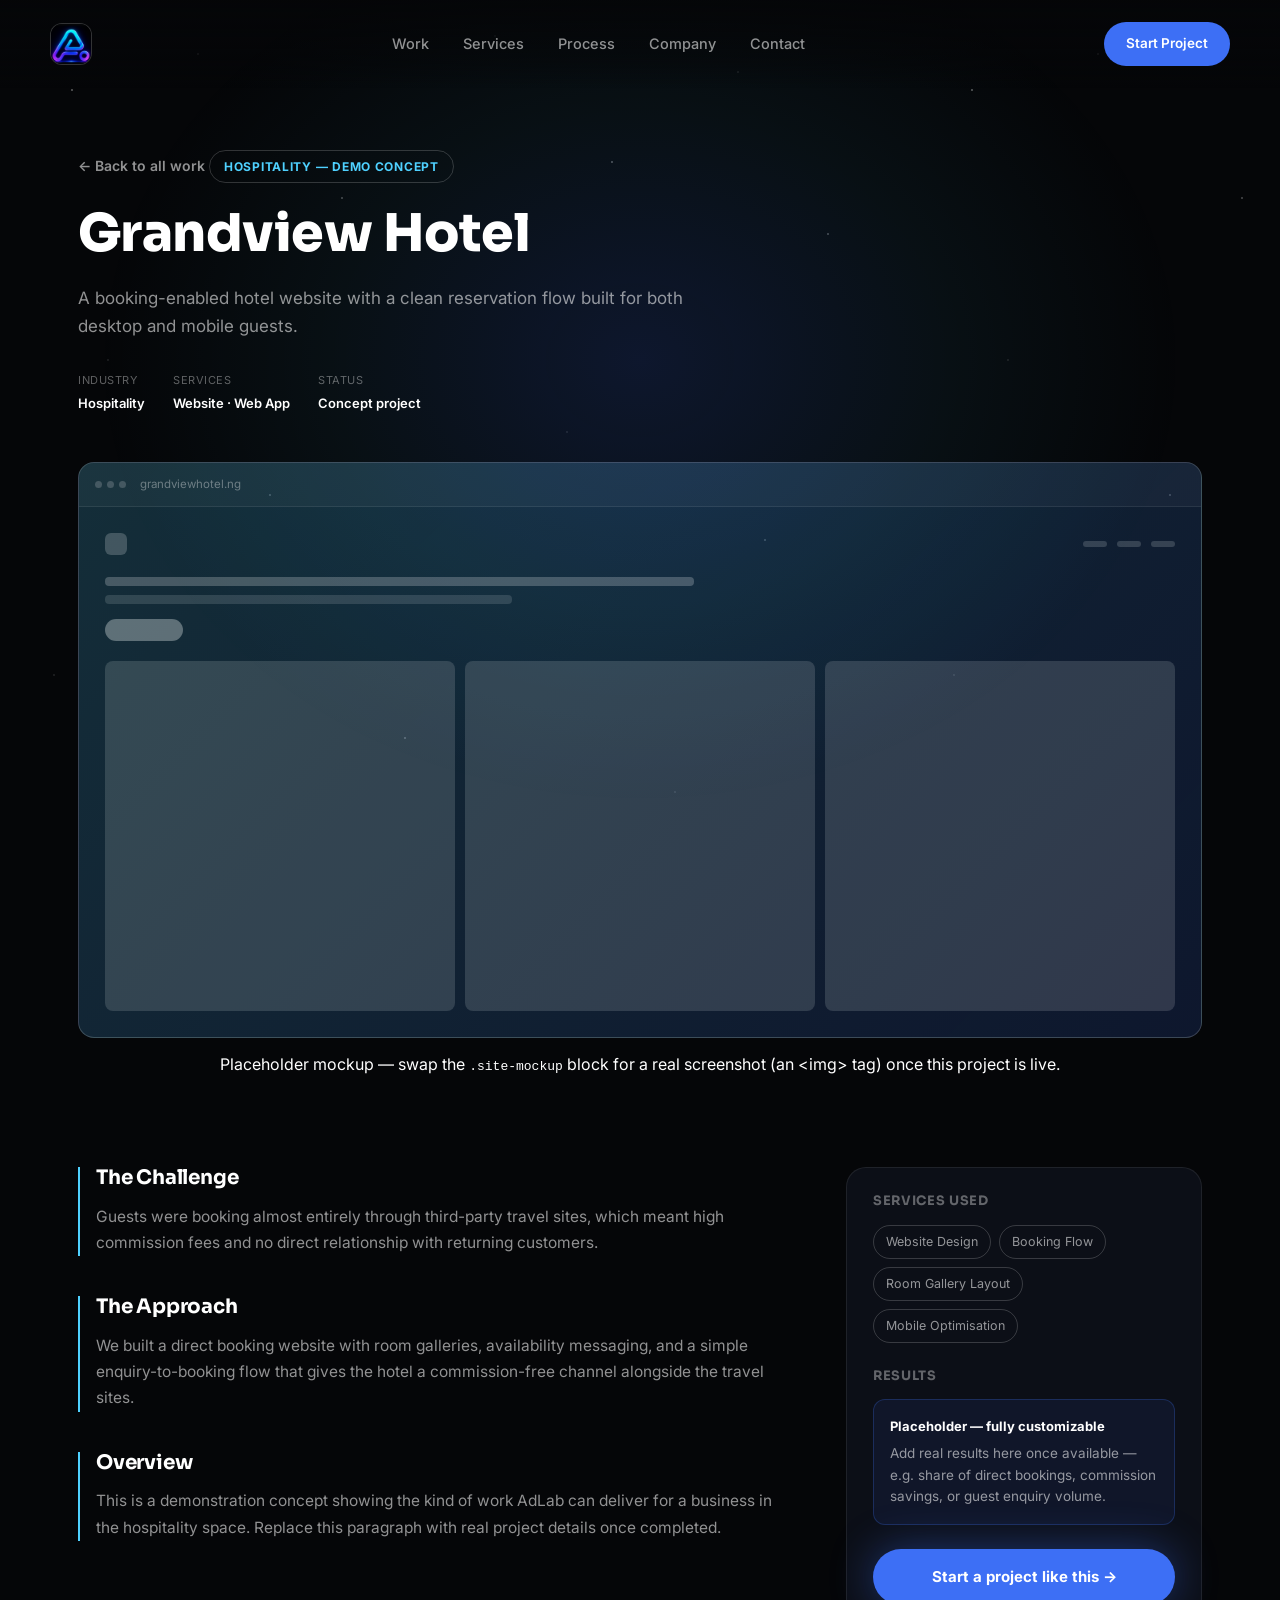
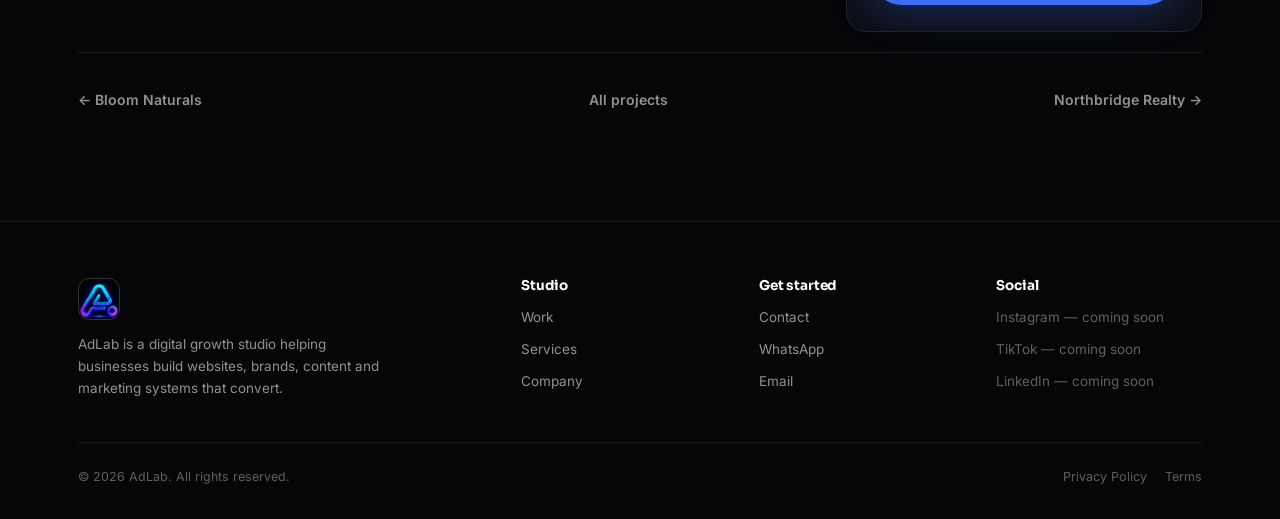
<file: project-grandview-hotel.html>
<!DOCTYPE html>
<html lang="en">
<head>
<meta charset="UTF-8">
<meta name="viewport" content="width=device-width, initial-scale=1.0">
<title>Grandview Hotel — Case Study — AdLab</title>
<meta name="description" content="A booking-enabled hotel website with a clean reservation flow built for both desktop and mobile guests.">
<link rel="stylesheet" href="style.css">
<link rel="icon" type="image/png" href="logo.png">
</head>
<body>

<header>
  <nav>
    <a href="index.html" class="brand" aria-label="AdLab home"><span class="logo"><img src="logo.png" alt="AdLab logo" style="width:100%;height:100%;object-fit:cover;border-radius:8px;"></span></a>
    <div class="navlinks" id="desktopLinks">
      <a href="index.html#work">Work</a>
      <a href="index.html#services">Services</a>
      <a href="index.html#process">Process</a>
      <a href="index.html#why">Company</a>
      <a href="index.html#contact">Contact</a>
    </div>
    <a href="index.html#contact" class="nav-cta">Start Project</a>
    <button class="navtoggle" id="navtoggle" aria-label="Open menu">☰</button>
  </nav>
</header>

<div class="drawer" id="drawer">
  <div class="drawer-top">
    <a href="index.html" class="brand" aria-label="AdLab home"><span class="logo"><img src="logo.png" alt="AdLab logo" style="width:100%;height:100%;object-fit:cover;border-radius:8px;"></span></a>
    <button class="drawer-close" id="drawerClose" aria-label="Close menu">✕</button>
  </div>
  <div class="drawer-links" id="drawerLinks">
    <a href="index.html#work">Work</a>
    <a href="index.html#services">Services</a>
    <a href="index.html#process">Process</a>
    <a href="index.html#why">Company</a>
    <a href="index.html#contact">Contact</a>
  </div>
  <div class="drawer-spacer"></div>
  <a href="index.html#contact" class="drawer-cta">Get Started</a>
</div>

<main>
<section class="cs-hero">
  <div class="wrap">
    <a href="index.html#work" class="back-link">← Back to all work</a>
    <div class="cs-tag">Hospitality — Demo Concept</div>
    <h1 class="cs-title">Grandview Hotel</h1>
    <p class="cs-desc">A booking-enabled hotel website with a clean reservation flow built for both desktop and mobile guests.</p>
    <div class="cs-meta-row">
      <div class="cs-meta"><div class="k">Industry</div><div class="v">Hospitality</div></div>
      <div class="cs-meta"><div class="k">Services</div><div class="v">Website · Web App</div></div>
      <div class="cs-meta"><div class="k">Status</div><div class="v">Concept project</div></div>
    </div>

    <div class="site-mockup" style="background:linear-gradient(135deg, rgba(79,209,255,0.2), rgba(61,111,245,0.16));">
      <div class="sm-topbar">
        <div class="sm-dots"><span></span><span></span><span></span></div>
        <span class="sm-url">grandviewhotel.ng</span>
      </div>
      <div class="sm-body">
        <div class="sm-nav-row">
          <div class="sm-logo-chip"></div>
          <div class="sm-nav-links"><span></span><span></span><span></span></div>
        </div>
        <div class="sm-hero">
          <div class="sm-line" style="width:55%;"></div>
          <div class="sm-line dim" style="width:38%;"></div>
          <div class="sm-btn"></div>
        </div>
        <div class="sm-grid3"><div></div><div></div><div></div></div>
      </div>
    </div>
    <p class="cs-vp-note" style="text-align:center; margin-top:14px;">Placeholder mockup — swap the <code>.site-mockup</code> block for a real screenshot (an &lt;img&gt; tag) once this project is live.</p>
  </div>
</section>

<section style="padding-top:20px;">
  <div class="wrap cs-body-grid">
    <div>
      <div class="cs-block cs-editable">
        <h3>The Challenge</h3>
        <p>Guests were booking almost entirely through third-party travel sites, which meant high commission fees and no direct relationship with returning customers.</p>
      </div>
      <div class="cs-block cs-editable">
        <h3>The Approach</h3>
        <p>We built a direct booking website with room galleries, availability messaging, and a simple enquiry-to-booking flow that gives the hotel a commission-free channel alongside the travel sites.</p>
      </div>
      <div class="cs-block cs-editable">
        <h3>Overview</h3>
        <p>This is a demonstration concept showing the kind of work AdLab can deliver for a business in the hospitality space. Replace this paragraph with real project details once completed.</p>
      </div>
    </div>

    <aside class="cs-sidebar">
      <h4>Services used</h4>
      <div class="cs-tags">
        <span class="cs-service-tag">Website Design</span>
        <span class="cs-service-tag">Booking Flow</span>
        <span class="cs-service-tag">Room Gallery Layout</span>
        <span class="cs-service-tag">Mobile Optimisation</span>
      </div>
      <h4>Results</h4>
      <div class="cs-result-box">
        <strong>Placeholder — fully customizable</strong>
        Add real results here once available — e.g. share of direct bookings, commission savings, or guest enquiry volume.
      </div>
      <a href="index.html#contact" class="btn-primary" style="width:100%; text-align:center; box-sizing:border-box;">Start a project like this →</a>
    </aside>
  </div>

  <div class="wrap">
    <div class="cs-nav-projects">
      <a href="project-bloom-naturals.html">← Bloom Naturals</a>
      <a href="index.html#work">All projects</a>
      <a href="project-northbridge-realty.html">Northbridge Realty →</a>
    </div>
  </div>
</section>
</main>

<footer>
  <div class="wrap">
    <div class="foot-grid">
      <div>
        <div class="brand"><span class="logo"><img src="logo.png" alt="AdLab logo" style="width:100%;height:100%;object-fit:cover;border-radius:8px;"></span></div>
        <p class="foot-brand-desc">AdLab is a digital growth studio helping businesses build websites, brands, content and marketing systems that convert.</p>
      </div>
      <div class="foot-col"><h4>Studio</h4><a href="index.html#work">Work</a><a href="index.html#services">Services</a><a href="index.html#why">Company</a></div>
      <div class="foot-col"><h4>Get started</h4><a href="index.html#contact">Contact</a><a href="#" target="_blank" rel="noopener" data-wa-link>WhatsApp</a><a href="mailto:hello@adlab.com.ng">Email</a></div>
      <div class="foot-col"><h4>Social</h4><span class="foot-disabled">Instagram — coming soon</span><span class="foot-disabled">TikTok — coming soon</span><span class="foot-disabled">LinkedIn — coming soon</span></div>
    </div>
    <div class="foot-bottom">
      <div>© <span id="year"></span> AdLab. All rights reserved.</div>
      <div><a href="privacy.html">Privacy Policy</a><a href="terms.html">Terms</a></div>
    </div>
  </div>
</footer>

<a href="#" target="_blank" rel="noopener" class="wa-float" aria-label="Chat on WhatsApp" data-wa-link>💬</a>

<script src="main.js"></script>
</body>
</html>
</file>
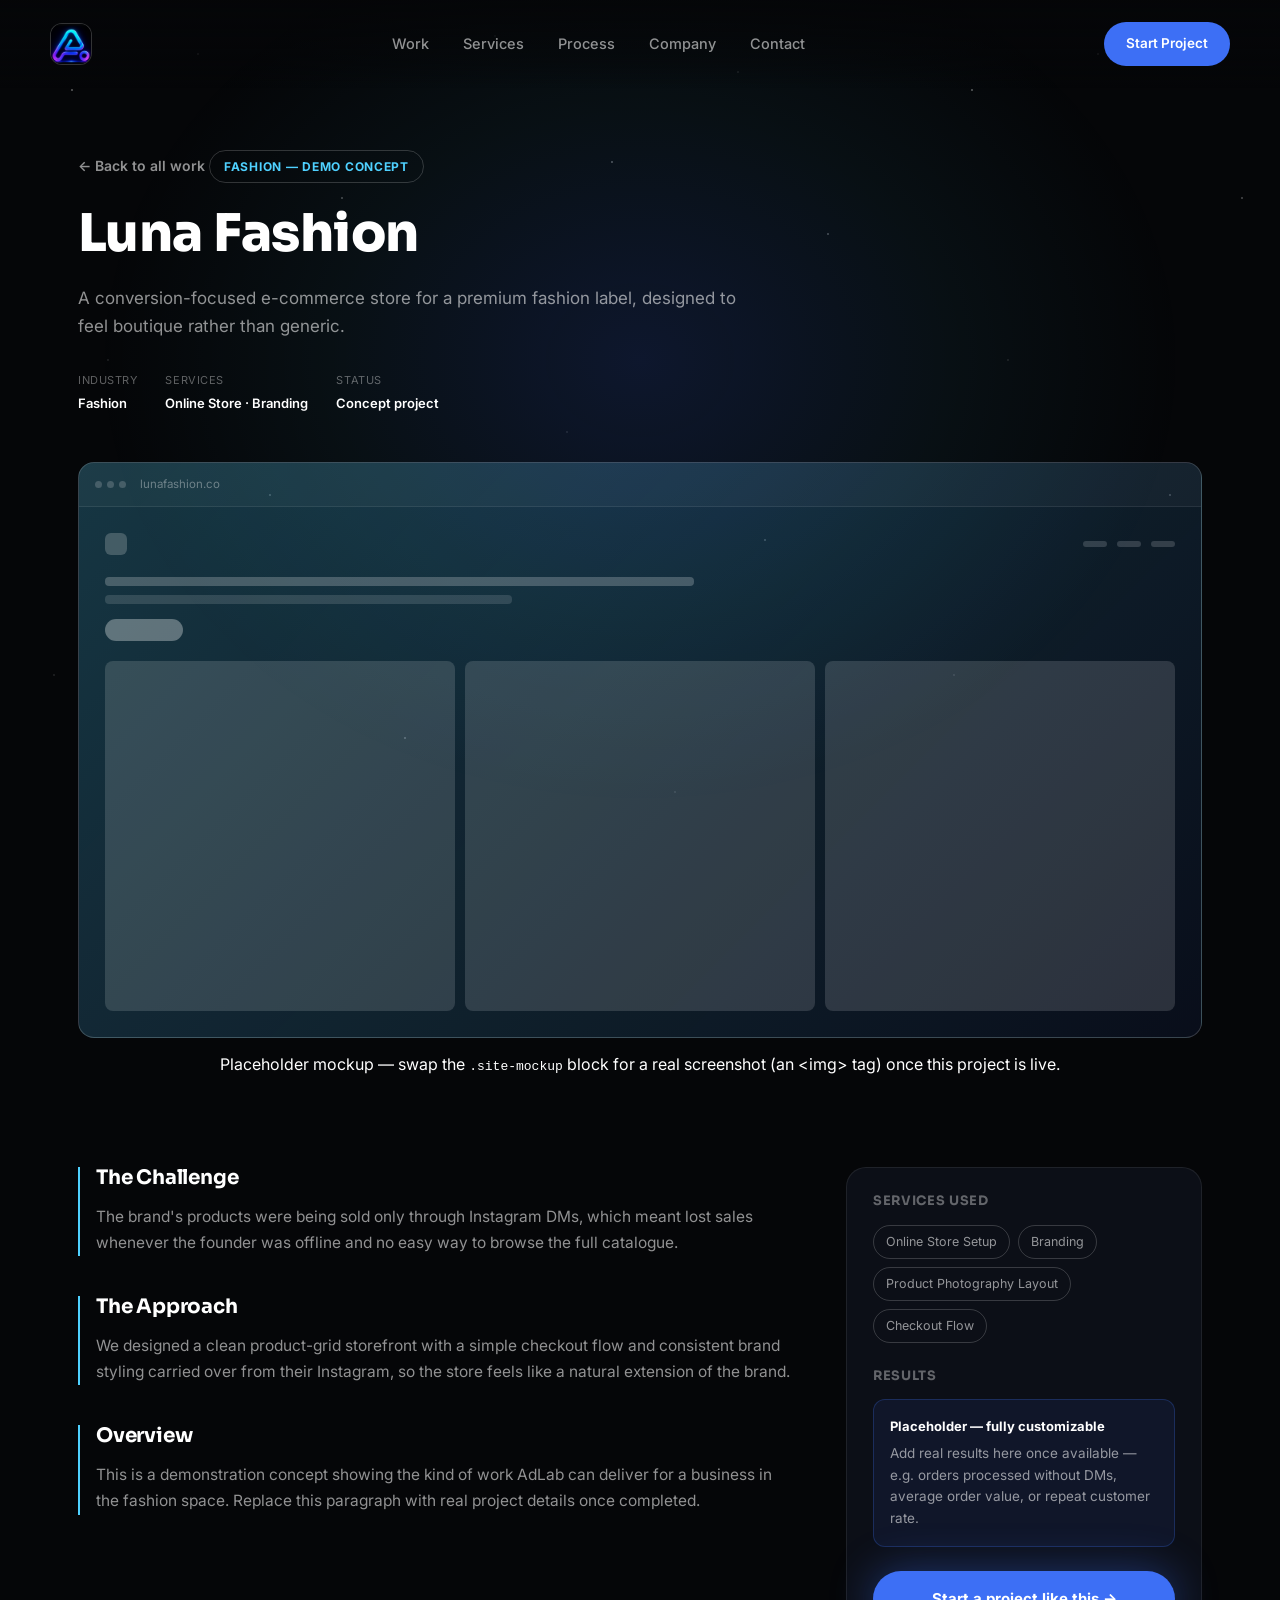
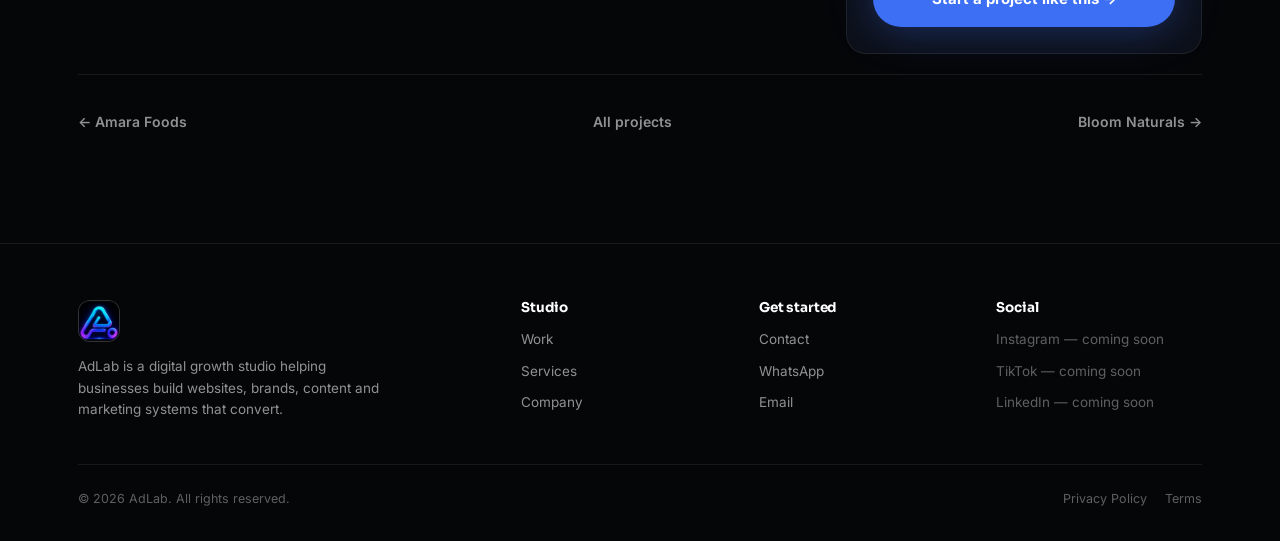
<file: project-luna-fashion.html>
<!DOCTYPE html>
<html lang="en">
<head>
<meta charset="UTF-8">
<meta name="viewport" content="width=device-width, initial-scale=1.0">
<title>Luna Fashion — Case Study — AdLab</title>
<meta name="description" content="A conversion-focused e-commerce store for a premium fashion label, designed to feel boutique rather than generic.">
<link rel="stylesheet" href="style.css">
<link rel="icon" type="image/png" href="logo.png">
</head>
<body>

<header>
  <nav>
    <a href="index.html" class="brand" aria-label="AdLab home"><span class="logo"><img src="logo.png" alt="AdLab logo" style="width:100%;height:100%;object-fit:cover;border-radius:8px;"></span></a>
    <div class="navlinks" id="desktopLinks">
      <a href="index.html#work">Work</a>
      <a href="index.html#services">Services</a>
      <a href="index.html#process">Process</a>
      <a href="index.html#why">Company</a>
      <a href="index.html#contact">Contact</a>
    </div>
    <a href="index.html#contact" class="nav-cta">Start Project</a>
    <button class="navtoggle" id="navtoggle" aria-label="Open menu">☰</button>
  </nav>
</header>

<div class="drawer" id="drawer">
  <div class="drawer-top">
    <a href="index.html" class="brand" aria-label="AdLab home"><span class="logo"><img src="logo.png" alt="AdLab logo" style="width:100%;height:100%;object-fit:cover;border-radius:8px;"></span></a>
    <button class="drawer-close" id="drawerClose" aria-label="Close menu">✕</button>
  </div>
  <div class="drawer-links" id="drawerLinks">
    <a href="index.html#work">Work</a>
    <a href="index.html#services">Services</a>
    <a href="index.html#process">Process</a>
    <a href="index.html#why">Company</a>
    <a href="index.html#contact">Contact</a>
  </div>
  <div class="drawer-spacer"></div>
  <a href="index.html#contact" class="drawer-cta">Get Started</a>
</div>

<main>
<section class="cs-hero">
  <div class="wrap">
    <a href="index.html#work" class="back-link">← Back to all work</a>
    <div class="cs-tag">Fashion — Demo Concept</div>
    <h1 class="cs-title">Luna Fashion</h1>
    <p class="cs-desc">A conversion-focused e-commerce store for a premium fashion label, designed to feel boutique rather than generic.</p>
    <div class="cs-meta-row">
      <div class="cs-meta"><div class="k">Industry</div><div class="v">Fashion</div></div>
      <div class="cs-meta"><div class="k">Services</div><div class="v">Online Store · Branding</div></div>
      <div class="cs-meta"><div class="k">Status</div><div class="v">Concept project</div></div>
    </div>

    <div class="site-mockup" style="background:linear-gradient(135deg, rgba(79,209,255,0.24), rgba(61,111,245,0.08));">
      <div class="sm-topbar">
        <div class="sm-dots"><span></span><span></span><span></span></div>
        <span class="sm-url">lunafashion.co</span>
      </div>
      <div class="sm-body">
        <div class="sm-nav-row">
          <div class="sm-logo-chip"></div>
          <div class="sm-nav-links"><span></span><span></span><span></span></div>
        </div>
        <div class="sm-hero">
          <div class="sm-line" style="width:55%;"></div>
          <div class="sm-line dim" style="width:38%;"></div>
          <div class="sm-btn"></div>
        </div>
        <div class="sm-grid3"><div></div><div></div><div></div></div>
      </div>
    </div>
    <p class="cs-vp-note" style="text-align:center; margin-top:14px;">Placeholder mockup — swap the <code>.site-mockup</code> block for a real screenshot (an &lt;img&gt; tag) once this project is live.</p>
  </div>
</section>

<section style="padding-top:20px;">
  <div class="wrap cs-body-grid">
    <div>
      <div class="cs-block cs-editable">
        <h3>The Challenge</h3>
        <p>The brand's products were being sold only through Instagram DMs, which meant lost sales whenever the founder was offline and no easy way to browse the full catalogue.</p>
      </div>
      <div class="cs-block cs-editable">
        <h3>The Approach</h3>
        <p>We designed a clean product-grid storefront with a simple checkout flow and consistent brand styling carried over from their Instagram, so the store feels like a natural extension of the brand.</p>
      </div>
      <div class="cs-block cs-editable">
        <h3>Overview</h3>
        <p>This is a demonstration concept showing the kind of work AdLab can deliver for a business in the fashion space. Replace this paragraph with real project details once completed.</p>
      </div>
    </div>

    <aside class="cs-sidebar">
      <h4>Services used</h4>
      <div class="cs-tags">
        <span class="cs-service-tag">Online Store Setup</span>
        <span class="cs-service-tag">Branding</span>
        <span class="cs-service-tag">Product Photography Layout</span>
        <span class="cs-service-tag">Checkout Flow</span>
      </div>
      <h4>Results</h4>
      <div class="cs-result-box">
        <strong>Placeholder — fully customizable</strong>
        Add real results here once available — e.g. orders processed without DMs, average order value, or repeat customer rate.
      </div>
      <a href="index.html#contact" class="btn-primary" style="width:100%; text-align:center; box-sizing:border-box;">Start a project like this →</a>
    </aside>
  </div>

  <div class="wrap">
    <div class="cs-nav-projects">
      <a href="project-amara-foods.html">← Amara Foods</a>
      <a href="index.html#work">All projects</a>
      <a href="project-bloom-naturals.html">Bloom Naturals →</a>
    </div>
  </div>
</section>
</main>

<footer>
  <div class="wrap">
    <div class="foot-grid">
      <div>
        <div class="brand"><span class="logo"><img src="logo.png" alt="AdLab logo" style="width:100%;height:100%;object-fit:cover;border-radius:8px;"></span></div>
        <p class="foot-brand-desc">AdLab is a digital growth studio helping businesses build websites, brands, content and marketing systems that convert.</p>
      </div>
      <div class="foot-col"><h4>Studio</h4><a href="index.html#work">Work</a><a href="index.html#services">Services</a><a href="index.html#why">Company</a></div>
      <div class="foot-col"><h4>Get started</h4><a href="index.html#contact">Contact</a><a href="#" target="_blank" rel="noopener" data-wa-link>WhatsApp</a><a href="mailto:hello@adlab.com.ng">Email</a></div>
      <div class="foot-col"><h4>Social</h4><span class="foot-disabled">Instagram — coming soon</span><span class="foot-disabled">TikTok — coming soon</span><span class="foot-disabled">LinkedIn — coming soon</span></div>
    </div>
    <div class="foot-bottom">
      <div>© <span id="year"></span> AdLab. All rights reserved.</div>
      <div><a href="privacy.html">Privacy Policy</a><a href="terms.html">Terms</a></div>
    </div>
  </div>
</footer>

<a href="#" target="_blank" rel="noopener" class="wa-float" aria-label="Chat on WhatsApp" data-wa-link>💬</a>

<script src="main.js"></script>
</body>
</html>
</file>
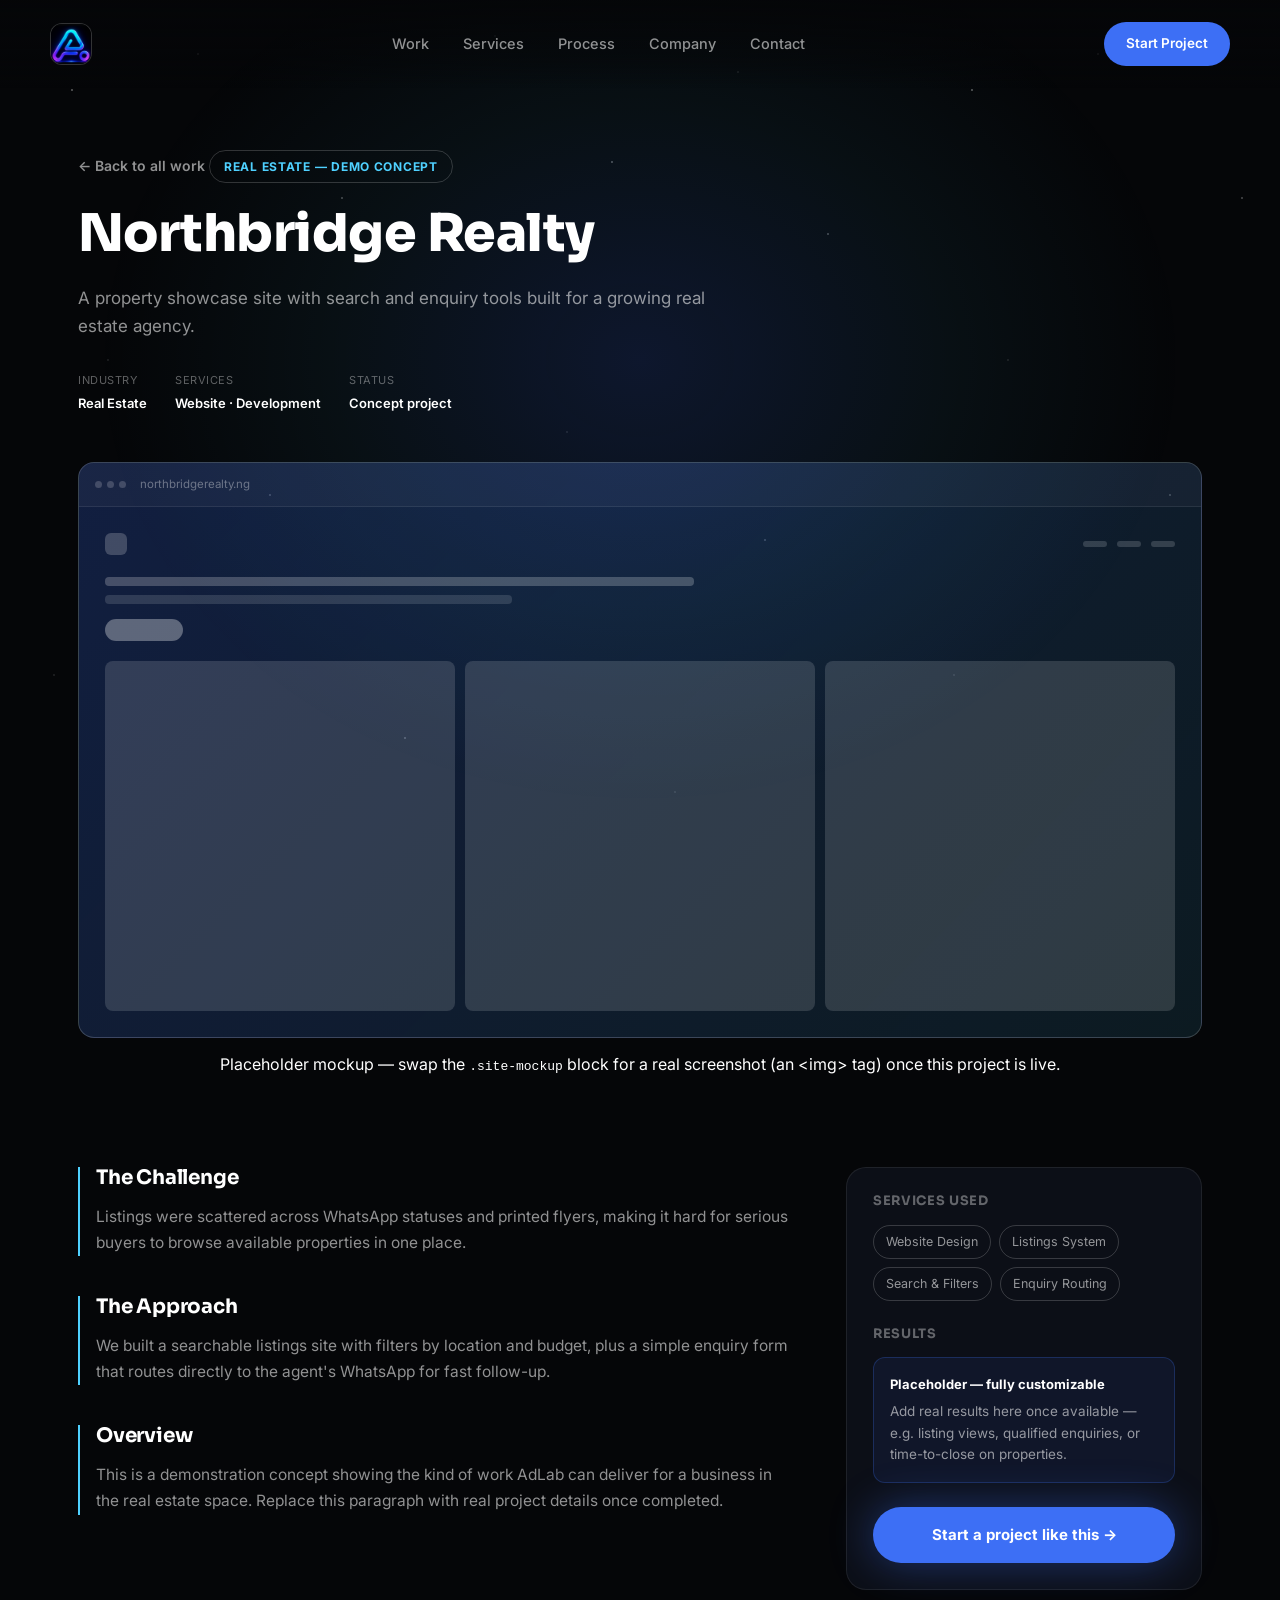
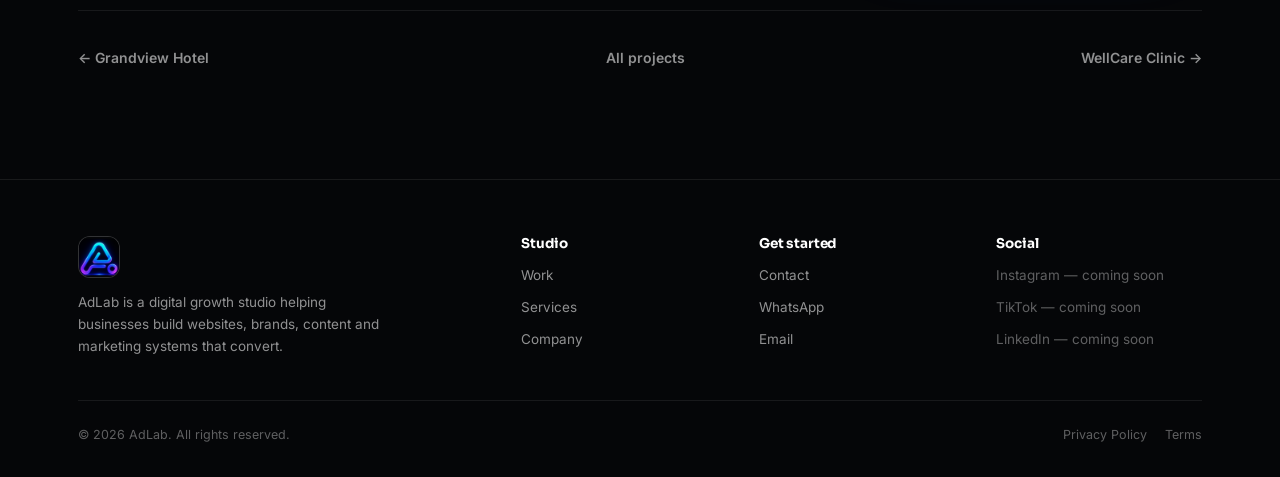
<file: project-northbridge-realty.html>
<!DOCTYPE html>
<html lang="en">
<head>
<meta charset="UTF-8">
<meta name="viewport" content="width=device-width, initial-scale=1.0">
<title>Northbridge Realty — Case Study — AdLab</title>
<meta name="description" content="A property showcase site with search and enquiry tools built for a growing real estate agency.">
<link rel="stylesheet" href="style.css">
<link rel="icon" type="image/png" href="logo.png">
</head>
<body>

<header>
  <nav>
    <a href="index.html" class="brand" aria-label="AdLab home"><span class="logo"><img src="logo.png" alt="AdLab logo" style="width:100%;height:100%;object-fit:cover;border-radius:8px;"></span></a>
    <div class="navlinks" id="desktopLinks">
      <a href="index.html#work">Work</a>
      <a href="index.html#services">Services</a>
      <a href="index.html#process">Process</a>
      <a href="index.html#why">Company</a>
      <a href="index.html#contact">Contact</a>
    </div>
    <a href="index.html#contact" class="nav-cta">Start Project</a>
    <button class="navtoggle" id="navtoggle" aria-label="Open menu">☰</button>
  </nav>
</header>

<div class="drawer" id="drawer">
  <div class="drawer-top">
    <a href="index.html" class="brand" aria-label="AdLab home"><span class="logo"><img src="logo.png" alt="AdLab logo" style="width:100%;height:100%;object-fit:cover;border-radius:8px;"></span></a>
    <button class="drawer-close" id="drawerClose" aria-label="Close menu">✕</button>
  </div>
  <div class="drawer-links" id="drawerLinks">
    <a href="index.html#work">Work</a>
    <a href="index.html#services">Services</a>
    <a href="index.html#process">Process</a>
    <a href="index.html#why">Company</a>
    <a href="index.html#contact">Contact</a>
  </div>
  <div class="drawer-spacer"></div>
  <a href="index.html#contact" class="drawer-cta">Get Started</a>
</div>

<main>
<section class="cs-hero">
  <div class="wrap">
    <a href="index.html#work" class="back-link">← Back to all work</a>
    <div class="cs-tag">Real Estate — Demo Concept</div>
    <h1 class="cs-title">Northbridge Realty</h1>
    <p class="cs-desc">A property showcase site with search and enquiry tools built for a growing real estate agency.</p>
    <div class="cs-meta-row">
      <div class="cs-meta"><div class="k">Industry</div><div class="v">Real Estate</div></div>
      <div class="cs-meta"><div class="k">Services</div><div class="v">Website · Development</div></div>
      <div class="cs-meta"><div class="k">Status</div><div class="v">Concept project</div></div>
    </div>

    <div class="site-mockup" style="background:linear-gradient(135deg, rgba(61,111,245,0.24), rgba(79,209,255,0.1));">
      <div class="sm-topbar">
        <div class="sm-dots"><span></span><span></span><span></span></div>
        <span class="sm-url">northbridgerealty.ng</span>
      </div>
      <div class="sm-body">
        <div class="sm-nav-row">
          <div class="sm-logo-chip"></div>
          <div class="sm-nav-links"><span></span><span></span><span></span></div>
        </div>
        <div class="sm-hero">
          <div class="sm-line" style="width:55%;"></div>
          <div class="sm-line dim" style="width:38%;"></div>
          <div class="sm-btn"></div>
        </div>
        <div class="sm-grid3"><div></div><div></div><div></div></div>
      </div>
    </div>
    <p class="cs-vp-note" style="text-align:center; margin-top:14px;">Placeholder mockup — swap the <code>.site-mockup</code> block for a real screenshot (an &lt;img&gt; tag) once this project is live.</p>
  </div>
</section>

<section style="padding-top:20px;">
  <div class="wrap cs-body-grid">
    <div>
      <div class="cs-block cs-editable">
        <h3>The Challenge</h3>
        <p>Listings were scattered across WhatsApp statuses and printed flyers, making it hard for serious buyers to browse available properties in one place.</p>
      </div>
      <div class="cs-block cs-editable">
        <h3>The Approach</h3>
        <p>We built a searchable listings site with filters by location and budget, plus a simple enquiry form that routes directly to the agent's WhatsApp for fast follow-up.</p>
      </div>
      <div class="cs-block cs-editable">
        <h3>Overview</h3>
        <p>This is a demonstration concept showing the kind of work AdLab can deliver for a business in the real estate space. Replace this paragraph with real project details once completed.</p>
      </div>
    </div>

    <aside class="cs-sidebar">
      <h4>Services used</h4>
      <div class="cs-tags">
        <span class="cs-service-tag">Website Design</span>
        <span class="cs-service-tag">Listings System</span>
        <span class="cs-service-tag">Search & Filters</span>
        <span class="cs-service-tag">Enquiry Routing</span>
      </div>
      <h4>Results</h4>
      <div class="cs-result-box">
        <strong>Placeholder — fully customizable</strong>
        Add real results here once available — e.g. listing views, qualified enquiries, or time-to-close on properties.
      </div>
      <a href="index.html#contact" class="btn-primary" style="width:100%; text-align:center; box-sizing:border-box;">Start a project like this →</a>
    </aside>
  </div>

  <div class="wrap">
    <div class="cs-nav-projects">
      <a href="project-grandview-hotel.html">← Grandview Hotel</a>
      <a href="index.html#work">All projects</a>
      <a href="project-wellcare-clinic.html">WellCare Clinic →</a>
    </div>
  </div>
</section>
</main>

<footer>
  <div class="wrap">
    <div class="foot-grid">
      <div>
        <div class="brand"><span class="logo"><img src="logo.png" alt="AdLab logo" style="width:100%;height:100%;object-fit:cover;border-radius:8px;"></span></div>
        <p class="foot-brand-desc">AdLab is a digital growth studio helping businesses build websites, brands, content and marketing systems that convert.</p>
      </div>
      <div class="foot-col"><h4>Studio</h4><a href="index.html#work">Work</a><a href="index.html#services">Services</a><a href="index.html#why">Company</a></div>
      <div class="foot-col"><h4>Get started</h4><a href="index.html#contact">Contact</a><a href="#" target="_blank" rel="noopener" data-wa-link>WhatsApp</a><a href="mailto:hello@adlab.com.ng">Email</a></div>
      <div class="foot-col"><h4>Social</h4><span class="foot-disabled">Instagram — coming soon</span><span class="foot-disabled">TikTok — coming soon</span><span class="foot-disabled">LinkedIn — coming soon</span></div>
    </div>
    <div class="foot-bottom">
      <div>© <span id="year"></span> AdLab. All rights reserved.</div>
      <div><a href="privacy.html">Privacy Policy</a><a href="terms.html">Terms</a></div>
    </div>
  </div>
</footer>

<a href="#" target="_blank" rel="noopener" class="wa-float" aria-label="Chat on WhatsApp" data-wa-link>💬</a>

<script src="main.js"></script>
</body>
</html>
</file>
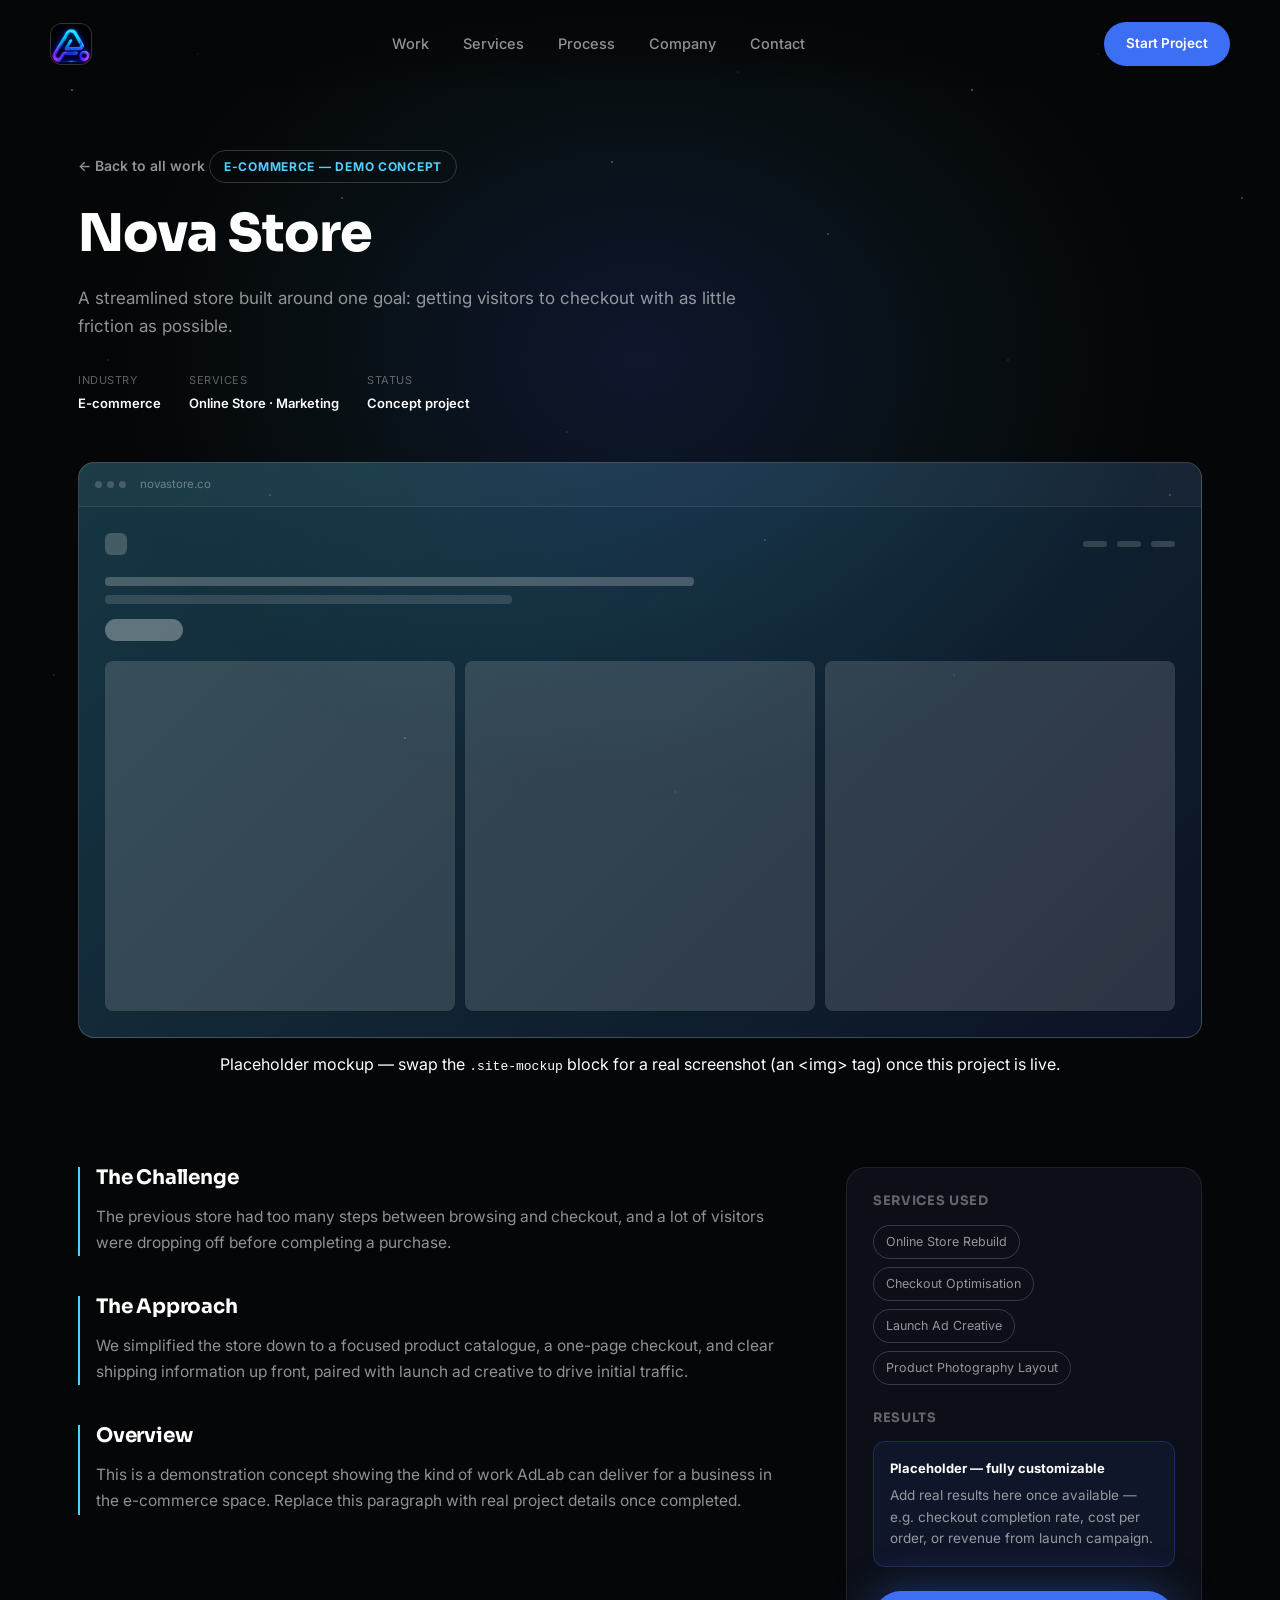
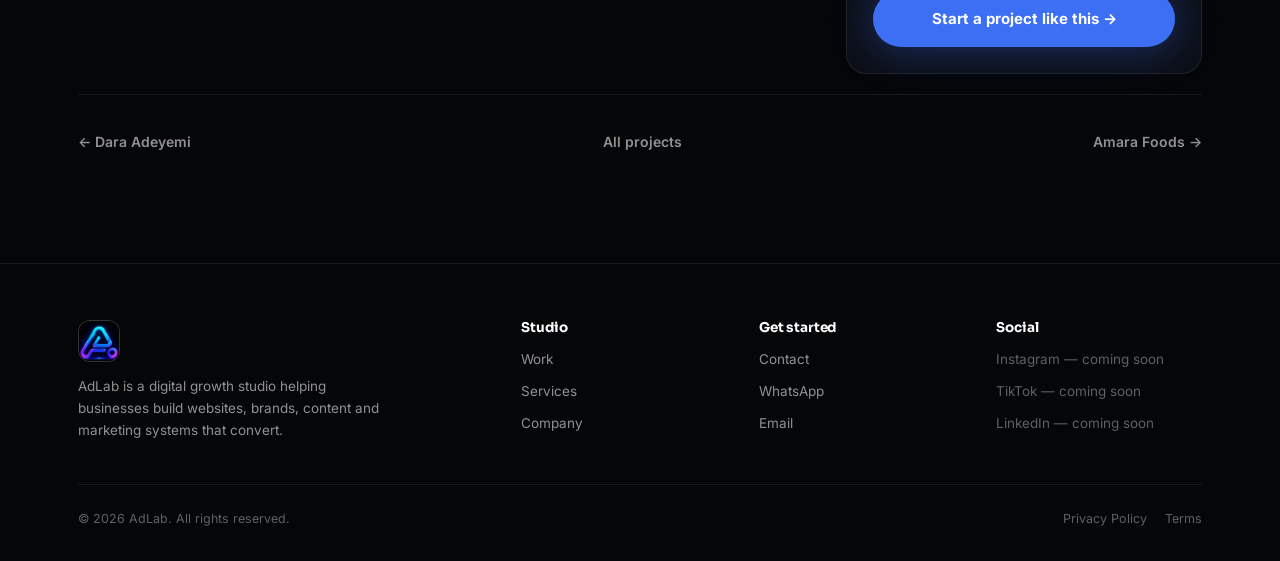
<file: project-nova-store.html>
<!DOCTYPE html>
<html lang="en">
<head>
<meta charset="UTF-8">
<meta name="viewport" content="width=device-width, initial-scale=1.0">
<title>Nova Store — Case Study — AdLab</title>
<meta name="description" content="A streamlined store built around one goal: getting visitors to checkout with as little friction as possible.">
<link rel="stylesheet" href="style.css">
<link rel="icon" type="image/png" href="logo.png">
</head>
<body>

<header>
  <nav>
    <a href="index.html" class="brand" aria-label="AdLab home"><span class="logo"><img src="logo.png" alt="AdLab logo" style="width:100%;height:100%;object-fit:cover;border-radius:8px;"></span></a>
    <div class="navlinks" id="desktopLinks">
      <a href="index.html#work">Work</a>
      <a href="index.html#services">Services</a>
      <a href="index.html#process">Process</a>
      <a href="index.html#why">Company</a>
      <a href="index.html#contact">Contact</a>
    </div>
    <a href="index.html#contact" class="nav-cta">Start Project</a>
    <button class="navtoggle" id="navtoggle" aria-label="Open menu">☰</button>
  </nav>
</header>

<div class="drawer" id="drawer">
  <div class="drawer-top">
    <a href="index.html" class="brand" aria-label="AdLab home"><span class="logo"><img src="logo.png" alt="AdLab logo" style="width:100%;height:100%;object-fit:cover;border-radius:8px;"></span></a>
    <button class="drawer-close" id="drawerClose" aria-label="Close menu">✕</button>
  </div>
  <div class="drawer-links" id="drawerLinks">
    <a href="index.html#work">Work</a>
    <a href="index.html#services">Services</a>
    <a href="index.html#process">Process</a>
    <a href="index.html#why">Company</a>
    <a href="index.html#contact">Contact</a>
  </div>
  <div class="drawer-spacer"></div>
  <a href="index.html#contact" class="drawer-cta">Get Started</a>
</div>

<main>
<section class="cs-hero">
  <div class="wrap">
    <a href="index.html#work" class="back-link">← Back to all work</a>
    <div class="cs-tag">E-commerce — Demo Concept</div>
    <h1 class="cs-title">Nova Store</h1>
    <p class="cs-desc">A streamlined store built around one goal: getting visitors to checkout with as little friction as possible.</p>
    <div class="cs-meta-row">
      <div class="cs-meta"><div class="k">Industry</div><div class="v">E-commerce</div></div>
      <div class="cs-meta"><div class="k">Services</div><div class="v">Online Store · Marketing</div></div>
      <div class="cs-meta"><div class="k">Status</div><div class="v">Concept project</div></div>
    </div>

    <div class="site-mockup" style="background:linear-gradient(135deg, rgba(79,209,255,0.24), rgba(61,111,245,0.12));">
      <div class="sm-topbar">
        <div class="sm-dots"><span></span><span></span><span></span></div>
        <span class="sm-url">novastore.co</span>
      </div>
      <div class="sm-body">
        <div class="sm-nav-row">
          <div class="sm-logo-chip"></div>
          <div class="sm-nav-links"><span></span><span></span><span></span></div>
        </div>
        <div class="sm-hero">
          <div class="sm-line" style="width:55%;"></div>
          <div class="sm-line dim" style="width:38%;"></div>
          <div class="sm-btn"></div>
        </div>
        <div class="sm-grid3"><div></div><div></div><div></div></div>
      </div>
    </div>
    <p class="cs-vp-note" style="text-align:center; margin-top:14px;">Placeholder mockup — swap the <code>.site-mockup</code> block for a real screenshot (an &lt;img&gt; tag) once this project is live.</p>
  </div>
</section>

<section style="padding-top:20px;">
  <div class="wrap cs-body-grid">
    <div>
      <div class="cs-block cs-editable">
        <h3>The Challenge</h3>
        <p>The previous store had too many steps between browsing and checkout, and a lot of visitors were dropping off before completing a purchase.</p>
      </div>
      <div class="cs-block cs-editable">
        <h3>The Approach</h3>
        <p>We simplified the store down to a focused product catalogue, a one-page checkout, and clear shipping information up front, paired with launch ad creative to drive initial traffic.</p>
      </div>
      <div class="cs-block cs-editable">
        <h3>Overview</h3>
        <p>This is a demonstration concept showing the kind of work AdLab can deliver for a business in the e-commerce space. Replace this paragraph with real project details once completed.</p>
      </div>
    </div>

    <aside class="cs-sidebar">
      <h4>Services used</h4>
      <div class="cs-tags">
        <span class="cs-service-tag">Online Store Rebuild</span>
        <span class="cs-service-tag">Checkout Optimisation</span>
        <span class="cs-service-tag">Launch Ad Creative</span>
        <span class="cs-service-tag">Product Photography Layout</span>
      </div>
      <h4>Results</h4>
      <div class="cs-result-box">
        <strong>Placeholder — fully customizable</strong>
        Add real results here once available — e.g. checkout completion rate, cost per order, or revenue from launch campaign.
      </div>
      <a href="index.html#contact" class="btn-primary" style="width:100%; text-align:center; box-sizing:border-box;">Start a project like this →</a>
    </aside>
  </div>

  <div class="wrap">
    <div class="cs-nav-projects">
      <a href="project-dara-personal-brand.html">← Dara Adeyemi</a>
      <a href="index.html#work">All projects</a>
      <a href="project-amara-foods.html">Amara Foods →</a>
    </div>
  </div>
</section>
</main>

<footer>
  <div class="wrap">
    <div class="foot-grid">
      <div>
        <div class="brand"><span class="logo"><img src="logo.png" alt="AdLab logo" style="width:100%;height:100%;object-fit:cover;border-radius:8px;"></span></div>
        <p class="foot-brand-desc">AdLab is a digital growth studio helping businesses build websites, brands, content and marketing systems that convert.</p>
      </div>
      <div class="foot-col"><h4>Studio</h4><a href="index.html#work">Work</a><a href="index.html#services">Services</a><a href="index.html#why">Company</a></div>
      <div class="foot-col"><h4>Get started</h4><a href="index.html#contact">Contact</a><a href="#" target="_blank" rel="noopener" data-wa-link>WhatsApp</a><a href="mailto:hello@adlab.com.ng">Email</a></div>
      <div class="foot-col"><h4>Social</h4><span class="foot-disabled">Instagram — coming soon</span><span class="foot-disabled">TikTok — coming soon</span><span class="foot-disabled">LinkedIn — coming soon</span></div>
    </div>
    <div class="foot-bottom">
      <div>© <span id="year"></span> AdLab. All rights reserved.</div>
      <div><a href="privacy.html">Privacy Policy</a><a href="terms.html">Terms</a></div>
    </div>
  </div>
</footer>

<a href="#" target="_blank" rel="noopener" class="wa-float" aria-label="Chat on WhatsApp" data-wa-link>💬</a>

<script src="main.js"></script>
</body>
</html>
</file>
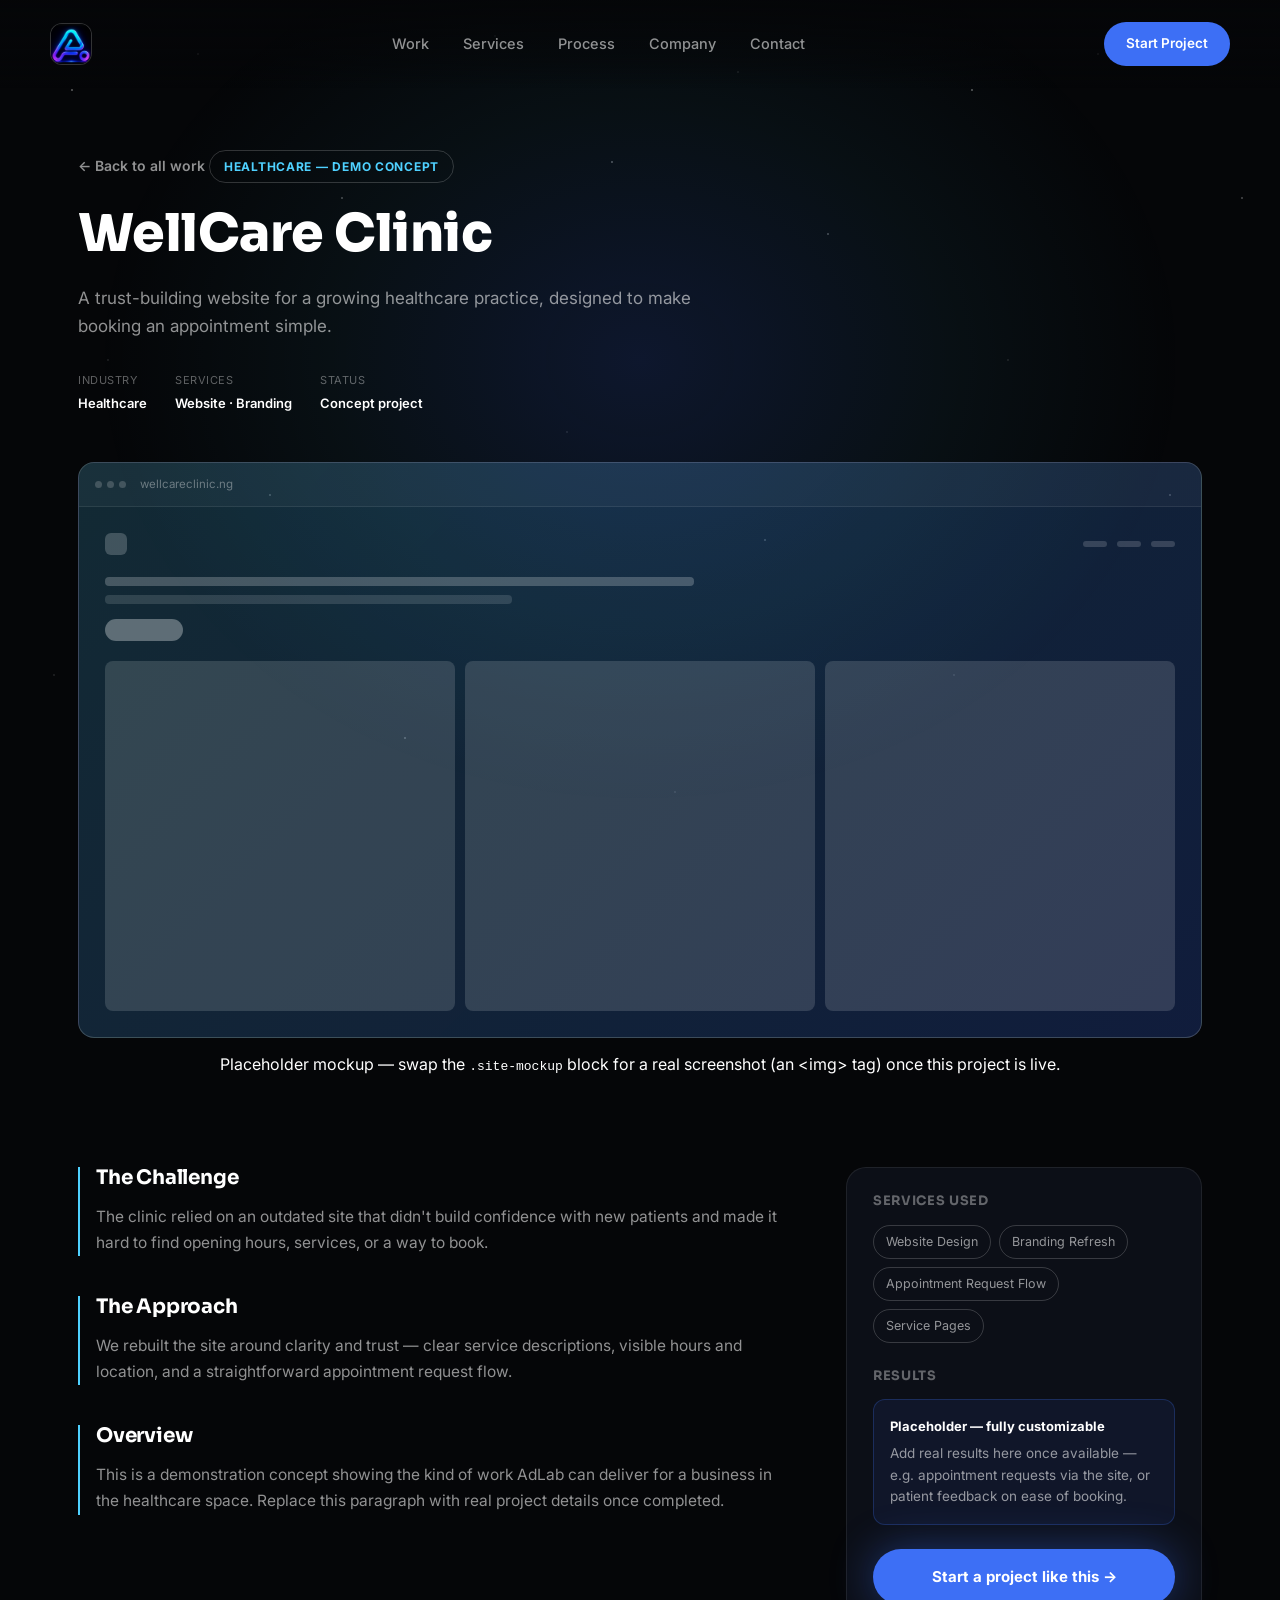
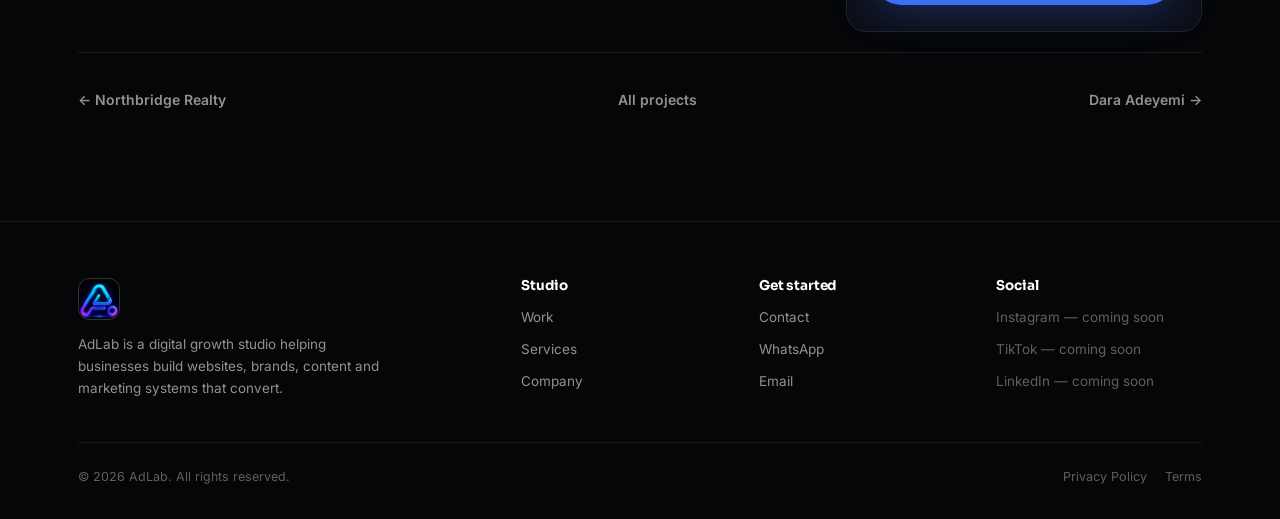
<file: project-wellcare-clinic.html>
<!DOCTYPE html>
<html lang="en">
<head>
<meta charset="UTF-8">
<meta name="viewport" content="width=device-width, initial-scale=1.0">
<title>WellCare Clinic — Case Study — AdLab</title>
<meta name="description" content="A trust-building website for a growing healthcare practice, designed to make booking an appointment simple.">
<link rel="stylesheet" href="style.css">
<link rel="icon" type="image/png" href="logo.png">
</head>
<body>

<header>
  <nav>
    <a href="index.html" class="brand" aria-label="AdLab home"><span class="logo"><img src="logo.png" alt="AdLab logo" style="width:100%;height:100%;object-fit:cover;border-radius:8px;"></span></a>
    <div class="navlinks" id="desktopLinks">
      <a href="index.html#work">Work</a>
      <a href="index.html#services">Services</a>
      <a href="index.html#process">Process</a>
      <a href="index.html#why">Company</a>
      <a href="index.html#contact">Contact</a>
    </div>
    <a href="index.html#contact" class="nav-cta">Start Project</a>
    <button class="navtoggle" id="navtoggle" aria-label="Open menu">☰</button>
  </nav>
</header>

<div class="drawer" id="drawer">
  <div class="drawer-top">
    <a href="index.html" class="brand" aria-label="AdLab home"><span class="logo"><img src="logo.png" alt="AdLab logo" style="width:100%;height:100%;object-fit:cover;border-radius:8px;"></span></a>
    <button class="drawer-close" id="drawerClose" aria-label="Close menu">✕</button>
  </div>
  <div class="drawer-links" id="drawerLinks">
    <a href="index.html#work">Work</a>
    <a href="index.html#services">Services</a>
    <a href="index.html#process">Process</a>
    <a href="index.html#why">Company</a>
    <a href="index.html#contact">Contact</a>
  </div>
  <div class="drawer-spacer"></div>
  <a href="index.html#contact" class="drawer-cta">Get Started</a>
</div>

<main>
<section class="cs-hero">
  <div class="wrap">
    <a href="index.html#work" class="back-link">← Back to all work</a>
    <div class="cs-tag">Healthcare — Demo Concept</div>
    <h1 class="cs-title">WellCare Clinic</h1>
    <p class="cs-desc">A trust-building website for a growing healthcare practice, designed to make booking an appointment simple.</p>
    <div class="cs-meta-row">
      <div class="cs-meta"><div class="k">Industry</div><div class="v">Healthcare</div></div>
      <div class="cs-meta"><div class="k">Services</div><div class="v">Website · Branding</div></div>
      <div class="cs-meta"><div class="k">Status</div><div class="v">Concept project</div></div>
    </div>

    <div class="site-mockup" style="background:linear-gradient(135deg, rgba(79,209,255,0.18), rgba(61,111,245,0.22));">
      <div class="sm-topbar">
        <div class="sm-dots"><span></span><span></span><span></span></div>
        <span class="sm-url">wellcareclinic.ng</span>
      </div>
      <div class="sm-body">
        <div class="sm-nav-row">
          <div class="sm-logo-chip"></div>
          <div class="sm-nav-links"><span></span><span></span><span></span></div>
        </div>
        <div class="sm-hero">
          <div class="sm-line" style="width:55%;"></div>
          <div class="sm-line dim" style="width:38%;"></div>
          <div class="sm-btn"></div>
        </div>
        <div class="sm-grid3"><div></div><div></div><div></div></div>
      </div>
    </div>
    <p class="cs-vp-note" style="text-align:center; margin-top:14px;">Placeholder mockup — swap the <code>.site-mockup</code> block for a real screenshot (an &lt;img&gt; tag) once this project is live.</p>
  </div>
</section>

<section style="padding-top:20px;">
  <div class="wrap cs-body-grid">
    <div>
      <div class="cs-block cs-editable">
        <h3>The Challenge</h3>
        <p>The clinic relied on an outdated site that didn't build confidence with new patients and made it hard to find opening hours, services, or a way to book.</p>
      </div>
      <div class="cs-block cs-editable">
        <h3>The Approach</h3>
        <p>We rebuilt the site around clarity and trust — clear service descriptions, visible hours and location, and a straightforward appointment request flow.</p>
      </div>
      <div class="cs-block cs-editable">
        <h3>Overview</h3>
        <p>This is a demonstration concept showing the kind of work AdLab can deliver for a business in the healthcare space. Replace this paragraph with real project details once completed.</p>
      </div>
    </div>

    <aside class="cs-sidebar">
      <h4>Services used</h4>
      <div class="cs-tags">
        <span class="cs-service-tag">Website Design</span>
        <span class="cs-service-tag">Branding Refresh</span>
        <span class="cs-service-tag">Appointment Request Flow</span>
        <span class="cs-service-tag">Service Pages</span>
      </div>
      <h4>Results</h4>
      <div class="cs-result-box">
        <strong>Placeholder — fully customizable</strong>
        Add real results here once available — e.g. appointment requests via the site, or patient feedback on ease of booking.
      </div>
      <a href="index.html#contact" class="btn-primary" style="width:100%; text-align:center; box-sizing:border-box;">Start a project like this →</a>
    </aside>
  </div>

  <div class="wrap">
    <div class="cs-nav-projects">
      <a href="project-northbridge-realty.html">← Northbridge Realty</a>
      <a href="index.html#work">All projects</a>
      <a href="project-dara-personal-brand.html">Dara Adeyemi →</a>
    </div>
  </div>
</section>
</main>

<footer>
  <div class="wrap">
    <div class="foot-grid">
      <div>
        <div class="brand"><span class="logo"><img src="logo.png" alt="AdLab logo" style="width:100%;height:100%;object-fit:cover;border-radius:8px;"></span></div>
        <p class="foot-brand-desc">AdLab is a digital growth studio helping businesses build websites, brands, content and marketing systems that convert.</p>
      </div>
      <div class="foot-col"><h4>Studio</h4><a href="index.html#work">Work</a><a href="index.html#services">Services</a><a href="index.html#why">Company</a></div>
      <div class="foot-col"><h4>Get started</h4><a href="index.html#contact">Contact</a><a href="#" target="_blank" rel="noopener" data-wa-link>WhatsApp</a><a href="mailto:hello@adlab.com.ng">Email</a></div>
      <div class="foot-col"><h4>Social</h4><span class="foot-disabled">Instagram — coming soon</span><span class="foot-disabled">TikTok — coming soon</span><span class="foot-disabled">LinkedIn — coming soon</span></div>
    </div>
    <div class="foot-bottom">
      <div>© <span id="year"></span> AdLab. All rights reserved.</div>
      <div><a href="privacy.html">Privacy Policy</a><a href="terms.html">Terms</a></div>
    </div>
  </div>
</footer>

<a href="#" target="_blank" rel="noopener" class="wa-float" aria-label="Chat on WhatsApp" data-wa-link>💬</a>

<script src="main.js"></script>
</body>
</html>
</file>
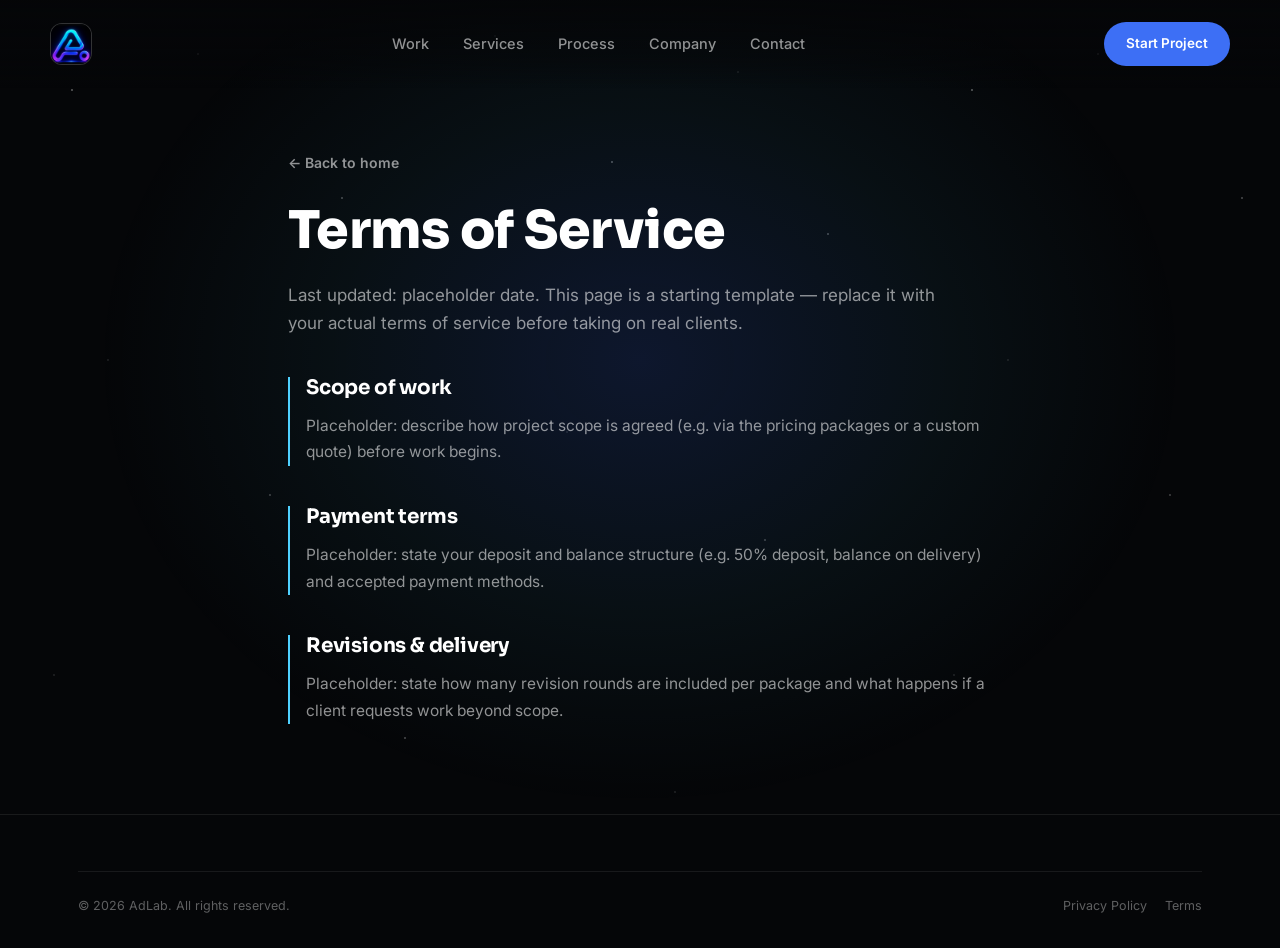
<file: terms.html>
<!DOCTYPE html>
<html lang="en">
<head>
<meta charset="UTF-8">
<meta name="viewport" content="width=device-width, initial-scale=1.0">
<title>Terms of Service — AdLab</title>
<link rel="stylesheet" href="style.css">
<link rel="icon" type="image/png" href="logo.png">
</head>
<body>
<header>
  <nav>
    <a href="index.html" class="brand" aria-label="AdLab home"><span class="logo"><img src="logo.png" alt="AdLab logo" style="width:100%;height:100%;object-fit:cover;border-radius:8px;"></span></a>
    <div class="navlinks" id="desktopLinks">
      <a href="index.html#work">Work</a>
      <a href="index.html#services">Services</a>
      <a href="index.html#process">Process</a>
      <a href="index.html#why">Company</a>
      <a href="index.html#contact">Contact</a>
    </div>
    <a href="index.html#contact" class="nav-cta">Start Project</a>
    <button class="navtoggle" id="navtoggle" aria-label="Open menu">☰</button>
  </nav>
</header>
<div class="drawer" id="drawer">
  <div class="drawer-top">
    <a href="index.html" class="brand" aria-label="AdLab home"><span class="logo"><img src="logo.png" alt="AdLab logo" style="width:100%;height:100%;object-fit:cover;border-radius:8px;"></span></a>
    <button class="drawer-close" id="drawerClose" aria-label="Close menu">✕</button>
  </div>
  <div class="drawer-links" id="drawerLinks">
    <a href="index.html#work">Work</a><a href="index.html#services">Services</a><a href="index.html#process">Process</a><a href="index.html#why">Company</a><a href="index.html#contact">Contact</a>
  </div>
  <div class="drawer-spacer"></div>
  <a href="index.html#contact" class="drawer-cta">Get Started</a>
</div>

<main>
<section class="cs-hero">
  <div class="wrap" style="max-width:760px;">
    <a href="index.html" class="back-link">← Back to home</a>
    <h1 class="cs-title" style="max-width:none;">Terms of Service</h1>
    <p class="cs-desc">Last updated: placeholder date. This page is a starting template — replace it with your actual terms of service before taking on real clients.</p>
    <div class="cs-block cs-editable" style="margin-top:40px;">
      <h3>Scope of work</h3>
      <p>Placeholder: describe how project scope is agreed (e.g. via the pricing packages or a custom quote) before work begins.</p>
    </div>
    <div class="cs-block cs-editable">
      <h3>Payment terms</h3>
      <p>Placeholder: state your deposit and balance structure (e.g. 50% deposit, balance on delivery) and accepted payment methods.</p>
    </div>
    <div class="cs-block cs-editable">
      <h3>Revisions &amp; delivery</h3>
      <p>Placeholder: state how many revision rounds are included per package and what happens if a client requests work beyond scope.</p>
    </div>
  </div>
</section>
</main>

<footer>
  <div class="wrap">
    <div class="foot-bottom">
      <div>© <span id="year"></span> AdLab. All rights reserved.</div>
      <div><a href="privacy.html">Privacy Policy</a><a href="terms.html">Terms</a></div>
    </div>
  </div>
</footer>
<a href="#" target="_blank" rel="noopener" class="wa-float" aria-label="Chat on WhatsApp" data-wa-link>💬</a>
<script src="main.js"></script>
</body>
</html>
</file>
<file: style.css>
@import url('https://fonts.googleapis.com/css2?family=Sora:wght@600;700;800&family=Inter:wght@400;500;600;700&display=swap');

  :root{
    --bg:#050608;
    --bg2:#0a0d14;
    --card:#0c0f17;
    --border: rgba(255,255,255,0.08);
    --border-strong: rgba(255,255,255,0.18);
    --ink:#ffffff;
    --muted: rgba(255,255,255,0.56);
    --muted2: rgba(255,255,255,0.36);
    --blue:#3d6ff5;
    --blue-dark:#2f56d1;
    --cyan:#4fd1ff;
    --violet:#8b5cf6;
    --grad: linear-gradient(100deg, var(--blue), var(--cyan));
    --logo-grad: linear-gradient(135deg, var(--blue), var(--violet));
    --maxw: 1180px;
    --r-lg: 20px;
    --r-md: 14px;
  }

  *{box-sizing:border-box; margin:0; padding:0;}
  html{scroll-behavior:smooth;}
  @media (prefers-reduced-motion: reduce){
    html{scroll-behavior:auto;}
    *{animation-duration:0.001ms !important; animation-iteration-count:1 !important; transition-duration:0.001ms !important;}
  }
  body{
    background:var(--bg);
    color:var(--ink);
    font-family:'Inter', sans-serif;
    line-height:1.6;
    -webkit-font-smoothing:antialiased;
    overflow-x:hidden;
    position:relative;
  }
  body::before{
    content:"";
    position:fixed; inset:0; z-index:0; pointer-events:none;
    background-image:
      radial-gradient(1.5px 1.5px at 8% 10%, rgba(255,255,255,0.5), transparent),
      radial-gradient(1px 1px at 22% 6%, rgba(255,255,255,0.3), transparent),
      radial-gradient(1.5px 1.5px at 38% 22%, rgba(255,255,255,0.4), transparent),
      radial-gradient(1px 1px at 55% 4%, rgba(255,255,255,0.3), transparent),
      radial-gradient(1.5px 1.5px at 68% 18%, rgba(255,255,255,0.45), transparent),
      radial-gradient(1px 1px at 82% 8%, rgba(255,255,255,0.3), transparent),
      radial-gradient(1.5px 1.5px at 92% 26%, rgba(255,255,255,0.4), transparent),
      radial-gradient(1px 1px at 12% 40%, rgba(255,255,255,0.28), transparent),
      radial-gradient(1.5px 1.5px at 30% 55%, rgba(255,255,255,0.35), transparent),
      radial-gradient(1px 1px at 63% 48%, rgba(255,255,255,0.3), transparent),
      radial-gradient(1.5px 1.5px at 85% 60%, rgba(255,255,255,0.35), transparent),
      radial-gradient(1px 1px at 6% 75%, rgba(255,255,255,0.3), transparent),
      radial-gradient(1.5px 1.5px at 45% 82%, rgba(255,255,255,0.4), transparent),
      radial-gradient(1px 1px at 75% 88%, rgba(255,255,255,0.3), transparent);
    background-repeat:repeat; background-size:900px 900px;
  }
  body::after{
    content:"";
    position:fixed; top:-10%; left:50%; transform:translateX(-50%);
    width:1100px; height:900px; z-index:0; pointer-events:none;
    background: radial-gradient(ellipse at center, rgba(61,111,245,0.16), rgba(79,209,255,0.05) 40%, transparent 70%);
  }
  h1,h2,h3,h4{
    font-family:'Sora', sans-serif;
    font-weight:700;
    letter-spacing:-0.01em;
    line-height:1.12;
  }
  a{color:inherit;}
  button{font-family:inherit;}
  img{max-width:100%; display:block;}
  .wrap{max-width:var(--maxw); margin:0 auto; padding:0 28px; position:relative; z-index:1;}
  section{padding:110px 0;}
  @media (max-width:720px){ section{padding:72px 0;} }
  .grad-text{ background:var(--grad); -webkit-background-clip:text; background-clip:text; color:transparent; }
  :focus-visible{ outline:2px solid var(--cyan); outline-offset:3px; border-radius:4px; }

  /* ---------- NAV: flat, floating, no pill container ---------- */
  header{
    position:fixed; top:0; left:0; right:0; z-index:100;
    padding:22px 28px;
    background:linear-gradient(to bottom, rgba(5,6,8,0.9), rgba(5,6,8,0.4) 70%, transparent);
  }
  nav{ max-width:var(--maxw); margin:0 auto; display:flex; align-items:center; justify-content:space-between;}
  .brand{ display:flex; align-items:center; text-decoration:none;}
  .brand .logo{
    width:42px; height:42px; border-radius:12px; background:#050608;
    border:1px solid var(--border-strong);
    display:flex; align-items:center; justify-content:center; overflow:hidden;
    font-family:'Sora',sans-serif; font-weight:800; font-size:17px;
  }
  .navlinks{display:flex; gap:34px; font-size:14.5px; font-weight:500;}
  .navlinks a{ text-decoration:none; color:var(--muted); transition:color .15s; padding:6px 0;}
  .navlinks a:hover{color:var(--ink);}
  .navlinks a.active{color:var(--cyan);}
  .nav-cta{ background:var(--blue); color:#fff; padding:11px 22px; border-radius:999px; font-weight:600; font-size:13.5px; text-decoration:none; white-space:nowrap; transition:background .15s;}
  .nav-cta:hover{background:var(--blue-dark);}
  .navtoggle{ background:none; border:1px solid var(--border-strong); border-radius:10px; width:42px; height:42px; font-size:19px; cursor:pointer; color:var(--ink); display:flex; align-items:center; justify-content:center;}
  @media (max-width:860px){ .navlinks, header .nav-cta{display:none;} }
  @media (min-width:861px){ .navtoggle{display:none;} }

  /* full screen mobile drawer, matches reference exactly */
  .drawer{
    position:fixed; inset:0; z-index:200; background:#050608;
    display:flex; flex-direction:column; padding:22px 28px 32px;
    transform:translateX(100%); transition:transform .25s ease;
  }
  .drawer.open{transform:translateX(0);}
  .drawer-top{display:flex; justify-content:space-between; align-items:center;}
  .drawer-close{ background:none; border:1px solid var(--border-strong); border-radius:10px; width:42px; height:42px; color:var(--ink); font-size:19px; cursor:pointer;}
  .drawer-links{display:flex; flex-direction:column; gap:6px; margin-top:44px;}
  .drawer-links a{
    text-decoration:none; color:var(--muted); font-family:'Sora',sans-serif; font-size:22px; font-weight:600;
    padding:16px 18px; border-radius:14px; transition:background .15s, color .15s;
  }
  .drawer-links a.active{ background:rgba(61,111,245,0.14); color:var(--cyan);}
  .drawer-spacer{flex:1;}
  .drawer-cta{ text-align:center; background:var(--blue); color:#fff; padding:17px; border-radius:999px; font-weight:700; text-decoration:none; font-size:15.5px;}

  /* ---------- HERO ---------- */
  .hero{padding-top:170px; padding-bottom:60px; text-align:center;}
  .hero-inner{max-width:900px; margin:0 auto;}
  .eyebrow-pill{
    display:inline-flex; align-items:center; gap:9px;
    border:1px solid rgba(61,111,245,0.4); background:rgba(61,111,245,0.08);
    border-radius:999px; padding:9px 20px; font-size:13.5px; color:rgba(190,210,255,0.85); margin-bottom:32px;
  }
  .eyebrow-pill .dot{width:6px; height:6px; border-radius:50%; background:var(--blue);}
  .hero h1{ font-size:clamp(36px, 7vw, 64px); font-weight:800;}
  .hero-sub{ font-size:18px; max-width:56ch; margin:28px auto 0; color:var(--muted); line-height:1.65;}
  .hero-cta-row{display:flex; gap:16px; margin-top:40px; flex-wrap:wrap; justify-content:center;}
  .btn-primary{
    background:var(--blue); color:#fff; padding:16px 30px; border-radius:999px;
    font-weight:700; font-size:15px; text-decoration:none; display:inline-block;
    box-shadow:0 0 44px rgba(61,111,245,0.4); border:none; cursor:pointer; transition:background .15s, transform .15s;
  }
  .btn-primary:hover{background:var(--blue-dark); transform:translateY(-1px);}
  .btn-ghost{
    border:1px solid var(--border-strong); color:var(--ink); padding:16px 30px; border-radius:999px;
    font-weight:600; font-size:15px; text-decoration:none; display:inline-block; background:transparent;
    transition:border-color .15s;
  }
  .btn-ghost:hover{border-color:rgba(255,255,255,0.4);}

  /* ---------- TRUST STRIP ---------- */
  .trust-strip{ text-align:center; border-top:1px solid var(--border); border-bottom:1px solid var(--border); padding:34px 0;}
  .trust-services{ font-family:'Sora',sans-serif; font-size:13px; letter-spacing:0.12em; color:var(--muted2); text-transform:uppercase;}
  .trust-line{ margin-top:10px; font-size:15px; color:var(--muted);}

  /* ---------- SECTION HEADS ---------- */
  .sec-head{margin-bottom:52px; text-align:center;}
  .sec-head h2{font-size:clamp(28px,3.8vw,42px); max-width:18ch; margin:0 auto; font-weight:700;}
  .sec-head p{max-width:52ch; color:var(--muted); font-size:16px; margin:14px auto 0;}
  .eyebrow{font-size:13px; font-weight:700; color:var(--cyan); text-transform:uppercase; letter-spacing:0.08em; margin-bottom:14px;}

  /* ---------- PROBLEM ---------- */
  .problem-grid{ display:grid; grid-template-columns:repeat(4,1fr); gap:16px;}
  @media (max-width:960px){ .problem-grid{grid-template-columns:repeat(2,1fr);} }
  @media (max-width:560px){ .problem-grid{grid-template-columns:1fr;} }
  .problem-card{ background:var(--card); border:1px solid var(--border); border-radius:var(--r-md); padding:22px 20px;}
  .problem-card .p-icon{ font-size:20px; margin-bottom:12px; opacity:0.85;}
  .problem-card p{font-size:14.5px; color:var(--muted);}

  /* ---------- SOLUTION ---------- */
  .solution-grid{ display:grid; grid-template-columns:repeat(4,1fr); gap:18px;}
  @media (max-width:900px){ .solution-grid{grid-template-columns:repeat(2,1fr);} }
  @media (max-width:560px){ .solution-grid{grid-template-columns:1fr;} }
  .sol-card{ background:var(--card); border:1px solid var(--border); border-radius:var(--r-lg); padding:28px 24px; position:relative; overflow:hidden;}
  .sol-card::before{ content:""; position:absolute; top:-40%; right:-40%; width:140px; height:140px; border-radius:50%; background:radial-gradient(circle, rgba(61,111,245,0.2), transparent 70%);}
  .sol-tag{ font-family:'Sora',sans-serif; font-weight:700; font-size:13px; color:var(--cyan); letter-spacing:0.06em; margin-bottom:14px;}
  .sol-items{list-style:none; font-size:14.5px; color:var(--muted); display:flex; flex-direction:column; gap:6px;}

  /* ---------- SERVICES ---------- */
  .svc-grid{display:grid; grid-template-columns:repeat(4,1fr); gap:16px;}
  @media (max-width:980px){ .svc-grid{grid-template-columns:repeat(2,1fr);} }
  @media (max-width:560px){ .svc-grid{grid-template-columns:1fr;} }
  .svc-card{ background:var(--card); border:1px solid var(--border); border-radius:var(--r-md); padding:26px 22px; transition:border-color .15s, transform .15s;}
  .svc-card:hover{ border-color:var(--border-strong); transform:translateY(-3px);}
  .svc-icon{ width:42px; height:42px; border-radius:11px; background:rgba(61,111,245,0.14); display:flex; align-items:center; justify-content:center; margin-bottom:18px; font-size:19px;}
  .svc-name{ font-family:'Sora',sans-serif; font-size:16.5px; font-weight:700; margin-bottom:8px;}
  .svc-value{ font-size:13.5px; color:var(--cyan); margin-bottom:12px;}
  .svc-caps{ list-style:none; font-size:13px; color:var(--muted); display:flex; flex-direction:column; gap:5px; margin-bottom:16px;}
  .svc-caps li::before{content:"— ";}
  .svc-link{ font-size:13.5px; font-weight:600; color:var(--ink); text-decoration:none; border-top:1px solid var(--border); display:block; padding-top:14px;}

  /* ---------- PORTFOLIO ---------- */
  .filter-row{ display:flex; gap:10px; justify-content:center; flex-wrap:wrap; margin-bottom:40px;}
  .filter-btn{ background:var(--card); border:1px solid var(--border); color:var(--muted); padding:9px 18px; border-radius:999px; font-size:13.5px; font-weight:600; cursor:pointer; transition:all .15s;}
  .filter-btn.active{ background:var(--blue); color:#fff; border-color:transparent;}
  .work-grid{ display:grid; grid-template-columns:repeat(3,1fr); gap:20px;}
  @media (max-width:980px){ .work-grid{grid-template-columns:repeat(2,1fr);} }
  @media (max-width:640px){ .work-grid{grid-template-columns:1fr;} }
  .work-card{ display:block; text-decoration:none; color:inherit; border:1px solid var(--border); border-radius:var(--r-md); overflow:hidden; background:var(--card); transition:opacity .2s, border-color .15s, transform .15s;}
  .work-card:hover{ border-color:var(--border-strong); transform:translateY(-3px);}
  .work-card.hidden{display:none;}
  .work-thumb{ aspect-ratio:16/10; display:flex; align-items:center; justify-content:center; position:relative; overflow:hidden;}
  .work-thumb .site-mockup{ width:100%; height:100%; display:flex; flex-direction:column;}
  .work-thumb .sm-body{ flex:1; display:flex; flex-direction:column; justify-content:center;}
  .demo-badge{ position:absolute; top:12px; left:12px; background:rgba(5,6,8,0.7); border:1px solid var(--border-strong); color:var(--ink); font-size:10.5px; font-weight:700; letter-spacing:0.06em; padding:5px 10px; border-radius:999px; text-transform:uppercase;}
  .work-thumb-label{ font-family:'Sora',sans-serif; font-weight:700; font-size:22px; color:rgba(255,255,255,0.45); text-transform:uppercase; letter-spacing:0.03em;}
  .work-body{padding:20px 22px 24px;}
  .work-industry{ font-size:11.5px; font-weight:700; color:var(--cyan); text-transform:uppercase; letter-spacing:0.05em;}
  .work-title{ font-family:'Sora',sans-serif; font-size:17.5px; font-weight:700; margin-top:10px;}
  .work-desc{font-size:14px; color:var(--muted); margin-top:8px;}
  .work-services{ font-size:12.5px; color:var(--muted2); margin-top:12px;}

  /* imagine section */
  .imagine{ text-align:center;}
  .imagine-mock{ max-width:820px; margin:48px auto 0; background:var(--card); border:1px solid var(--border); border-radius:18px; overflow:hidden; box-shadow:0 30px 80px rgba(0,0,0,0.5);}
  .imagine-topbar{ display:flex; align-items:center; gap:8px; padding:14px 18px; border-bottom:1px solid var(--border); font-size:12.5px; color:var(--muted2);}
  .imagine-topbar .dots{display:flex; gap:6px;}
  .imagine-topbar .dots span{width:8px; height:8px; border-radius:50%; background:rgba(255,255,255,0.15);}
  .imagine-body{ padding:50px 30px; background:linear-gradient(160deg, rgba(61,111,245,0.12), rgba(79,209,255,0.03));}
  .imagine-body .il{ height:14px; border-radius:5px; background:rgba(255,255,255,0.12); margin:0 auto 14px; }

  /* ---------- PROCESS ---------- */
  .process-row{ display:grid; grid-template-columns:repeat(4,1fr); gap:20px;}
  @media (max-width:860px){ .process-row{grid-template-columns:1fr; max-width:520px; margin:0 auto;} }
  .proc-card{ text-align:left; padding:26px 4px; border-top:2px solid var(--border-strong); position:relative;}
  .proc-num{ font-family:'Sora',sans-serif; font-weight:700; color:var(--cyan); font-size:14px; margin-bottom:14px;}
  .proc-title{ font-family:'Sora',sans-serif; font-weight:700; font-size:17.5px; margin-bottom:8px;}
  .proc-desc{ font-size:14px; color:var(--muted);}

  /* ---------- WHY US ---------- */
  .why-grid{ display:grid; grid-template-columns:repeat(5,1fr); gap:16px;}
  @media (max-width:980px){ .why-grid{grid-template-columns:repeat(2,1fr) ;} }
  @media (max-width:560px){ .why-grid{grid-template-columns:1fr;} }
  .why-card{ background:var(--card); border:1px solid var(--border); border-radius:var(--r-md); padding:24px 20px;}
  .why-title{ font-family:'Sora',sans-serif; font-weight:700; font-size:15px; margin-bottom:8px;}
  .why-desc{ font-size:13.5px; color:var(--muted);}

  /* ---------- PACKAGES ---------- */
  .pkg-grid{ display:grid; grid-template-columns:repeat(3,1fr); gap:20px;}
  @media (max-width:900px){ .pkg-grid{grid-template-columns:1fr; max-width:420px; margin:0 auto;} }
  .pkg-card{ background:var(--card); border:1px solid var(--border); border-radius:var(--r-lg); padding:32px 26px; display:flex; flex-direction:column; text-align:left;}
  .pkg-card.featured{ border:1px solid var(--blue); position:relative; box-shadow:0 0 50px rgba(61,111,245,0.15);}
  .pkg-badge{ position:absolute; top:-13px; left:26px; background:var(--blue); color:#fff; font-size:12px; font-weight:700; padding:5px 14px; border-radius:999px;}
  .pkg-tier{ font-size:13.5px; font-weight:700; color:var(--muted); text-transform:uppercase; letter-spacing:0.04em;}
  .pkg-card.featured .pkg-tier{color:var(--cyan);}
  .pkg-amt{ font-family:'Sora',sans-serif; font-size:32px; font-weight:800; margin-top:12px;}
  .pkg-desc{ font-size:14px; color:var(--muted); margin-top:10px;}
  .pkg-feat{ list-style:none; margin-top:22px; display:flex; flex-direction:column; gap:11px; flex-grow:1;}
  .pkg-feat li{ font-size:14px; padding-left:20px; position:relative; color:var(--muted);}
  .pkg-feat li::before{content:"—"; position:absolute; left:0; color:var(--cyan);}
  .pkg-cta{ margin-top:26px; text-align:center; padding:13px; border-radius:999px; font-weight:700; font-size:14px; text-decoration:none; border:1px solid var(--border-strong); color:var(--ink);}
  .pkg-card.featured .pkg-cta{ background:var(--blue); color:#fff; border:none;}

  /* ---------- CLOSING CTA ---------- */
  .closing{ text-align:center;}
  .closing h2{ font-size:clamp(30px,4.2vw,46px); max-width:16ch; margin:0 auto; font-weight:800;}
  .closing p{ max-width:52ch; margin:20px auto 0; color:var(--muted); font-size:16.5px;}

  /* ---------- CONTACT ---------- */
  .contact-grid{ display:grid; grid-template-columns:1fr 1fr; gap:56px; align-items:start;}
  @media (max-width:860px){ .contact-grid{grid-template-columns:1fr;} }
  .contact-left{ text-align:left;}
  .contact-list{ list-style:none; margin-top:24px; display:flex; flex-direction:column; gap:14px;}
  .contact-list li{ display:flex; gap:12px; align-items:flex-start; font-size:14.5px; color:var(--muted);}
  .contact-list .ico{ width:22px; height:22px; border-radius:50%; background:rgba(79,209,255,0.14); color:var(--cyan); flex-shrink:0; display:flex; align-items:center; justify-content:center; font-size:11.5px; font-weight:700;}
  form{ display:flex; flex-direction:column; gap:15px; background:var(--card); border:1px solid var(--border); border-radius:var(--r-lg); padding:28px; text-align:left;}
  .form-row{display:grid; grid-template-columns:1fr 1fr; gap:15px;}
  @media (max-width:480px){ .form-row{grid-template-columns:1fr;} }
  label{ font-size:12.5px; font-weight:600; color:var(--muted); display:block; margin-bottom:6px;}
  input, select, textarea{ font-family:'Inter',sans-serif; font-size:14.5px; padding:12px 14px; border:1px solid var(--border-strong); border-radius:10px; background:rgba(255,255,255,0.03); color:var(--ink); width:100%;}
  input::placeholder, textarea::placeholder{color:var(--muted2);}
  textarea{resize:vertical; min-height:90px;}
  .field{display:flex; flex-direction:column;}
  .submit-btn{ background:var(--blue); color:#fff; border:none; padding:14px; border-radius:999px; font-weight:700; font-size:14.5px; cursor:pointer; margin-top:4px; transition:background .15s;}
  .submit-btn:hover{background:var(--blue-dark);}
  .form-status{ font-size:13px; display:none; color:var(--cyan); line-height:1.5;}
  .invalid{border-color:#f87171 !important;}
  .err-msg{font-size:12px; color:#f87171; margin-top:5px; display:none;}

  /* ---------- FOOTER ---------- */
  footer{ border-top:1px solid var(--border); padding:56px 0 32px;}
  .foot-grid{ display:grid; grid-template-columns:2fr 1fr 1fr 1fr; gap:32px; margin-bottom:40px;}
  @media (max-width:760px){ .foot-grid{grid-template-columns:repeat(2,1fr);} }
  .foot-brand-desc{ font-size:13.5px; color:var(--muted); margin-top:14px; max-width:34ch;}
  .foot-col h4{ font-family:'Sora',sans-serif; font-size:13.5px; margin-bottom:14px; color:var(--ink);}
  .foot-col a{ display:block; font-size:13.5px; color:var(--muted); text-decoration:none; margin-bottom:10px;}
  .foot-disabled{ display:block; font-size:13.5px; color:var(--muted2); margin-bottom:10px; cursor:default;}
  .foot-bottom{ border-top:1px solid var(--border); padding-top:24px; display:flex; justify-content:space-between; flex-wrap:wrap; gap:14px; font-size:12.5px; color:var(--muted2);}
  .foot-bottom a{color:var(--muted2); text-decoration:none; margin-left:18px;}

  /* ---------- FLOATING WHATSAPP (mobile) ---------- */
  .wa-float{
    position:fixed; bottom:20px; right:20px; z-index:80;
    background:var(--blue); color:#fff; width:54px; height:54px; border-radius:50%;
    display:flex; align-items:center; justify-content:center; text-decoration:none;
    box-shadow:0 8px 30px rgba(61,111,245,0.45); font-size:22px;
  }
  @media (min-width:861px){ .wa-float{display:none;} }

  /* ---------- CASE STUDY PAGE ---------- */
  .cs-hero{padding-top:150px; padding-bottom:50px;}
  .back-link{ display:inline-flex; align-items:center; gap:8px; color:var(--muted); text-decoration:none; font-size:14px; font-weight:600; margin-bottom:28px;}
  .back-link:hover{color:var(--ink);}
  .cs-tag{ display:inline-block; font-size:12px; font-weight:700; color:var(--cyan); text-transform:uppercase; letter-spacing:0.06em; border:1px solid var(--border-strong); border-radius:999px; padding:6px 14px; margin-bottom:20px;}
  .cs-title{ font-size:clamp(32px,5.5vw,52px); font-weight:800; max-width:18ch;}
  .cs-desc{ font-size:17px; color:var(--muted); max-width:60ch; margin-top:20px; line-height:1.65;}
  .cs-meta-row{ display:flex; gap:28px; flex-wrap:wrap; margin-top:32px;}
  .cs-meta{ font-size:13px;}
  .cs-meta .k{ color:var(--muted2); text-transform:uppercase; letter-spacing:0.05em; font-size:11px; margin-bottom:4px;}
  .cs-meta .v{ font-weight:600;}

  .cs-visual-placeholder{
    aspect-ratio:16/9; border-radius:20px; border:2px dashed var(--border-strong);
    display:flex; flex-direction:column; align-items:center; justify-content:center; text-align:center;
    padding:30px; margin-top:48px;
  }
  .cs-visual-placeholder .cs-vp-icon{font-size:32px; margin-bottom:14px; opacity:0.6;}
  .cs-visual-placeholder .cs-vp-title{font-family:'Sora',sans-serif; font-weight:700; font-size:16px; color:var(--muted);}
  .cs-visual-placeholder .cs-vp-note{font-size:13px; color:var(--muted2); margin-top:8px; max-width:40ch;}

  /* ---------- SITE MOCKUP (fills placeholders with a realistic layout instead of empty space) ---------- */
  .site-mockup{ border-radius:16px; overflow:hidden; border:1px solid var(--border-strong); background:var(--card); margin-top:48px;}
  .site-mockup.sm-small{ margin-top:0; border-radius:0; border:none;}
  .sm-topbar{ display:flex; align-items:center; gap:10px; padding:12px 16px; background:rgba(255,255,255,0.03); border-bottom:1px solid var(--border);}
  .sm-dots{display:flex; gap:5px;}
  .sm-dots span{width:7px; height:7px; border-radius:50%; background:rgba(255,255,255,0.18); display:inline-block;}
  .sm-url{font-size:11.5px; color:var(--muted2); margin-left:4px;}
  .sm-body{ padding:26px;}
  .site-mockup.sm-small .sm-topbar{padding:8px 12px;}
  .site-mockup.sm-small .sm-dots span{width:5px; height:5px;}
  .site-mockup.sm-small .sm-url{font-size:9.5px;}
  .site-mockup.sm-small .sm-body{padding:16px;}
  .sm-nav-row{display:flex; align-items:center; justify-content:space-between; margin-bottom:22px;}
  .sm-logo-chip{width:22px; height:22px; border-radius:6px; background:rgba(255,255,255,0.2);}
  .sm-nav-links{display:flex; gap:10px;}
  .sm-nav-links span{width:24px; height:6px; border-radius:3px; background:rgba(255,255,255,0.16);}
  .sm-hero{ display:flex; flex-direction:column; align-items:flex-start; gap:9px; margin-bottom:20px;}
  .sm-line{height:9px; border-radius:4px; background:rgba(255,255,255,0.22);}
  .sm-line.dim{background:rgba(255,255,255,0.13);}
  .sm-btn{height:22px; width:78px; border-radius:999px; background:rgba(255,255,255,0.32); margin-top:6px;}
  .sm-grid3{display:grid; grid-template-columns:repeat(3,1fr); gap:10px;}
  .sm-grid3 div{aspect-ratio:1; border-radius:8px; background:rgba(255,255,255,0.14);}
  .site-mockup.sm-small .sm-nav-row{margin-bottom:12px;}
  .site-mockup.sm-small .sm-hero{gap:5px; margin-bottom:10px;}
  .site-mockup.sm-small .sm-line{height:5px;}
  .site-mockup.sm-small .sm-btn{height:12px; width:44px; margin-top:2px;}
  .site-mockup.sm-small .sm-grid3{gap:6px;}
  .site-mockup.sm-small .sm-nav-links span{width:14px; height:4px;}
  .site-mockup.sm-small .sm-logo-chip{width:14px; height:14px;}

  .cs-body-grid{ display:grid; grid-template-columns:2fr 1fr; gap:56px; align-items:start; margin-top:20px;}
  @media (max-width:860px){ .cs-body-grid{grid-template-columns:1fr;} }
  .cs-block{ margin-bottom:40px;}
  .cs-block h3{ font-size:20px; font-weight:700; margin-bottom:14px;}
  .cs-block p{ font-size:15.5px; color:var(--muted); line-height:1.7;}
  .cs-editable{ border-left:2px solid var(--cyan); padding-left:16px;}

  .cs-sidebar{ background:var(--card); border:1px solid var(--border); border-radius:var(--r-lg); padding:26px; position:sticky; top:110px;}
  .cs-sidebar h4{ font-family:'Sora',sans-serif; font-size:13px; text-transform:uppercase; letter-spacing:0.05em; color:var(--muted2); margin-bottom:16px;}
  .cs-tags{ display:flex; flex-wrap:wrap; gap:8px; margin-bottom:26px;}
  .cs-service-tag{ font-size:12.5px; border:1px solid var(--border-strong); border-radius:999px; padding:6px 12px; color:var(--muted);}
  .cs-result-box{ background:rgba(61,111,245,0.08); border:1px solid rgba(61,111,245,0.25); border-radius:12px; padding:16px; font-size:13.5px; color:var(--muted); margin-bottom:24px;}
  .cs-result-box strong{ color:var(--ink); display:block; margin-bottom:6px; font-size:13px;}

  .cs-nav-projects{ display:flex; justify-content:space-between; border-top:1px solid var(--border); margin-top:20px; padding-top:36px; gap:20px; flex-wrap:wrap;}
  .cs-nav-projects a{ text-decoration:none; color:var(--muted); font-size:14px; font-weight:600;}
  .cs-nav-projects a:hover{color:var(--ink);}
</file>
